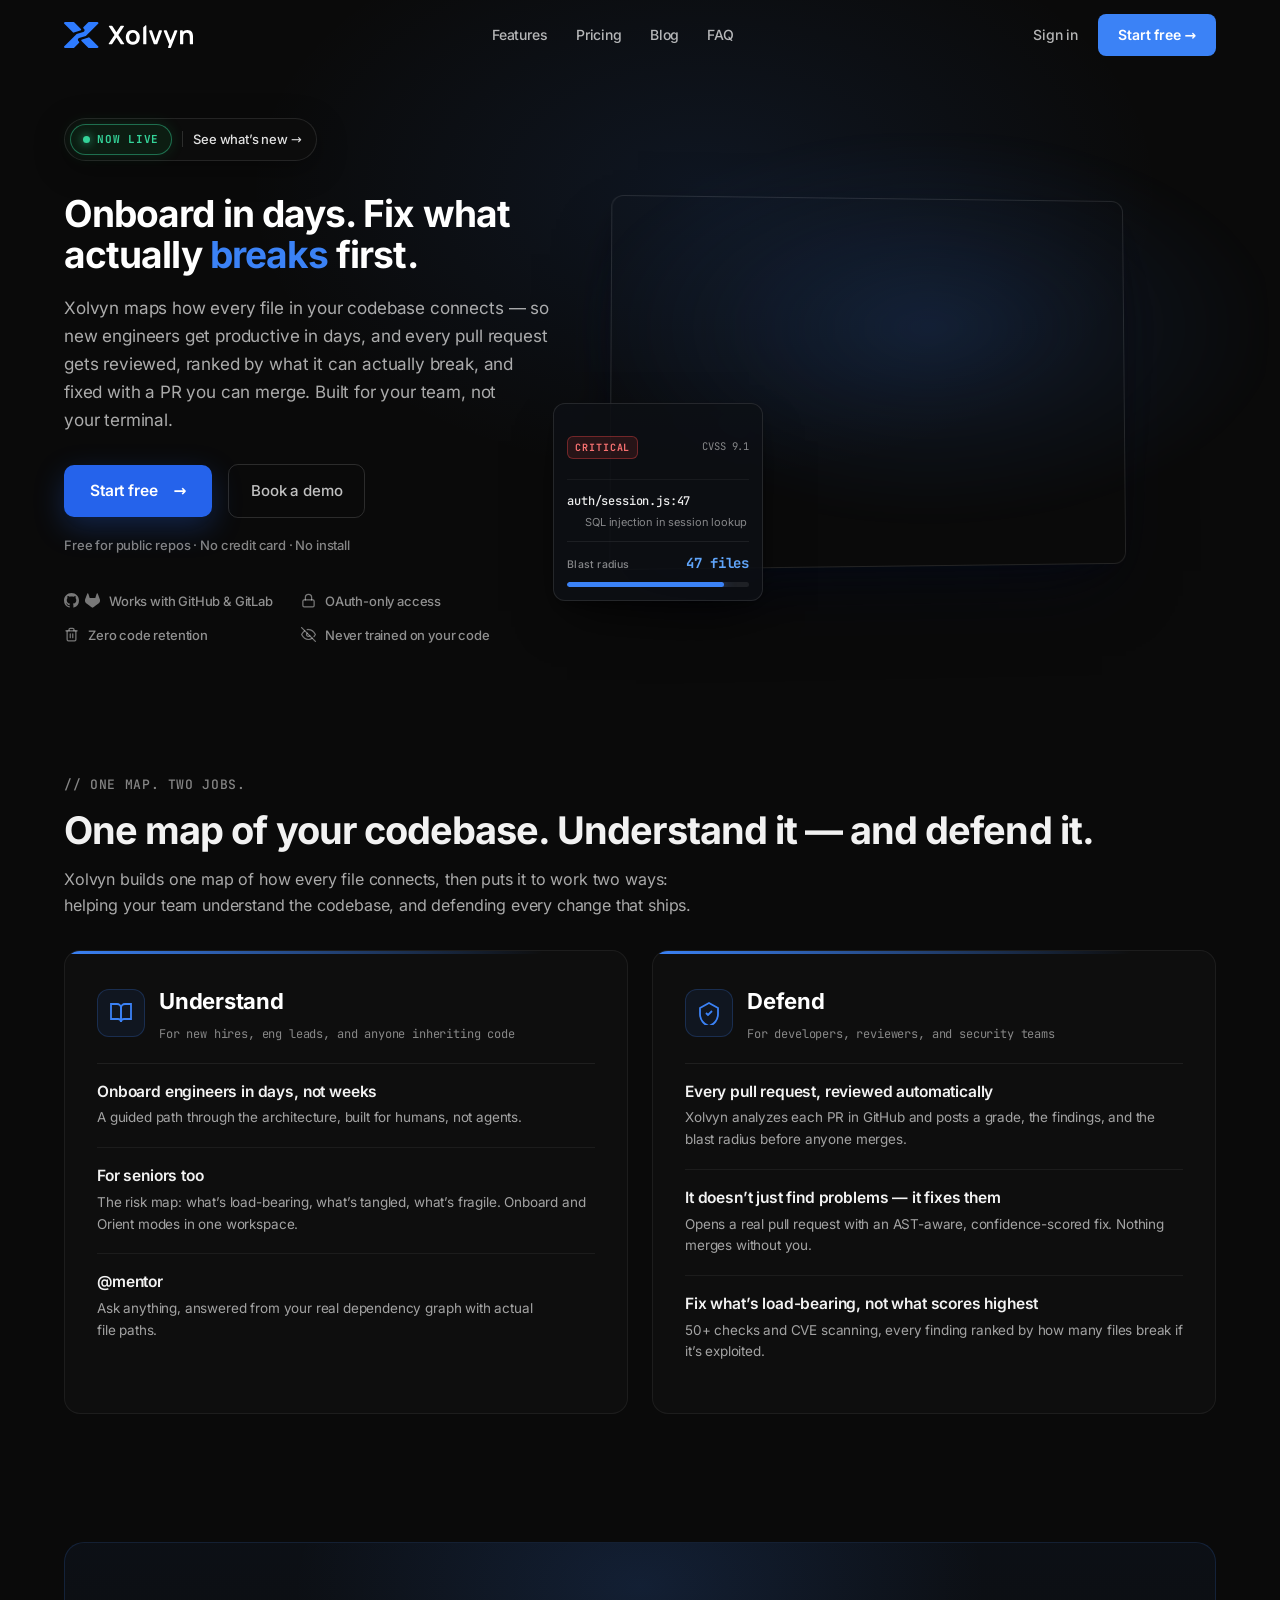
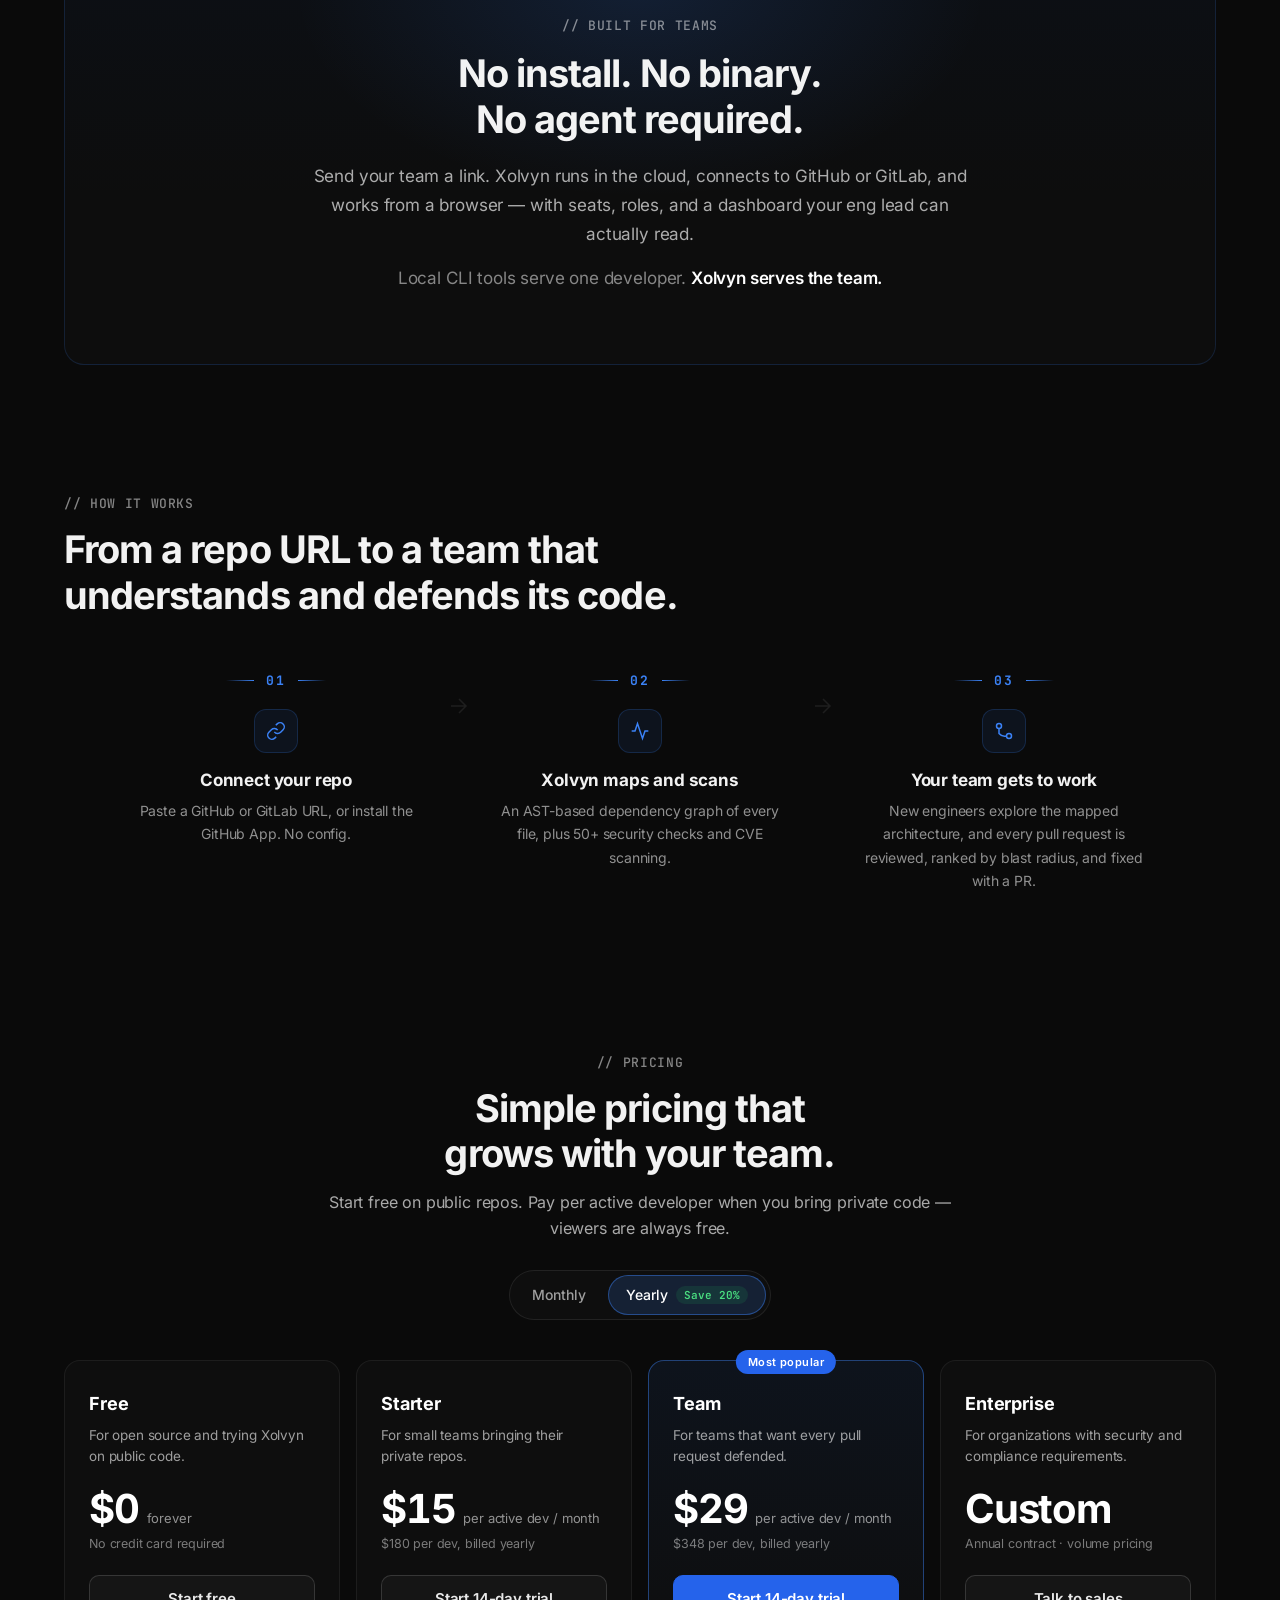
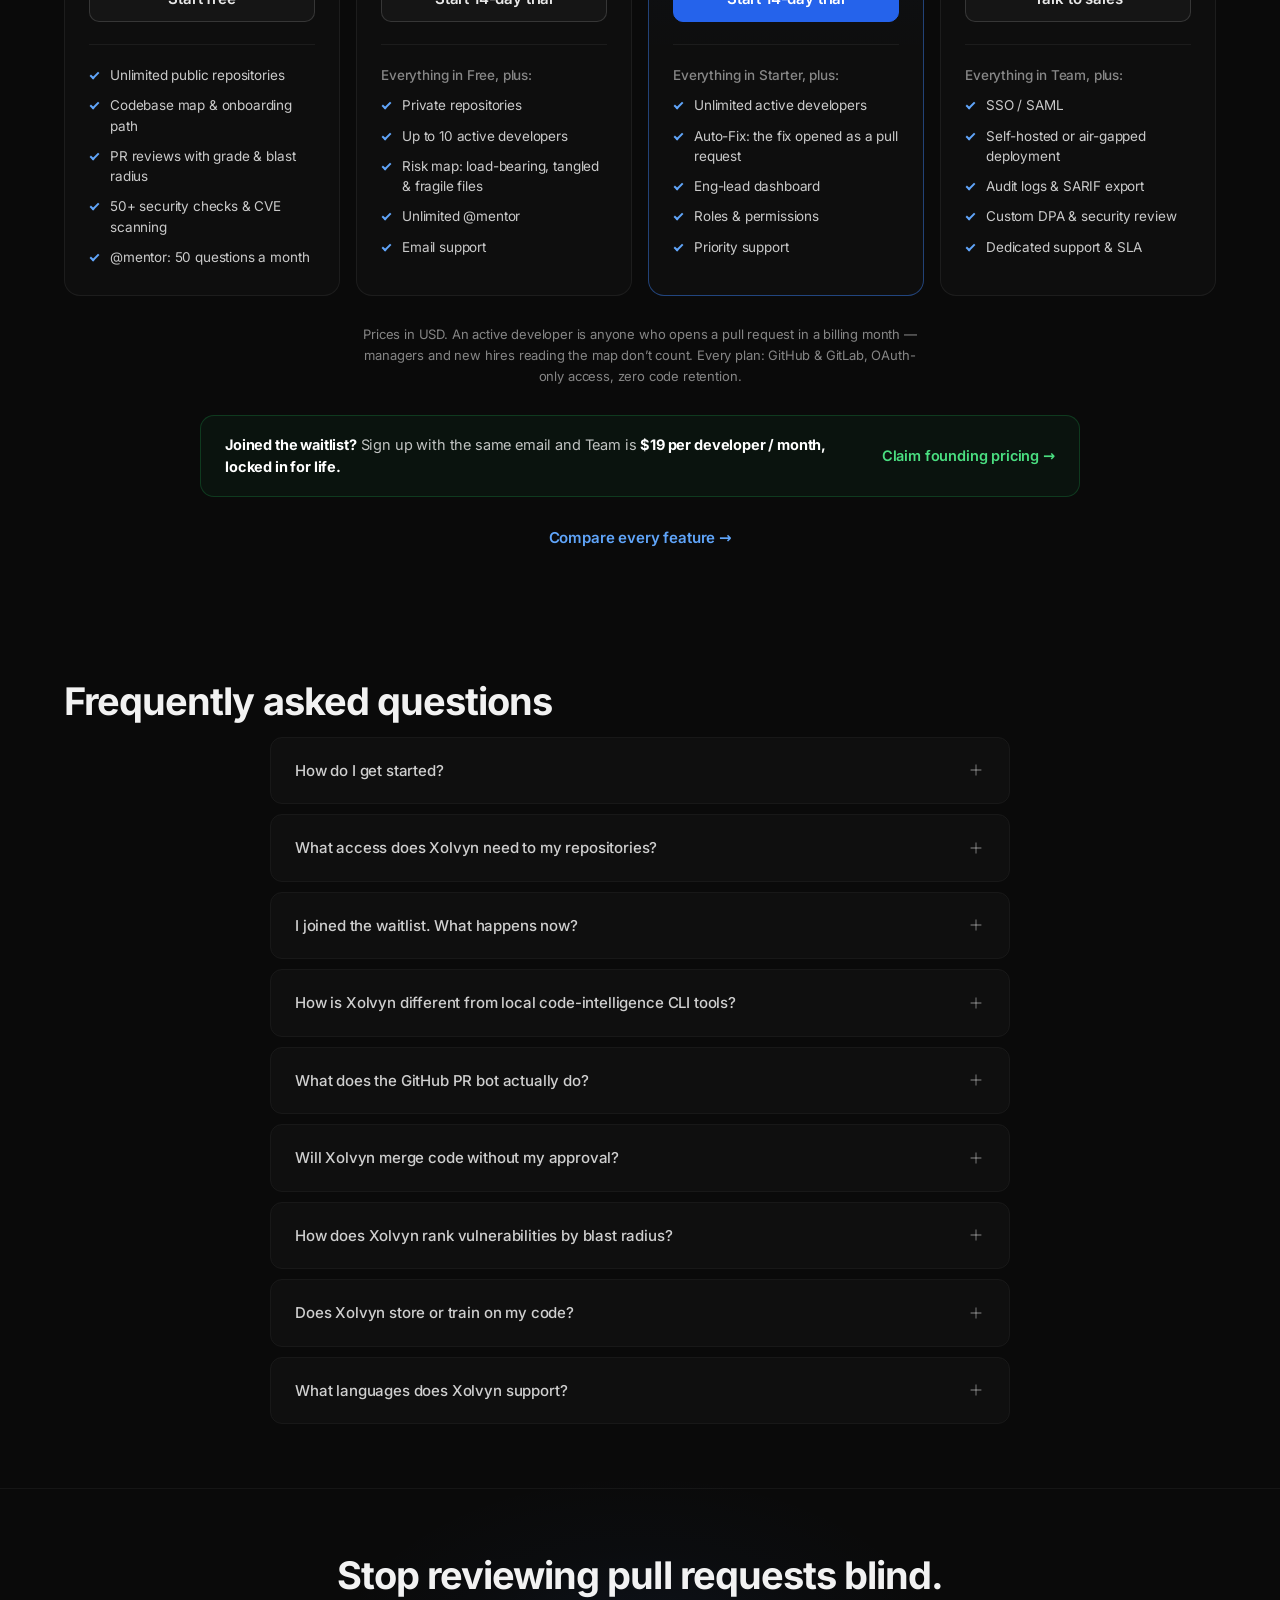
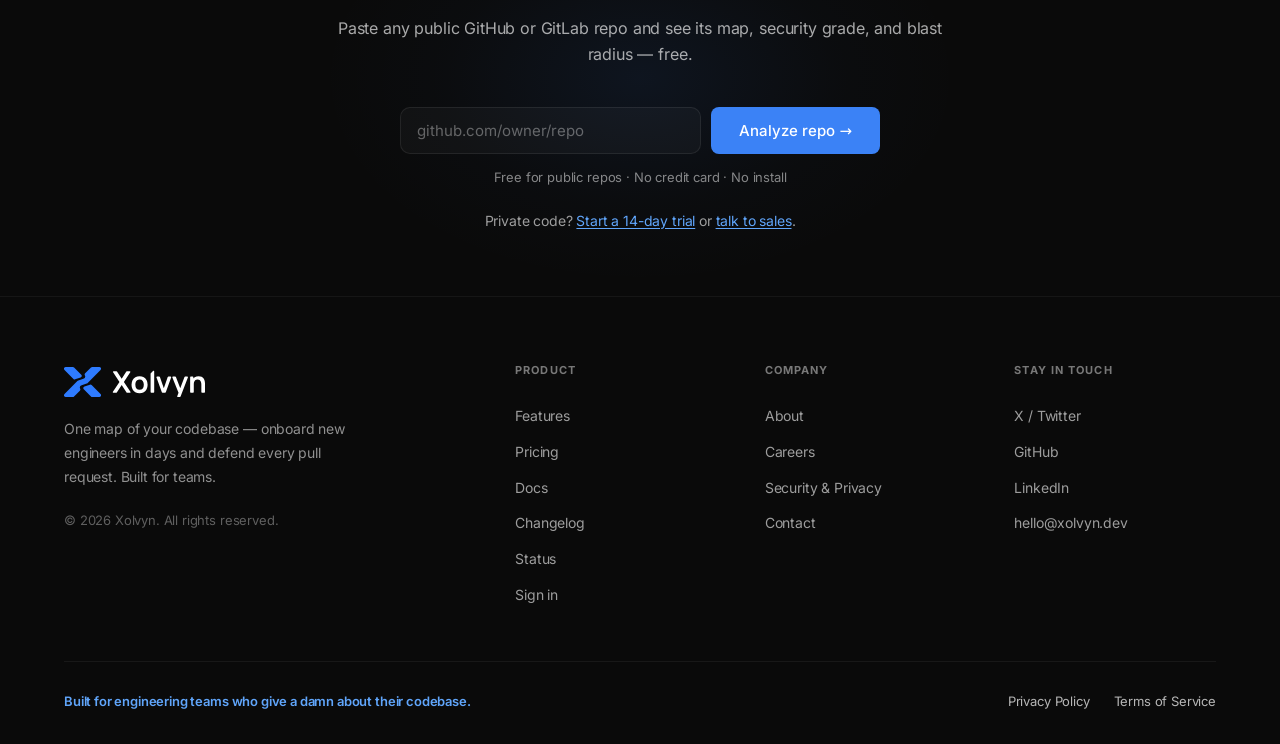
<file: index.html>
<!DOCTYPE html>
<html lang="en">
<head>
<meta charset="UTF-8">
<meta name="viewport" content="width=device-width,initial-scale=1.0,viewport-fit=cover">
<meta name="theme-color" content="#0A0A0A">
<meta name="apple-mobile-web-app-capable" content="yes">
<meta name="apple-mobile-web-app-status-bar-style" content="black-translucent">
<meta name="format-detection" content="telephone=no">
<meta name="robots" content="index,follow,max-image-preview:large">
<meta name="googlebot" content="index,follow">

<title>Xolvyn — Onboard in days. Fix what actually breaks first.</title>
<meta name="description" content="Xolvyn maps your codebase so engineers onboard in days, reviews every pull request, ranks findings by blast radius, and opens the fix as a PR. Built for teams.">
<meta name="author" content="Xolvyn">
<link rel="canonical" href="https://getxolvyn.com/">

<!-- Open Graph / Facebook -->
<meta property="og:type" content="website">
<meta property="og:url" content="https://getxolvyn.com/">
<meta property="og:title" content="Xolvyn — Onboard in days. Fix what actually breaks first.">
<meta property="og:description" content="Xolvyn maps your codebase so new engineers onboard in days — and reviews every pull request, ranking findings by blast radius and opening the fix as a PR. Built for teams.">
<meta property="og:image" content="https://getxolvyn.com/og-image.png">
<meta property="og:image:width" content="1200">
<meta property="og:image:height" content="630">
<meta property="og:image:type" content="image/png">
<meta property="og:image:alt" content="Xolvyn — onboard engineers in days and defend every pull request">
<meta property="og:locale" content="en_US">
<meta property="og:site_name" content="Xolvyn">

<!-- Twitter / X -->
<meta name="twitter:card" content="summary_large_image">
<meta name="twitter:site" content="@xolvyn">
<meta name="twitter:title" content="Xolvyn — Onboard in days. Fix what actually breaks first.">
<meta name="twitter:description" content="Xolvyn maps your codebase so new engineers onboard in days — and reviews every pull request, ranking findings by blast radius and opening the fix as a PR. Built for teams.">
<meta name="twitter:image" content="https://getxolvyn.com/og-image.png">
<meta name="twitter:image:alt" content="Xolvyn — onboard engineers in days and defend every pull request">

<!-- Favicons -->
<link rel="icon" href="/assets/brand/favicon-20261013.ico" sizes="any">
<link rel="icon" type="image/svg+xml" href="/assets/brand/xolvyn-icon-20261013.svg">
<link rel="apple-touch-icon" href="/assets/brand/apple-touch-icon-20261013.png">

<!-- Structured data — JSON-LD for Google rich results -->
<script type="application/ld+json">
{
  "@context": "https://schema.org",
  "@graph": [
    {
      "@type": "Organization",
      "@id": "https://getxolvyn.com/#organization",
      "name": "Xolvyn",
      "url": "https://getxolvyn.com/",
      "logo": {
        "@type": "ImageObject",
        "url": "https://getxolvyn.com/assets/brand/xolvyn-logo-dark-20261013.png",
        "width": 1024,
        "height": 217
      },
      "description": "Xolvyn is codebase intelligence built for engineering teams. From one map of your codebase it helps new engineers onboard in days, and reviews every pull request — ranking findings by blast radius and opening the fix as a pull request you merge. Built for your team, not your terminal.",
      "email": "hello@xolvyn.dev",
      "sameAs": [
        "https://x.com/xolvyn",
        "https://github.com/xolvyn",
        "https://www.linkedin.com/company/xolvyn"
      ]
    },
    {
      "@type": "WebSite",
      "@id": "https://getxolvyn.com/#website",
      "url": "https://getxolvyn.com/",
      "name": "Xolvyn",
      "publisher": { "@id": "https://getxolvyn.com/#organization" }
    },
    {
      "@type": "SoftwareApplication",
      "@id": "https://getxolvyn.com/#software",
      "name": "Xolvyn",
      "applicationCategory": "DeveloperApplication",
      "applicationSubCategory": "Security",
      "operatingSystem": "Web",
      "featureList": [
        "AST-based dependency graph mapping",
        "Guided onboarding workspace for new engineers",
        "@mentor codebase-grounded AI assistant",
        "Automated pull request review in GitHub",
        "Blast-radius vulnerability ranking",
        "Auto-fix pull requests for human review",
        "50+ vulnerability classes and CVE scanning",
        "Team dashboard with seats and roles",
        "GitHub and GitLab integration"
      ],
      "description": "Xolvyn is codebase intelligence built for engineering teams, powered by one AST-based map of your codebase. Understand: new engineers get a guided path through the architecture and @mentor answers grounded in your real dependency graph. Defend: every pull request is reviewed in GitHub, findings ranked by blast radius (how many files depend on the affected code), and the fix opened as a pull request for human review. Hosted, in the browser — no install or agent required.",
      "url": "https://getxolvyn.com/",
      "offers": {
        "@type": "AggregateOffer",
        "priceCurrency": "USD",
        "lowPrice": "0",
        "highPrice": "36",
        "offerCount": "4",
        "url": "https://getxolvyn.com/pricing"
      },
      "publisher": { "@id": "https://getxolvyn.com/#organization" }
    },
    {
      "@type": "FAQPage",
      "@id": "https://getxolvyn.com/#faq",
      "mainEntity": [
        {
          "@type": "Question",
          "name": "How do I get started?",
          "acceptedAnswer": {
            "@type": "Answer",
            "text": "Sign up at xolvyn.dev with GitHub or GitLab, pick a repository, and Xolvyn maps it and posts its first review in minutes. Public repositories are free forever; Starter and Team include a 14-day trial on private code."
          }
        },
        {
          "@type": "Question",
          "name": "What access does Xolvyn need to my repositories?",
          "acceptedAnswer": {
            "@type": "Answer",
            "text": "Xolvyn signs in with GitHub or GitLab OAuth and only works on the repositories you choose to connect. You can disconnect a repository, or your whole account, at any time."
          }
        },
        {
          "@type": "Question",
          "name": "I joined the waitlist. What happens now?",
          "acceptedAnswer": {
            "@type": "Answer",
            "text": "Sign up with the same email address you used for the waitlist. Founding pricing — Team at $19 per active developer per month, locked in for life — applies to your workspace."
          }
        },
        {
          "@type": "Question",
          "name": "How is Xolvyn different from local code-intelligence CLI tools?",
          "acceptedAnswer": {
            "@type": "Answer",
            "text": "Those tools make one developer’s AI agent smarter on their own machine. Xolvyn is built for the team: a workspace humans read, reviews posted right in your pull requests, seats, and a dashboard your eng lead can actually read. No install, no binary, no agent required."
          }
        },
        {
          "@type": "Question",
          "name": "What does the GitHub PR bot actually do?",
          "acceptedAnswer": {
            "@type": "Answer",
            "text": "On every pull request, Xolvyn analyzes the diff against your full dependency graph and posts a comment with a grade, the security findings, and the blast radius — what depends on what you changed, and what breaks if it ships."
          }
        },
        {
          "@type": "Question",
          "name": "Will Xolvyn merge code without my approval?",
          "acceptedAnswer": {
            "@type": "Answer",
            "text": "Never. Auto-fix opens a pull request for you to review — nothing merges without a human approving it."
          }
        },
        {
          "@type": "Question",
          "name": "How does Xolvyn rank vulnerabilities by blast radius?",
          "acceptedAnswer": {
            "@type": "Answer",
            "text": "Xolvyn builds an AST-based dependency graph, then scores each finding by how many files depend on the affected file. A medium-severity issue on a file 47 others rely on can outrank a critical issue on an isolated file — so you fix what can actually break your system first."
          }
        },
        {
          "@type": "Question",
          "name": "Does Xolvyn store or train on my code?",
          "acceptedAnswer": {
            "@type": "Answer",
            "text": "No. Xolvyn shallow-clones your repository, analyzes it in memory, and deletes it immediately. Access is OAuth-only, and your code is never used to train any model."
          }
        },
        {
          "@type": "Question",
          "name": "What languages does Xolvyn support?",
          "acceptedAnswer": {
            "@type": "Answer",
            "text": "AST-based dependency mapping covers TypeScript, JavaScript, Python, Go, and Java. Security scanning runs across your whole repository, including config and infrastructure files."
          }
        }
      ]
    }
  ]
}
</script>
<!-- Self-hosted fonts (same-origin), preloaded -->
<link rel="preload" href="/fonts/inter-variable.woff2" as="font" type="font/woff2" crossorigin>
<link rel="preload" href="/fonts/jetbrains-mono-variable.woff2" as="font" type="font/woff2" crossorigin>
<link rel="stylesheet" href="/styles.css">
<script>document.documentElement.classList.add('js')</script>
</head>
<body>
<a class="skip-link" href="#main-content">Skip to content</a>

<!-- NAV -->
<nav class="navbar" id="navbar">
  <div class="container nav-inner">
    <a href="/" onclick="if(location.pathname==='/'){event.preventDefault();window.scrollTo({top:0,behavior:'smooth'})}" class="nav-logo" aria-label="Xolvyn — home">
      <img src="/assets/brand/xolvyn-logo-dark-small-20261013.svg" alt="" aria-hidden="true" class="nav-logo-img" width="356" height="72">
    </a>
    <div class="nav-links">
      <a href="#features">Features</a>
      <a href="#pricing">Pricing</a>
      <a href="/blog">Blog</a>
      <a href="#faq">FAQ</a>
    </div>
    <!-- PLACEHOLDER URLS: xolvyn.dev/login and xolvyn.dev/signup — confirm before launch -->
    <div class="nav-cta">
      <a href="https://xolvyn.dev/login" class="nav-signin">Sign in</a>
      <a href="https://xolvyn.dev/signup?ref=nav" class="btn btn-primary btn-nav">Start free &rarr;</a>
    </div>
    <button class="hamburger" aria-label="Menu" id="hamburger-btn">
      <span></span><span></span><span></span>
    </button>
  </div>
</nav>

<div class="mobile-menu" id="mobile-menu">
  <a href="#features">Features</a>
  <a href="#pricing">Pricing</a>
  <a href="/blog">Blog</a>
  <a href="#faq">FAQ</a>
  <a href="https://xolvyn.dev/login">Sign in</a>
  <a href="https://xolvyn.dev/signup?ref=nav" class="mobile-cta">Start free &rarr;</a>
</div>

<main id="main-content" tabindex="-1">

<!-- HERO - split layout: copy left, framed product shot right (single visible H1) -->
<section class="lp-hero" aria-labelledby="hero-title">
  <div class="lp-hero-glow" aria-hidden="true"></div>
  <div class="container lp-hero-inner">

    <div class="lp-hero-copy">

      <div class="hero-pill">
        <span class="hero-pill-beta">
          <span class="hero-pill-dot"></span>
          Now live
        </span>
        <span class="hero-pill-sep" aria-hidden="true"></span>
        <a href="https://xolvyn.dev/changelog" class="hero-pill-launch">See what&rsquo;s new &rarr;</a>
      </div>

      <h1 class="lp-hero-title" id="hero-title">Onboard in days. Fix what actually <span class="lp-hero-em">breaks</span> first.</h1>

      <p class="lp-hero-sub">Xolvyn maps how every file in your codebase connects &mdash; so new engineers get productive in days, and every pull request gets reviewed, ranked by what it can actually break, and fixed with a PR you can merge. Built for your team, not your terminal.</p>

      <div class="lp-hero-cta">
        <a href="https://xolvyn.dev/signup?ref=hero" class="btn btn-primary lp-hero-cta-primary">Start free<span class="lp-hero-arrow" aria-hidden="true">&rarr;</span></a>
        <a href="mailto:hello@xolvyn.dev?subject=Xolvyn%20demo" class="btn btn-ghost lp-hero-cta-ghost">Book a demo</a>
      </div>

      <p class="lp-hero-micro">Free for public repos &middot; No credit card &middot; No install</p>

    </div>

    <figure class="lp-hero-shot">
      <div class="lp-hero-shot-glow" aria-hidden="true"></div>
      <div class="lp-hero-frame">
        <picture>
          <source media="(max-width: 767px)" srcset="/assets/hero-product-mobile.webp" width="668" height="478">
          <img class="lp-hero-shot-img" src="/assets/hero-product.webp" width="1026" height="806" loading="eager" fetchpriority="high" decoding="async" alt="Xolvyn onboarding view &mdash; a 'Where do I start?' panel listing the files to read first, with the demo-app repository and its A 96/100 security grade.">
        </picture>
      </div>
      <div class="lp-hero-finding" aria-hidden="true">
        <div class="finding-row">
          <span class="finding-sev">Critical</span>
          <span class="finding-cvss">CVSS 9.1</span>
        </div>
        <p class="finding-file">auth/session.js:47</p>
        <p class="finding-desc">SQL injection in session lookup</p>
        <div class="finding-blast">
          <div class="finding-blast-top">
            <span class="finding-blast-label">Blast radius</span>
            <span class="finding-blast-count">47 files</span>
          </div>
          <div class="finding-blast-track"><span class="finding-blast-fill"></span></div>
        </div>
      </div>
    </figure>

    <ul class="lp-hero-trust" aria-label="Security, privacy, and compatibility">
      <li>
        <span class="lp-hero-trust-icon lp-hero-trust-logos">
          <svg viewBox="0 0 16 16" fill="currentColor" aria-hidden="true"><path d="M8 0c4.42 0 8 3.58 8 8a8.013 8.013 0 0 1-5.45 7.59c-.4.08-.55-.17-.55-.38 0-.27.01-1.13.01-2.2 0-.75-.25-1.23-.54-1.48 1.78-.2 3.65-.88 3.65-3.95 0-.88-.31-1.59-.82-2.15.08-.2.36-1.02-.08-2.12 0 0-.67-.22-2.2.82-.64-.18-1.32-.27-2-.27-.68 0-1.36.09-2 .27-1.53-1.03-2.2-.82-2.2-.82-.44 1.1-.16 1.92-.08 2.12-.51.56-.82 1.28-.82 2.15 0 3.06 1.86 3.75 3.64 3.95-.23.2-.44.55-.51 1.07-.46.21-1.61.55-2.33-.66-.15-.24-.6-.83-1.23-.82-.67.01-.27.38.01.53.34.19.73.9.82 1.13.16.45.68 1.31 2.69.94 0 .67.01 1.3.01 1.49 0 .21-.15.45-.55.38A7.995 7.995 0 0 1 0 8c0-4.42 3.58-8 8-8Z"/></svg>
          <svg viewBox="0 0 24 24" fill="currentColor" aria-hidden="true"><path d="m23.6 9.59-.03-.08-3.27-8.54a.85.85 0 0 0-.84-.55.88.88 0 0 0-.5.18.87.87 0 0 0-.29.45l-2.2 6.75H7.54l-2.2-6.75a.86.86 0 0 0-.29-.45.87.87 0 0 0-.5-.18.85.85 0 0 0-.83.55L.44 9.51l-.03.08a6.07 6.07 0 0 0 2.01 7.02l.01.01.03.02 4.98 3.73 2.46 1.86 1.5 1.13a1.01 1.01 0 0 0 1.22 0l1.5-1.13 2.46-1.86 5.01-3.75.01-.01a6.07 6.07 0 0 0 2-7.01Z"/></svg>
        </span>
        <span>Works with GitHub &amp; GitLab</span>
      </li>
      <li>
        <span class="lp-hero-trust-icon"><svg viewBox="0 0 24 24" fill="none" stroke="currentColor" stroke-width="2" stroke-linecap="round" stroke-linejoin="round" aria-hidden="true"><rect x="3" y="11" width="18" height="11" rx="2"/><path d="M7 11V7a5 5 0 0 1 10 0v4"/></svg></span>
        <span>OAuth-only access</span>
      </li>
      <li>
        <span class="lp-hero-trust-icon"><svg viewBox="0 0 24 24" fill="none" stroke="currentColor" stroke-width="2" stroke-linecap="round" stroke-linejoin="round" aria-hidden="true"><polyline points="3 6 5 6 21 6"/><path d="M19 6v14a2 2 0 0 1-2 2H7a2 2 0 0 1-2-2V6m3 0V4a2 2 0 0 1 2-2h4a2 2 0 0 1 2 2v2"/><line x1="10" y1="11" x2="10" y2="17"/><line x1="14" y1="11" x2="14" y2="17"/></svg></span>
        <span>Zero code retention</span>
      </li>
      <li>
        <span class="lp-hero-trust-icon"><svg viewBox="0 0 24 24" fill="none" stroke="currentColor" stroke-width="2" stroke-linecap="round" stroke-linejoin="round" aria-hidden="true"><path d="M17.94 17.94A10.07 10.07 0 0 1 12 20c-7 0-11-8-11-8a18.45 18.45 0 0 1 5.06-5.94M9.9 4.24A9.12 9.12 0 0 1 12 4c7 0 11 8 11 8a18.5 18.5 0 0 1-2.16 3.19m-6.72-1.07a3 3 0 1 1-4.24-4.24"/><line x1="1" y1="1" x2="23" y2="23"/></svg></span>
        <span>Never trained on your code</span>
      </li>
    </ul>

  </div>
</section>

<!-- ===== SECTION 4 — WHAT XOLVYN DOES ===== -->
<section class="section section--lg" id="features" aria-labelledby="cap-heading">
  <div class="container">
    <div class="section-label fade-up">// ONE MAP. TWO JOBS.</div>
    <h2 class="section-title fade-up" id="cap-heading">One map of your codebase. Understand it &mdash; and defend it.</h2>
    <p class="section-sub fade-up">Xolvyn builds one map of how every file connects, then puts it to work two ways: helping your team understand the codebase, and defending every change that ships.</p>

    <div class="pillars fade-up">

      <!-- PILLAR 1 — UNDERSTAND -->
      <article class="pillar" style="--pillar:#3B82F6" aria-labelledby="pillar-understand">
        <header class="pillar-head">
          <span class="pillar-icon" style="background:rgba(59,130,246,0.08);border-color:rgba(59,130,246,0.22)" aria-hidden="true">
            <svg width="24" height="24" viewBox="0 0 24 24" fill="none" stroke="#3B82F6" stroke-width="1.8"><path d="M2 3h6a4 4 0 0 1 4 4v14a3 3 0 0 0-3-3H2z"/><path d="M22 3h-6a4 4 0 0 0-4 4v14a3 3 0 0 1 3-3h7z"/></svg>
          </span>
          <div>
            <h3 class="pillar-name" id="pillar-understand">Understand</h3>
            <p class="pillar-tag">For new hires, eng leads, and anyone inheriting code</p>
          </div>
        </header>
        <ul class="pillar-list">
          <li class="pillar-item">
            <h4>Onboard engineers in days, not weeks</h4>
            <p>A guided path through the architecture, built for humans, not agents.</p>
          </li>
          <li class="pillar-item">
            <h4>For seniors too</h4>
            <p>The risk map: what&rsquo;s load-bearing, what&rsquo;s tangled, what&rsquo;s fragile. Onboard and Orient modes in one workspace.</p>
          </li>
          <li class="pillar-item">
            <h4>@mentor</h4>
            <p>Ask anything, answered from your real dependency graph with actual file paths.</p>
          </li>
        </ul>
      </article>

      <!-- PILLAR 2 — DEFEND -->
      <article class="pillar" style="--pillar:#3B82F6" aria-labelledby="pillar-defend">
        <header class="pillar-head">
          <span class="pillar-icon" style="background:rgba(59,130,246,0.08);border-color:rgba(59,130,246,0.22)" aria-hidden="true">
            <svg width="24" height="24" viewBox="0 0 24 24" fill="none" stroke="#3B82F6" stroke-width="1.8"><path d="M12 2L3 7v6c0 5.55 3.84 10.74 9 12 5.16-1.26 9-6.45 9-12V7l-9-5z"/><path d="M9 12l2 2 4-4"/></svg>
          </span>
          <div>
            <h3 class="pillar-name" id="pillar-defend">Defend</h3>
            <p class="pillar-tag">For developers, reviewers, and security teams</p>
          </div>
        </header>
        <ul class="pillar-list">
          <li class="pillar-item">
            <h4>Every pull request, reviewed automatically</h4>
            <p>Xolvyn analyzes each PR in GitHub and posts a grade, the findings, and the blast radius before anyone merges.</p>
          </li>
          <li class="pillar-item">
            <h4>It doesn&rsquo;t just find problems &mdash; it fixes them</h4>
            <p>Opens a real pull request with an AST-aware, confidence-scored fix. Nothing merges without you.</p>
          </li>
          <li class="pillar-item">
            <h4>Fix what&rsquo;s load-bearing, not what scores highest</h4>
            <p>50+ checks and CVE scanning, every finding ranked by how many files break if it&rsquo;s exploited.</p>
          </li>
        </ul>
      </article>

    </div>
  </div>
</section>

<!-- ===== BUILT FOR TEAMS — the competitive line in the sand ===== -->
<section class="section section--lg" aria-labelledby="teams-heading">
  <div class="container">
    <div class="teams-band fade-up">
      <div class="teams-glow" aria-hidden="true"></div>
      <div class="section-label">// BUILT FOR TEAMS</div>
      <h2 class="section-title teams-title" id="teams-heading">No install. No binary.<br>No agent required.</h2>
      <p class="teams-body">Send your team a link. Xolvyn runs in the cloud, connects to GitHub or GitLab, and works from a browser &mdash; with seats, roles, and a dashboard your eng lead can actually read.</p>
      <p class="teams-kicker">Local CLI tools serve one developer. <strong>Xolvyn serves the team.</strong></p>
    </div>
  </div>
</section>

<!-- ===== HOW IT WORKS ===== -->
<section class="section section--lg" id="how-it-works" aria-labelledby="hiw-heading">
  <div class="container">
    <div class="section-label fade-up">// HOW IT WORKS</div>
    <h2 class="section-title fade-up" id="hiw-heading">From a repo URL to a team that understands and defends its code.</h2>

    <div class="hiw-steps fade-up">

      <div class="hiw-step" style="--accent:#3B82F6">
        <span class="hiw-num">01</span>
        <div class="hiw-icon" style="background:rgba(59,130,246,0.08);border-color:rgba(59,130,246,0.2)" aria-hidden="true">
          <svg width="20" height="20" viewBox="0 0 24 24" fill="none" stroke="#3B82F6" stroke-width="1.8"><path d="M10 13a5 5 0 0 0 7.54.54l3-3a5 5 0 0 0-7.07-7.07l-1.72 1.71"/><path d="M14 11a5 5 0 0 0-7.54-.54l-3 3a5 5 0 0 0 7.07 7.07l1.71-1.71"/></svg>
        </div>
        <h3>Connect your repo</h3>
        <p>Paste a GitHub or GitLab URL, or install the GitHub App. No config.</p>
      </div>

      <div class="hiw-connector" aria-hidden="true">
        <svg width="24" height="24" viewBox="0 0 24 24" fill="none" stroke="rgba(255,255,255,0.12)" stroke-width="1.5"><path d="M5 12h14M13 5l7 7-7 7"/></svg>
      </div>

      <div class="hiw-step" style="--accent:#3B82F6">
        <span class="hiw-num">02</span>
        <div class="hiw-icon" style="background:rgba(59,130,246,0.08);border-color:rgba(59,130,246,0.2)" aria-hidden="true">
          <svg width="20" height="20" viewBox="0 0 24 24" fill="none" stroke="#3B82F6" stroke-width="1.8"><polyline points="22 12 18 12 15 21 9 3 6 12 2 12"/></svg>
        </div>
        <h3>Xolvyn maps and scans</h3>
        <p>An AST-based dependency graph of every file, plus 50+ security checks and CVE scanning.</p>
      </div>

      <div class="hiw-connector" aria-hidden="true">
        <svg width="24" height="24" viewBox="0 0 24 24" fill="none" stroke="rgba(255,255,255,0.12)" stroke-width="1.5"><path d="M5 12h14M13 5l7 7-7 7"/></svg>
      </div>

      <div class="hiw-step" style="--accent:#3B82F6">
        <span class="hiw-num">03</span>
        <div class="hiw-icon" style="background:rgba(59,130,246,0.08);border-color:rgba(59,130,246,0.2)" aria-hidden="true">
          <svg width="20" height="20" viewBox="0 0 24 24" fill="none" stroke="#3B82F6" stroke-width="1.8"><circle cx="18" cy="18" r="3"/><circle cx="6" cy="6" r="3"/><path d="M6 9v6a9 9 0 0 0 9 3"/></svg>
        </div>
        <h3>Your team gets to work</h3>
        <p>New engineers explore the mapped architecture, and every pull request is reviewed, ranked by blast radius, and fixed with a PR.</p>
      </div>

    </div>
  </div>
</section>

<!-- ===== PRICING ===== -->
<!-- PLACEHOLDER URLS: the app on xolvyn.dev isn't live yet. Every
     "https://xolvyn.dev/signup?plan=…" link here and on /pricing is a
     placeholder — confirm the real signup URLs before launch. Plan cards are
     duplicated in pricing.html; keep the two in sync. -->
<section class="section section--lg" id="pricing" aria-labelledby="pricing-heading">
  <div class="container">
    <div class="pricing-head fade-up">
      <div class="section-label">// PRICING</div>
      <h2 class="section-title" id="pricing-heading">Simple pricing that grows with your team.</h2>
      <p class="section-sub">Start free on public repos. Pay per active developer when you bring private code &mdash; viewers are always free.</p>
    </div>

    <div class="billing-toggle-wrap fade-up">
      <div class="billing-toggle" role="group" aria-label="Billing period">
        <button type="button" data-billing="monthly" aria-pressed="false">Monthly</button>
        <button type="button" data-billing="yearly" aria-pressed="true">Yearly <span class="billing-save">Save 20%</span></button>
      </div>
    </div>

    <div class="plans fade-up">
      <article class="plan" aria-labelledby="plan-free-name">
        <h3 class="plan-name" id="plan-free-name">Free</h3>
        <p class="plan-for">For open source and trying Xolvyn on public code.</p>
        <p class="plan-price"><span class="plan-amount">$0</span><span class="plan-unit">forever</span></p>
        <p class="plan-billing">No credit card required</p>
        <a href="https://xolvyn.dev/signup?plan=free" class="btn plan-cta">Start free</a>
        <ul class="plan-features">
          <li>Unlimited public repositories</li>
          <li>Codebase map &amp; onboarding path</li>
          <li>PR reviews with grade &amp; blast radius</li>
          <li>50+ security checks &amp; CVE scanning</li>
          <li>@mentor: 50 questions a month</li>
        </ul>
      </article>

      <article class="plan" aria-labelledby="plan-starter-name">
        <h3 class="plan-name" id="plan-starter-name">Starter</h3>
        <p class="plan-for">For small teams bringing their private repos.</p>
        <p class="plan-price"><span class="plan-amount" data-monthly="$19" data-yearly="$15">$15</span><span class="plan-unit">per active dev / month</span></p>
        <p class="plan-billing" data-monthly="Billed monthly" data-yearly="$180 per dev, billed yearly">$180 per dev, billed yearly</p>
        <a href="https://xolvyn.dev/signup?plan=starter" class="btn plan-cta">Start 14-day trial</a>
        <ul class="plan-features">
          <li class="plan-inherit">Everything in Free, plus:</li>
          <li>Private repositories</li>
          <li>Up to 10 active developers</li>
          <li>Risk map: load-bearing, tangled &amp; fragile files</li>
          <li>Unlimited @mentor</li>
          <li>Email support</li>
        </ul>
      </article>

      <article class="plan plan--featured" aria-labelledby="plan-team-name">
        <span class="plan-badge">Most popular</span>
        <h3 class="plan-name" id="plan-team-name">Team</h3>
        <p class="plan-for">For teams that want every pull request defended.</p>
        <p class="plan-price"><span class="plan-amount" data-monthly="$36" data-yearly="$29">$29</span><span class="plan-unit">per active dev / month</span></p>
        <p class="plan-billing" data-monthly="Billed monthly" data-yearly="$348 per dev, billed yearly">$348 per dev, billed yearly</p>
        <a href="https://xolvyn.dev/signup?plan=team" class="btn btn-primary plan-cta">Start 14-day trial</a>
        <ul class="plan-features">
          <li class="plan-inherit">Everything in Starter, plus:</li>
          <li>Unlimited active developers</li>
          <li>Auto-Fix: the fix opened as a pull request</li>
          <li>Eng-lead dashboard</li>
          <li>Roles &amp; permissions</li>
          <li>Priority support</li>
        </ul>
      </article>

      <article class="plan" aria-labelledby="plan-enterprise-name">
        <h3 class="plan-name" id="plan-enterprise-name">Enterprise</h3>
        <p class="plan-for">For organizations with security and compliance requirements.</p>
        <p class="plan-price"><span class="plan-amount">Custom</span></p>
        <p class="plan-billing">Annual contract &middot; volume pricing</p>
        <a href="mailto:hello@xolvyn.dev?subject=Xolvyn%20Enterprise" class="btn plan-cta">Talk to sales</a>
        <ul class="plan-features">
          <li class="plan-inherit">Everything in Team, plus:</li>
          <li>SSO / SAML</li>
          <li>Self-hosted or air-gapped deployment</li>
          <li>Audit logs &amp; SARIF export</li>
          <li>Custom DPA &amp; security review</li>
          <li>Dedicated support &amp; SLA</li>
        </ul>
      </article>
    </div>

    <p class="plans-fineprint">Prices in USD. An active developer is anyone who opens a pull request in a billing month &mdash; managers and new hires reading the map don&rsquo;t count. Every plan: GitHub &amp; GitLab, OAuth-only access, zero code retention.</p>

    <div class="founding-strip fade-up">
      <p><strong>Joined the waitlist?</strong> Sign up with the same email and Team is <strong>$19 per developer / month, locked in for life.</strong></p>
      <a href="https://xolvyn.dev/signup?plan=team&amp;founding=1" class="founding-strip-link">Claim founding pricing &rarr;</a>
    </div>

    <a href="/pricing" class="plans-compare-link">Compare every feature &rarr;</a>
  </div>
</section>

<!-- ===== SECTION 7 — FAQ ===== -->
<section class="section section--lg" id="faq" aria-labelledby="faq-heading">
  <div class="container">
    <h2 class="section-title fade-up" id="faq-heading">Frequently asked questions</h2>

    <div class="faq-list fade-up">
      <div class="faq-item">
        <div class="faq-q" tabindex="0" role="button" aria-expanded="false">How do I get started?<svg width="18" height="18" viewBox="0 0 20 20" fill="none" stroke="currentColor" stroke-width="2"><line x1="10" y1="4" x2="10" y2="16"/><line x1="4" y1="10" x2="16" y2="10"/></svg></div>
        <div class="faq-a"><p>Sign up at xolvyn.dev with GitHub or GitLab, pick a repository, and Xolvyn maps it and posts its first review in minutes. Public repositories are free forever; Starter and Team include a 14-day trial on private code.</p></div>
      </div>
      <div class="faq-item">
        <div class="faq-q" tabindex="0" role="button" aria-expanded="false">What access does Xolvyn need to my repositories?<svg width="18" height="18" viewBox="0 0 20 20" fill="none" stroke="currentColor" stroke-width="2"><line x1="10" y1="4" x2="10" y2="16"/><line x1="4" y1="10" x2="16" y2="10"/></svg></div>
        <div class="faq-a"><p>Xolvyn signs in with GitHub or GitLab OAuth and only works on the repositories you choose to connect. You can disconnect a repository, or your whole account, at any time.</p></div>
      </div>
      <div class="faq-item">
        <div class="faq-q" tabindex="0" role="button" aria-expanded="false">I joined the waitlist. What happens now?<svg width="18" height="18" viewBox="0 0 20 20" fill="none" stroke="currentColor" stroke-width="2"><line x1="10" y1="4" x2="10" y2="16"/><line x1="4" y1="10" x2="16" y2="10"/></svg></div>
        <div class="faq-a"><p>Sign up with the same email address you used for the waitlist. Founding pricing &mdash; Team at $19 per active developer per month, locked in for life &mdash; applies to your workspace.</p></div>
      </div>
      <div class="faq-item">
        <div class="faq-q" tabindex="0" role="button" aria-expanded="false">How is Xolvyn different from local code-intelligence CLI tools?<svg width="18" height="18" viewBox="0 0 20 20" fill="none" stroke="currentColor" stroke-width="2"><line x1="10" y1="4" x2="10" y2="16"/><line x1="4" y1="10" x2="16" y2="10"/></svg></div>
        <div class="faq-a"><p>Those tools make one developer&rsquo;s AI agent smarter on their own machine. Xolvyn is built for the team: a workspace humans read, reviews posted right in your pull requests, seats, and a dashboard your eng lead can actually read. No install, no binary, no agent required.</p></div>
      </div>
      <div class="faq-item">
        <div class="faq-q" tabindex="0" role="button" aria-expanded="false">What does the GitHub PR bot actually do?<svg width="18" height="18" viewBox="0 0 20 20" fill="none" stroke="currentColor" stroke-width="2"><line x1="10" y1="4" x2="10" y2="16"/><line x1="4" y1="10" x2="16" y2="10"/></svg></div>
        <div class="faq-a"><p>On every pull request, Xolvyn analyzes the diff against your full dependency graph and posts a comment with a grade, the security findings, and the blast radius &mdash; what depends on what you changed, and what breaks if it ships.</p></div>
      </div>
      <div class="faq-item">
        <div class="faq-q" tabindex="0" role="button" aria-expanded="false">Will Xolvyn merge code without my approval?<svg width="18" height="18" viewBox="0 0 20 20" fill="none" stroke="currentColor" stroke-width="2"><line x1="10" y1="4" x2="10" y2="16"/><line x1="4" y1="10" x2="16" y2="10"/></svg></div>
        <div class="faq-a"><p>Never. Auto-fix opens a pull request for you to review &mdash; nothing merges without a human approving it.</p></div>
      </div>
      <div class="faq-item">
        <div class="faq-q" tabindex="0" role="button" aria-expanded="false">How does Xolvyn rank vulnerabilities by blast radius?<svg width="18" height="18" viewBox="0 0 20 20" fill="none" stroke="currentColor" stroke-width="2"><line x1="10" y1="4" x2="10" y2="16"/><line x1="4" y1="10" x2="16" y2="10"/></svg></div>
        <div class="faq-a"><p>Xolvyn builds an AST-based dependency graph, then scores each finding by how many files depend on the affected file. A medium-severity issue on a file 47 others rely on can outrank a critical issue on an isolated file &mdash; so you fix what can actually break your system first.</p></div>
      </div>
      <div class="faq-item">
        <div class="faq-q" tabindex="0" role="button" aria-expanded="false">Does Xolvyn store or train on my code?<svg width="18" height="18" viewBox="0 0 20 20" fill="none" stroke="currentColor" stroke-width="2"><line x1="10" y1="4" x2="10" y2="16"/><line x1="4" y1="10" x2="16" y2="10"/></svg></div>
        <div class="faq-a"><p>No. Xolvyn shallow-clones your repository, analyzes it in memory, and deletes it immediately. Access is OAuth-only, and your code is never used to train any model.</p></div>
      </div>
      <div class="faq-item">
        <div class="faq-q" tabindex="0" role="button" aria-expanded="false">What languages does Xolvyn support?<svg width="18" height="18" viewBox="0 0 20 20" fill="none" stroke="currentColor" stroke-width="2"><line x1="10" y1="4" x2="10" y2="16"/><line x1="4" y1="10" x2="16" y2="10"/></svg></div>
        <div class="faq-a"><p>AST-based dependency mapping covers TypeScript, JavaScript, Python, Go, and Java. Security scanning runs across your whole repository, including config and infrastructure files.</p></div>
      </div>
    </div>
  </div>
</section>

<!-- ===== SECTION 8 — FINAL CTA ===== -->
<!-- PLACEHOLDER URL: the form submits to xolvyn.dev/analyze?repo=… — confirm before launch -->
<section class="section section--lg cta-band" id="get-started" aria-labelledby="cta-heading">
  <div class="container">
    <div class="cta-band-inner">
      <div class="cta-band-glow" aria-hidden="true"></div>
      <h2 class="section-title fade-up" id="cta-heading" style="text-align:center;max-width:640px;margin:0 auto 16px">Stop reviewing pull requests blind.</h2>
      <p class="section-sub fade-up" style="text-align:center;margin:0 auto 40px">Paste any public GitHub or GitLab repo and see its map, security grade, and blast radius &mdash; free.</p>

      <form class="repo-form fade-up" id="repo-form" action="https://xolvyn.dev/analyze" method="get" novalidate>
        <label for="repo-url" class="sr-only">Public repository URL</label>
        <input type="text" inputmode="url" autocomplete="off" spellcheck="false" name="repo" id="repo-url" placeholder="github.com/owner/repo" aria-describedby="repo-error">
        <button type="submit" class="btn btn-primary">Analyze repo &rarr;</button>
      </form>
      <p class="repo-error" id="repo-error" role="alert" aria-live="assertive" hidden></p>
      <p class="repo-note fade-up">Free for public repos &middot; No credit card &middot; No install</p>
      <p class="repo-alt fade-up">Private code? <a href="https://xolvyn.dev/signup?plan=team&amp;ref=cta">Start a 14-day trial</a> or <a href="mailto:hello@xolvyn.dev?subject=Xolvyn%20Enterprise">talk to sales</a>.</p>
    </div>
  </div>
</section>

</main>

<!-- ===== SECTION 9 — FOOTER ===== -->
<footer class="footer" role="contentinfo">
  <div class="container">
    <div class="footer-grid">
      <div class="footer-brand">
        <a href="/" onclick="if(location.pathname==='/'){event.preventDefault();window.scrollTo({top:0,behavior:'smooth'})}" class="footer-logo-link" aria-label="Xolvyn &mdash; home">
          <picture><source media="(max-width: 768px)" srcset="/assets/brand/xolvyn-logo-dark-20261013.svg" width="339" height="72"><img src="/assets/brand/xolvyn-logo-dark-small-20261013.svg" alt="" aria-hidden="true" class="footer-logo-img" width="356" height="72" loading="lazy"></picture>
        </a>
        <p>One map of your codebase &mdash; onboard new engineers in days and defend every pull request. Built for teams.</p>
        <p class="footer-copy">&copy; 2026 Xolvyn. All rights reserved.</p>
      </div>
      <div>
        <h4>Product</h4>
        <a href="#features">Features</a>
        <a href="/pricing">Pricing</a>
        <a href="https://xolvyn.dev/docs">Docs</a>
        <a href="https://xolvyn.dev/changelog">Changelog</a>
        <a href="https://status.xolvyn.dev">Status</a>
        <a href="https://xolvyn.dev/login">Sign in</a>
      </div>
      <div>
        <h4>Company</h4>
        <button type="button" class="footer-modal-btn" onclick="openModal('about-modal')">About</button>
        <a href="/careers">Careers</a>
        <button type="button" class="footer-modal-btn" onclick="openModal('security-modal')">Security &amp; Privacy</button>
        <a href="mailto:hello@xolvyn.dev">Contact</a>
      </div>
      <div>
        <h4>Stay in Touch</h4>
        <a href="https://x.com/xolvyn" target="_blank" rel="noopener">X / Twitter</a>
        <a href="https://github.com/xolvyn" target="_blank" rel="noopener">GitHub</a>
        <a href="https://www.linkedin.com/company/xolvyn" target="_blank" rel="noopener">LinkedIn</a>
        <a href="mailto:hello@xolvyn.dev">hello@xolvyn.dev</a>
      </div>
    </div>
    <div class="footer-bottom">
      <span class="footer-tagline">Built for engineering teams who give a damn about their codebase.</span>
      <div class="footer-legal">
        <button type="button" class="footer-modal-btn" onclick="openModal('privacy-modal')">Privacy Policy</button>
        <button type="button" class="footer-modal-btn" onclick="openModal('terms-modal')">Terms of Service</button>
      </div>
    </div>
  </div>
</footer>

<!-- ===== MODALS ===== -->
<div class="modal-overlay" id="about-modal" onclick="closeModalIfOverlay(event, 'about-modal')">
  <div class="modal">
    <button class="modal-close" onclick="closeModal('about-modal')" aria-label="Close">&times;</button>
    <div class="modal-icon" style="background:rgba(59,130,246,0.1);border-color:rgba(59,130,246,0.25)">
      <svg width="20" height="20" viewBox="0 0 24 24" fill="none" stroke="#3B82F6" stroke-width="1.8"><circle cx="12" cy="12" r="10"/><line x1="12" y1="16" x2="12" y2="12"/><circle cx="12" cy="8" r="1" fill="#3B82F6"/></svg>
    </div>
    <h3>About Xolvyn</h3>
    <p>Xolvyn is building the intelligence layer for modern codebases — a platform that runs 50+ security checks, maps your architecture, and ranks every finding by blast radius so teams fix what can break things first.</p>
    <p>We're a small team of engineers who've felt the pain firsthand: 3-week onboarding, invisible dependencies, security issues discovered at 2am. Xolvyn is what we wished existed at every company we've worked at.</p>
    <p class="modal-meta">Live at <a href="https://xolvyn.dev" style="color:#60A5FA">xolvyn.dev</a> &middot; <a href="mailto:hello@xolvyn.dev" style="color:#60A5FA">hello@xolvyn.dev</a></p>
  </div>
</div>

<div class="modal-overlay" id="security-modal" onclick="closeModalIfOverlay(event, 'security-modal')">
  <div class="modal">
    <button class="modal-close" onclick="closeModal('security-modal')" aria-label="Close">&times;</button>
    <div class="modal-icon" style="background:rgba(59,130,246,0.1);border-color:rgba(59,130,246,0.25)">
      <svg width="20" height="20" viewBox="0 0 24 24" fill="none" stroke="#3B82F6" stroke-width="1.8"><path d="M12 2L3 7v6c0 5.55 3.84 10.74 9 12 5.16-1.26 9-6.45 9-12V7l-9-5z"/><polyline points="9 12 11 14 15 10"/></svg>
    </div>
    <h3>Security &amp; Privacy</h3>
    <ul class="modal-list">
      <li><strong>Zero code retention.</strong> Xolvyn performs a shallow git clone, runs analysis in memory, and immediately deletes your source. We store only computed metadata — never your actual code.</li>
      <li><strong>No AI training on your code.</strong> Your codebase is never used to train any AI model — ours or third-party.</li>
      <li><strong>OAuth-only authentication.</strong> We use GitHub and GitLab OAuth. Your tokens are encrypted at rest with AES-256 and transmitted over TLS 1.3.</li>
      <li><strong>SOC 2 Type II in progress.</strong> Enterprise self-hosted option available for air-gapped environments.</li>
      <li><strong>GDPR &amp; CCPA compliant.</strong> Right to data deletion honored within 30 days. Email <a href="mailto:hello@xolvyn.dev" style="color:#60A5FA">hello@xolvyn.dev</a> for requests.</li>
    </ul>
    <p class="modal-meta">Last updated: 2026 &middot; Need our security whitepaper? Email <a href="mailto:hello@xolvyn.dev?subject=Security%20whitepaper" style="color:#60A5FA">hello@xolvyn.dev</a>.</p>
  </div>
</div>

<div class="modal-overlay" id="privacy-modal" onclick="closeModalIfOverlay(event, 'privacy-modal')">
  <div class="modal">
    <button class="modal-close" onclick="closeModal('privacy-modal')" aria-label="Close">&times;</button>
    <div class="modal-icon" style="background:rgba(59,130,246,0.1);border-color:rgba(59,130,246,0.25)">
      <svg width="20" height="20" viewBox="0 0 24 24" fill="none" stroke="#3B82F6" stroke-width="1.8"><rect x="3" y="11" width="18" height="11" rx="2"/><path d="M7 11V7a5 5 0 0 1 10 0v4"/></svg>
    </div>
    <h3>Privacy Policy</h3>
    <p><strong>Data we collect:</strong> Your account email, GitHub or GitLab OAuth tokens (encrypted), and computed metadata from your analyses.</p>
    <p><strong>Data we never collect:</strong> Your source code, your conversations with @mentor, your IP address for tracking, or any data beyond what's needed for the product to function.</p>
    <p><strong>Third parties:</strong> Gemini AI (for @mentor — no code training, no retention).</p>
    <p><strong>Your rights:</strong> Email <a href="mailto:hello@xolvyn.dev" style="color:#60A5FA">hello@xolvyn.dev</a> to access, export, or delete your data. We honor requests within 30 days.</p>
    <p class="modal-meta"><a href="https://xolvyn.dev/privacy" style="color:#60A5FA">Read the full privacy policy &rarr;</a></p>
  </div>
</div>

<div class="modal-overlay" id="terms-modal" onclick="closeModalIfOverlay(event, 'terms-modal')">
  <div class="modal">
    <button class="modal-close" onclick="closeModal('terms-modal')" aria-label="Close">&times;</button>
    <div class="modal-icon" style="background:rgba(59,130,246,0.1);border-color:rgba(59,130,246,0.25)">
      <svg width="20" height="20" viewBox="0 0 24 24" fill="none" stroke="#3B82F6" stroke-width="1.8"><path d="M14 2H6a2 2 0 0 0-2 2v16a2 2 0 0 0 2 2h12a2 2 0 0 0 2-2V8z"/><polyline points="14 2 14 8 20 8"/><line x1="9" y1="13" x2="15" y2="13"/><line x1="9" y1="17" x2="13" y2="17"/></svg>
    </div>
    <h3>Terms of Service</h3>
    <p>The short version of what you agree to when you create a Xolvyn account:</p>
    <ul class="modal-list">
      <li>Xolvyn only works on the repositories you connect, and you can disconnect them at any time.</li>
      <li>Auto-Fix opens pull requests for your review &mdash; nothing merges without a human approving it.</li>
      <li>Founding member pricing &mdash; locked in for life &mdash; applies to teams who joined the waitlist before general availability.</li>
      <li>Product emails can be turned off at any time using the link in any email we send.</li>
    </ul>
    <p class="modal-meta"><a href="https://xolvyn.dev/terms" style="color:#60A5FA">Read the full terms of service &rarr;</a></p>
  </div>
</div>

<script defer src="script.js"></script>
</body>
</html>
</file>
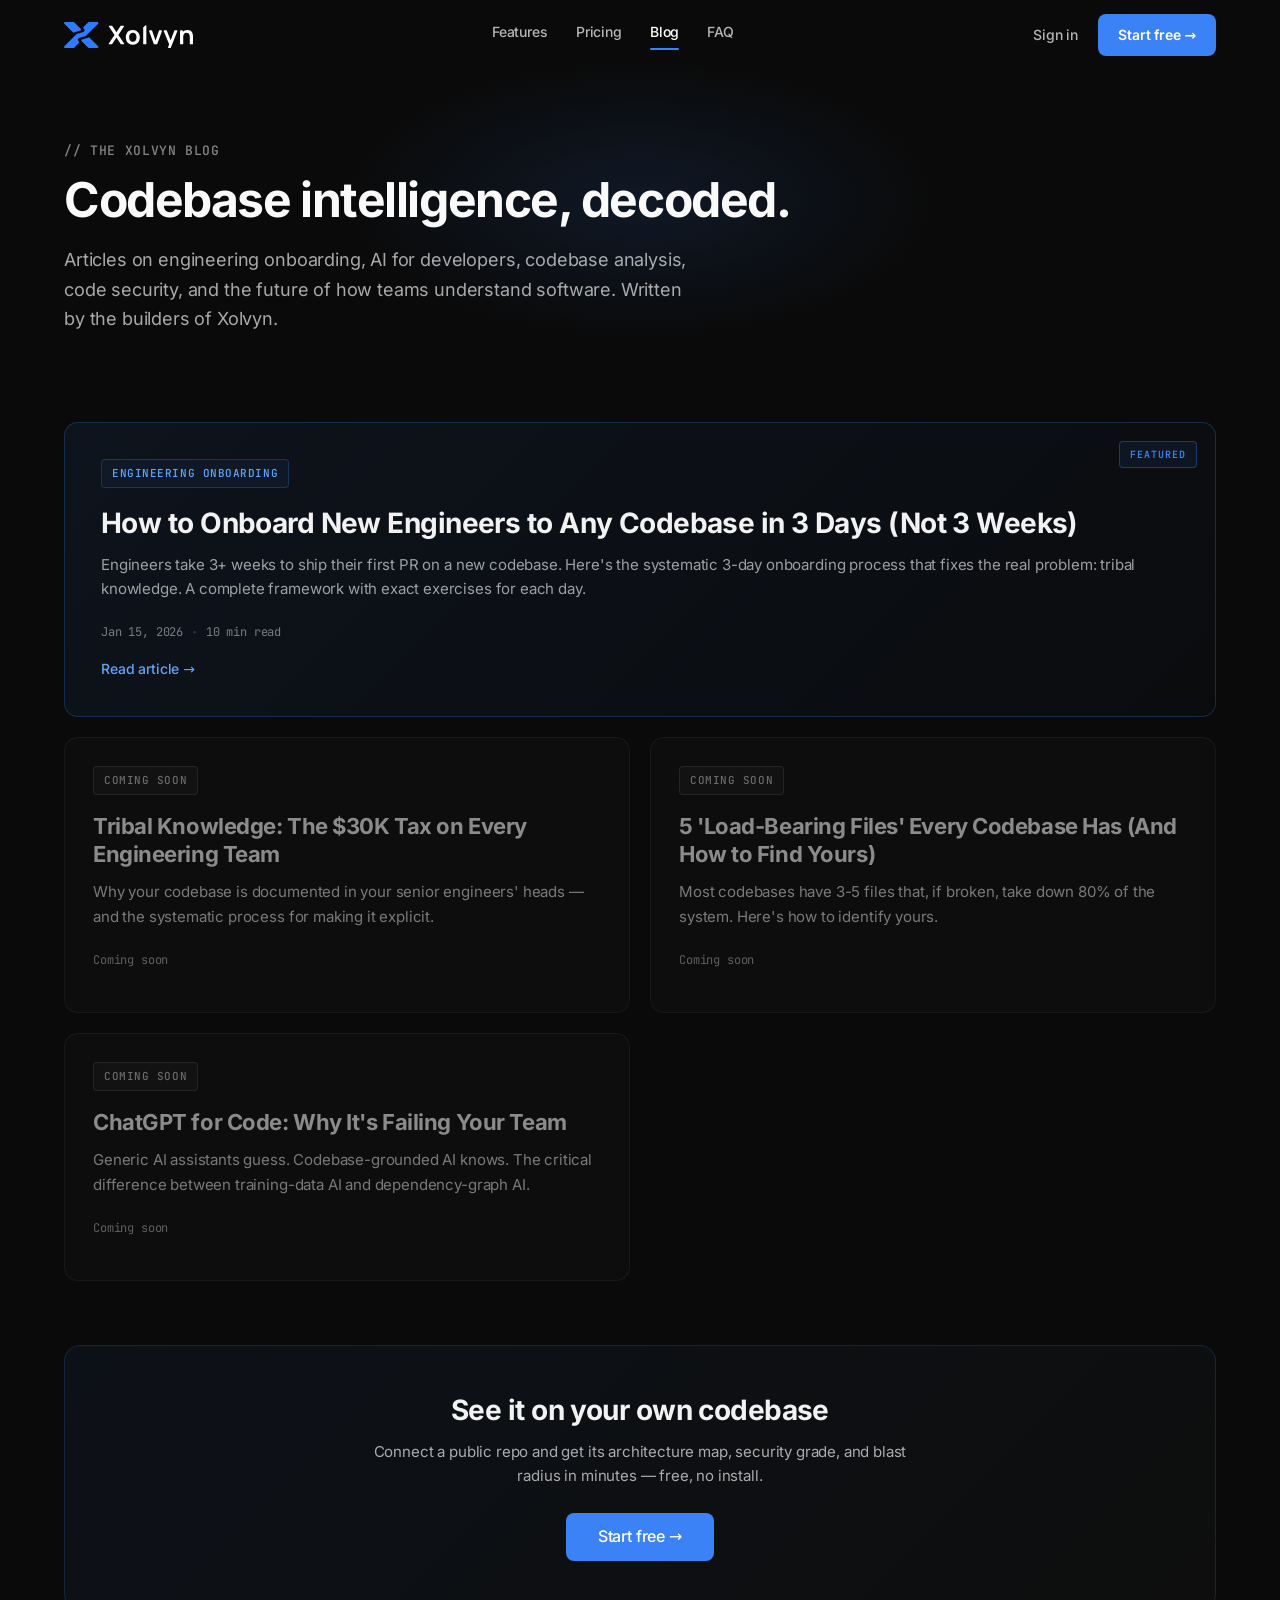
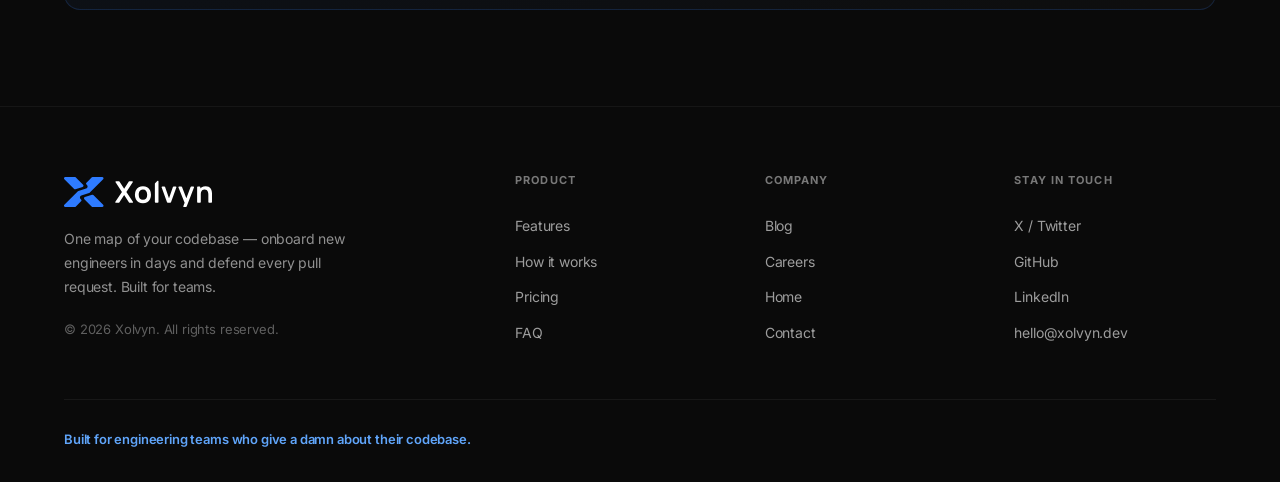
<file: blog.html>
<!DOCTYPE html>
<html lang="en">
<head>
<meta charset="UTF-8">
<meta name="viewport" content="width=device-width,initial-scale=1.0,viewport-fit=cover">
<meta name="theme-color" content="#0A0A0A">
<meta name="robots" content="index,follow,max-image-preview:large">
<meta name="googlebot" content="index,follow">

<title>Xolvyn Blog — Code Security & Architecture Insights</title>
<meta name="description" content="Deep dives on code security, dependency graphs, blast-radius analysis, and engineering onboarding. Practical guides for teams building secure software.">
<meta name="author" content="Xolvyn">
<link rel="canonical" href="https://getxolvyn.com/blog">

<!-- Open Graph -->
<meta property="og:type" content="website">
<meta property="og:url" content="https://getxolvyn.com/blog">
<meta property="og:title" content="Xolvyn Blog — Code Security & Architecture Insights">
<meta property="og:description" content="Practical deep dives on code security, dependency graphs, blast-radius analysis, and engineering onboarding.">
<meta property="og:image" content="https://getxolvyn.com/og-image.png">
<meta property="og:image:width" content="1200">
<meta property="og:image:height" content="630">
<meta property="og:image:type" content="image/png">
<meta property="og:locale" content="en_US">
<meta property="og:site_name" content="Xolvyn">

<!-- Twitter -->
<meta name="twitter:card" content="summary_large_image">
<meta name="twitter:title" content="Xolvyn Blog — Code Security & Architecture Insights">
<meta name="twitter:description" content="Practical deep dives on code security, dependency graphs, blast-radius analysis, and engineering onboarding.">
<meta name="twitter:image" content="https://getxolvyn.com/og-image.png">

<!-- Favicons -->
<link rel="icon" href="/assets/brand/favicon-20261013.ico" sizes="any">
<link rel="icon" type="image/svg+xml" href="/assets/brand/xolvyn-icon-20261013.svg">
<link rel="apple-touch-icon" href="/assets/brand/apple-touch-icon-20261013.png">

<!-- Structured data -->
<script type="application/ld+json">
{
  "@context": "https://schema.org",
  "@type": "Blog",
  "name": "Xolvyn Blog",
  "url": "https://getxolvyn.com/blog",
  "description": "Articles on code security, codebase architecture, dependency graphs, and engineering onboarding — from the team building Xolvyn.",
  "publisher": {
    "@type": "Organization",
    "name": "Xolvyn",
    "logo": {
      "@type": "ImageObject",
      "url": "https://getxolvyn.com/assets/brand/xolvyn-mark-dark-20261013.png"
    }
  },
  "inLanguage": "en-US",
  "blogPost": [
    {
      "@type": "BlogPosting",
      "headline": "How to Onboard New Engineers to Any Codebase in 3 Days (Not 3 Weeks)",
      "url": "https://getxolvyn.com/articles/onboard-engineers-codebase-3-days",
      "datePublished": "2026-01-15",
      "author": { "@type": "Organization", "name": "Xolvyn" }
    }
  ]
}
</script>

<!-- Breadcrumb schema -->
<script type="application/ld+json">
{
  "@context": "https://schema.org",
  "@type": "BreadcrumbList",
  "itemListElement": [
    { "@type": "ListItem", "position": 1, "name": "Home", "item": "https://getxolvyn.com/" },
    { "@type": "ListItem", "position": 2, "name": "Blog", "item": "https://getxolvyn.com/blog" }
  ]
}
</script>

<!-- Self-hosted fonts (same-origin), preloaded -->
<link rel="preload" href="/fonts/inter-variable.woff2" as="font" type="font/woff2" crossorigin>
<link rel="preload" href="/fonts/jetbrains-mono-variable.woff2" as="font" type="font/woff2" crossorigin>
<link rel="stylesheet" href="/styles.css">
<script>document.documentElement.classList.add('js')</script>
</head>
<body>
<a class="skip-link" href="#main-content">Skip to content</a>

<!-- NAV -->
<nav class="navbar" id="navbar">
  <div class="container nav-inner">
    <a href="/" class="nav-logo" aria-label="Xolvyn &mdash; home">
      <img src="/assets/brand/xolvyn-logo-dark-small-20261013.svg" alt="" aria-hidden="true" class="nav-logo-img" width="356" height="72">
    </a>
    <div class="nav-links">
      <a href="/#features">Features</a>
      <a href="/pricing">Pricing</a>
      <a href="/blog" class="active">Blog</a>
      <a href="/#faq">FAQ</a>
    </div>
    <div class="nav-cta">
      <a href="https://xolvyn.dev/login" class="nav-signin">Sign in</a>
      <a href="https://xolvyn.dev/signup?ref=nav" class="btn btn-primary btn-nav">Start free &rarr;</a>
    </div>
    <button class="hamburger" aria-label="Menu" id="hamburger-btn">
      <span></span><span></span><span></span>
    </button>
  </div>
</nav>

<div class="mobile-menu" id="mobile-menu">
  <a href="/#features">Features</a>
  <a href="/pricing">Pricing</a>
  <a href="/blog">Blog</a>
  <a href="/#faq">FAQ</a>
  <a href="https://xolvyn.dev/login">Sign in</a>
  <a href="https://xolvyn.dev/signup?ref=nav" class="mobile-cta">Start free &rarr;</a>
</div>

<main id="main-content" tabindex="-1">

<!-- BLOG HEADER -->
<section class="blog-header">
  <div class="container">
    <div class="blog-header-inner">
      <div class="section-label">// THE XOLVYN BLOG</div>
      <h1 class="blog-h1">Codebase intelligence, decoded.</h1>
      <p class="blog-intro">Articles on engineering onboarding, AI for developers, codebase analysis, code security, and the future of how teams understand software. Written by the builders of Xolvyn.</p>
    </div>
  </div>
</section>

<!-- BLOG GRID -->
<section class="blog-section">
  <div class="container">
    <div class="blog-grid">

      <!-- ARTICLE 1 — Featured -->
      <a href="articles/onboard-engineers-codebase-3-days" class="blog-card blog-card-featured">
        <div class="blog-card-tag">Engineering Onboarding</div>
        <h2 class="blog-card-title">How to Onboard New Engineers to Any Codebase in 3 Days (Not 3 Weeks)</h2>
        <p class="blog-card-excerpt">Engineers take 3+ weeks to ship their first PR on a new codebase. Here's the systematic 3-day onboarding process that fixes the real problem: tribal knowledge. A complete framework with exact exercises for each day.</p>
        <div class="blog-card-meta">
          <span class="blog-card-date">Jan 15, 2026</span>
          <span class="blog-card-dot">&middot;</span>
          <span class="blog-card-read">10 min read</span>
        </div>
        <span class="blog-card-link">Read article &rarr;</span>
      </a>

      <!-- Placeholder cards for upcoming articles -->
      <div class="blog-card blog-card-soon">
        <div class="blog-card-tag soon-tag">Coming Soon</div>
        <h3 class="blog-card-title">Tribal Knowledge: The $30K Tax on Every Engineering Team</h3>
        <p class="blog-card-excerpt">Why your codebase is documented in your senior engineers' heads &mdash; and the systematic process for making it explicit.</p>
        <div class="blog-card-meta">
          <span class="blog-card-date">Coming soon</span>
        </div>
      </div>

      <div class="blog-card blog-card-soon">
        <div class="blog-card-tag soon-tag">Coming Soon</div>
        <h3 class="blog-card-title">5 'Load-Bearing Files' Every Codebase Has (And How to Find Yours)</h3>
        <p class="blog-card-excerpt">Most codebases have 3-5 files that, if broken, take down 80% of the system. Here's how to identify yours.</p>
        <div class="blog-card-meta">
          <span class="blog-card-date">Coming soon</span>
        </div>
      </div>

      <div class="blog-card blog-card-soon">
        <div class="blog-card-tag soon-tag">Coming Soon</div>
        <h3 class="blog-card-title">ChatGPT for Code: Why It's Failing Your Team</h3>
        <p class="blog-card-excerpt">Generic AI assistants guess. Codebase-grounded AI knows. The critical difference between training-data AI and dependency-graph AI.</p>
        <div class="blog-card-meta">
          <span class="blog-card-date">Coming soon</span>
        </div>
      </div>

    </div>

    <!-- Newsletter CTA -->
    <div class="blog-newsletter">
      <div class="blog-newsletter-inner">
        <h2 class="blog-newsletter-title">See it on your own codebase</h2>
        <p class="blog-newsletter-sub">Connect a public repo and get its architecture map, security grade, and blast radius in minutes &mdash; free, no install.</p>
        <a href="https://xolvyn.dev/signup?ref=blog" class="btn btn-primary btn-lg">Start free &rarr;</a>
      </div>
    </div>

  </div>
</section>

</main>

<!-- FOOTER -->
<footer class="footer" role="contentinfo">
  <div class="container">
    <div class="footer-grid">
      <div class="footer-brand">
        <a href="/" class="footer-logo-link" aria-label="Xolvyn &mdash; home">
          <picture><source media="(max-width: 768px)" srcset="/assets/brand/xolvyn-logo-dark-20261013.svg" width="339" height="72"><img src="/assets/brand/xolvyn-logo-dark-small-20261013.svg" alt="" aria-hidden="true" class="footer-logo-img" width="356" height="72" loading="lazy"></picture>
        </a>
        <p>One map of your codebase &mdash; onboard new engineers in days and defend every pull request. Built for teams.</p>
        <p class="footer-copy">&copy; 2026 Xolvyn. All rights reserved.</p>
      </div>
      <div>
        <h4>Product</h4>
        <a href="/#features">Features</a>
        <a href="/#how">How it works</a>
        <a href="/pricing">Pricing</a>
        <a href="/#faq">FAQ</a>
      </div>
      <div>
        <h4>Company</h4>
        <a href="/blog">Blog</a>
        <a href="/careers">Careers</a>
        <a href="/">Home</a>
        <a href="mailto:hello@xolvyn.dev">Contact</a>
      </div>
      <div>
        <h4>Stay in Touch</h4>
        <a href="https://x.com/xolvyn" target="_blank" rel="noopener">X / Twitter</a>
        <a href="https://github.com/xolvyn" target="_blank" rel="noopener">GitHub</a>
        <a href="https://www.linkedin.com/company/xolvyn" target="_blank" rel="noopener">LinkedIn</a>
        <a href="mailto:hello@xolvyn.dev">hello@xolvyn.dev</a>
      </div>
    </div>
    <div class="footer-bottom">
      <span class="text-blue" style="font-weight:600">Built for engineering teams who give a damn about their codebase.</span>
    </div>
  </div>
</footer>

<script defer src="script.js"></script>
</body>
</html>
</file>
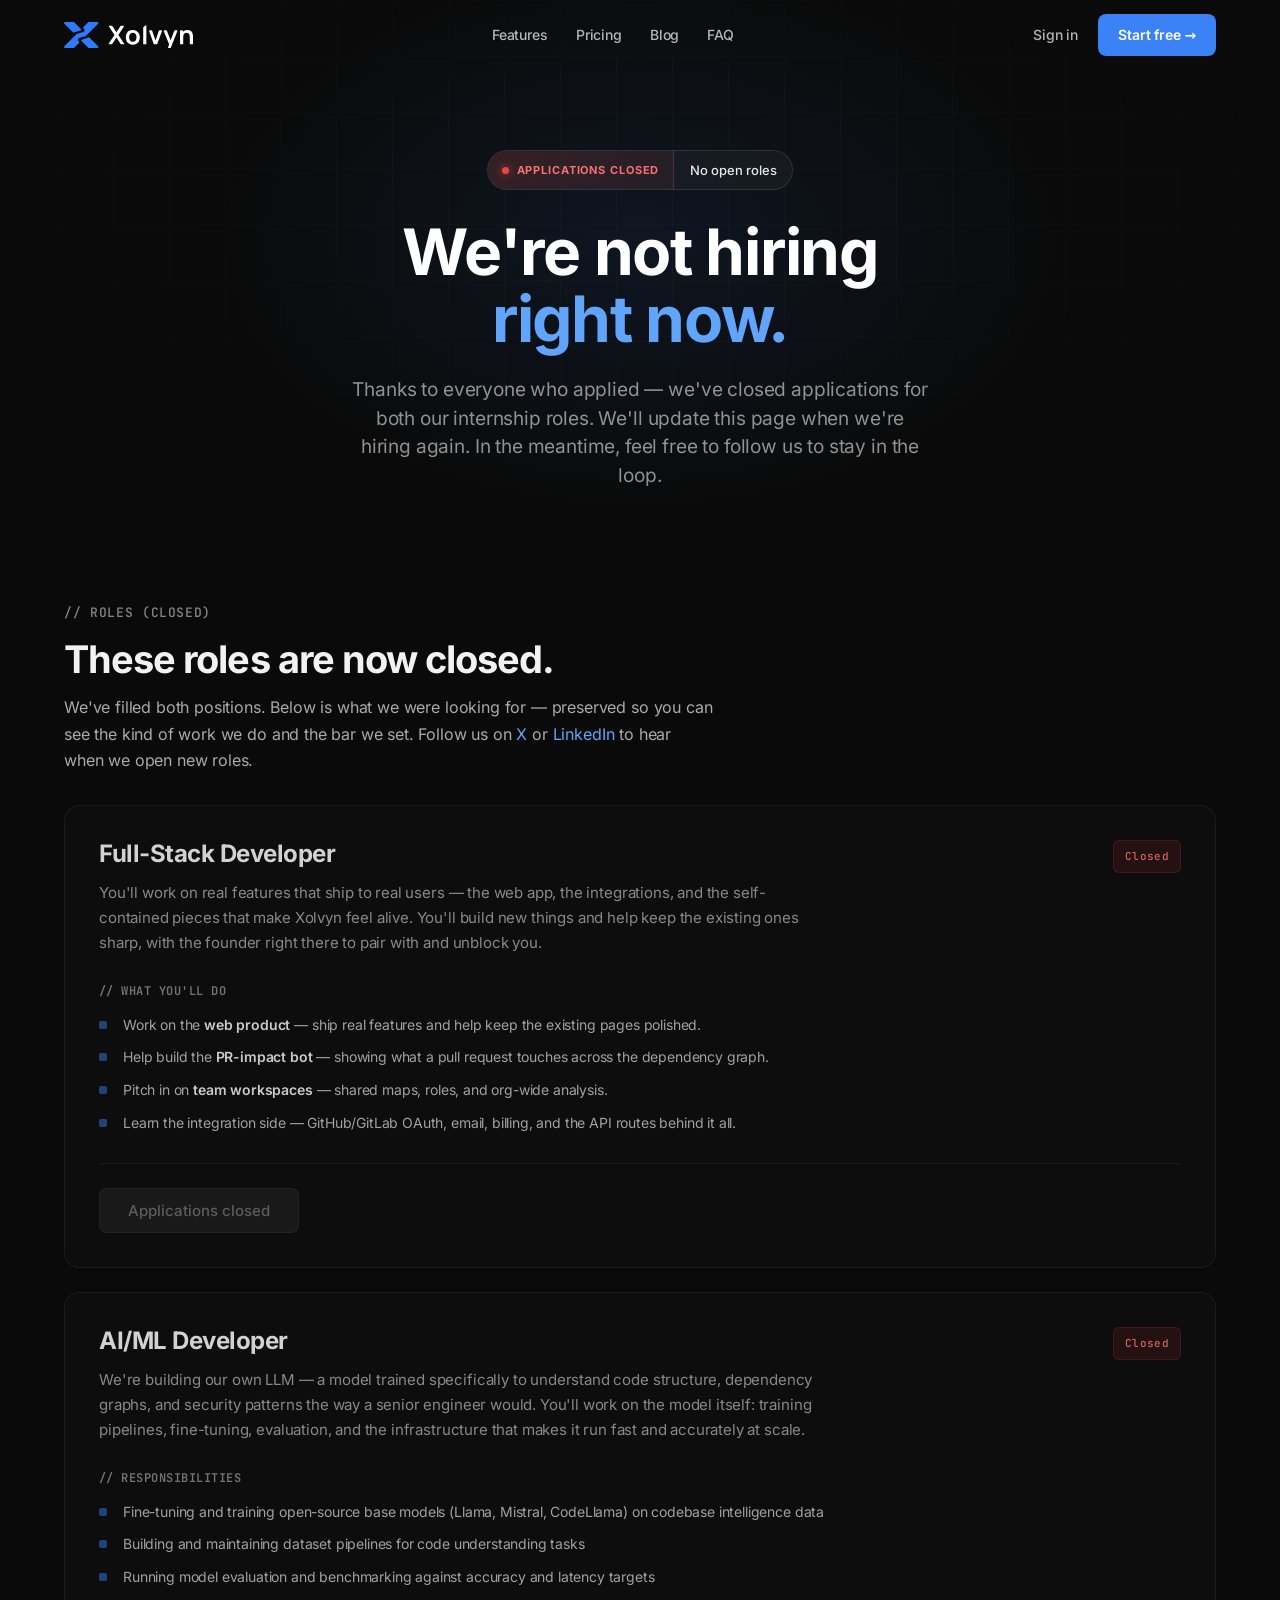
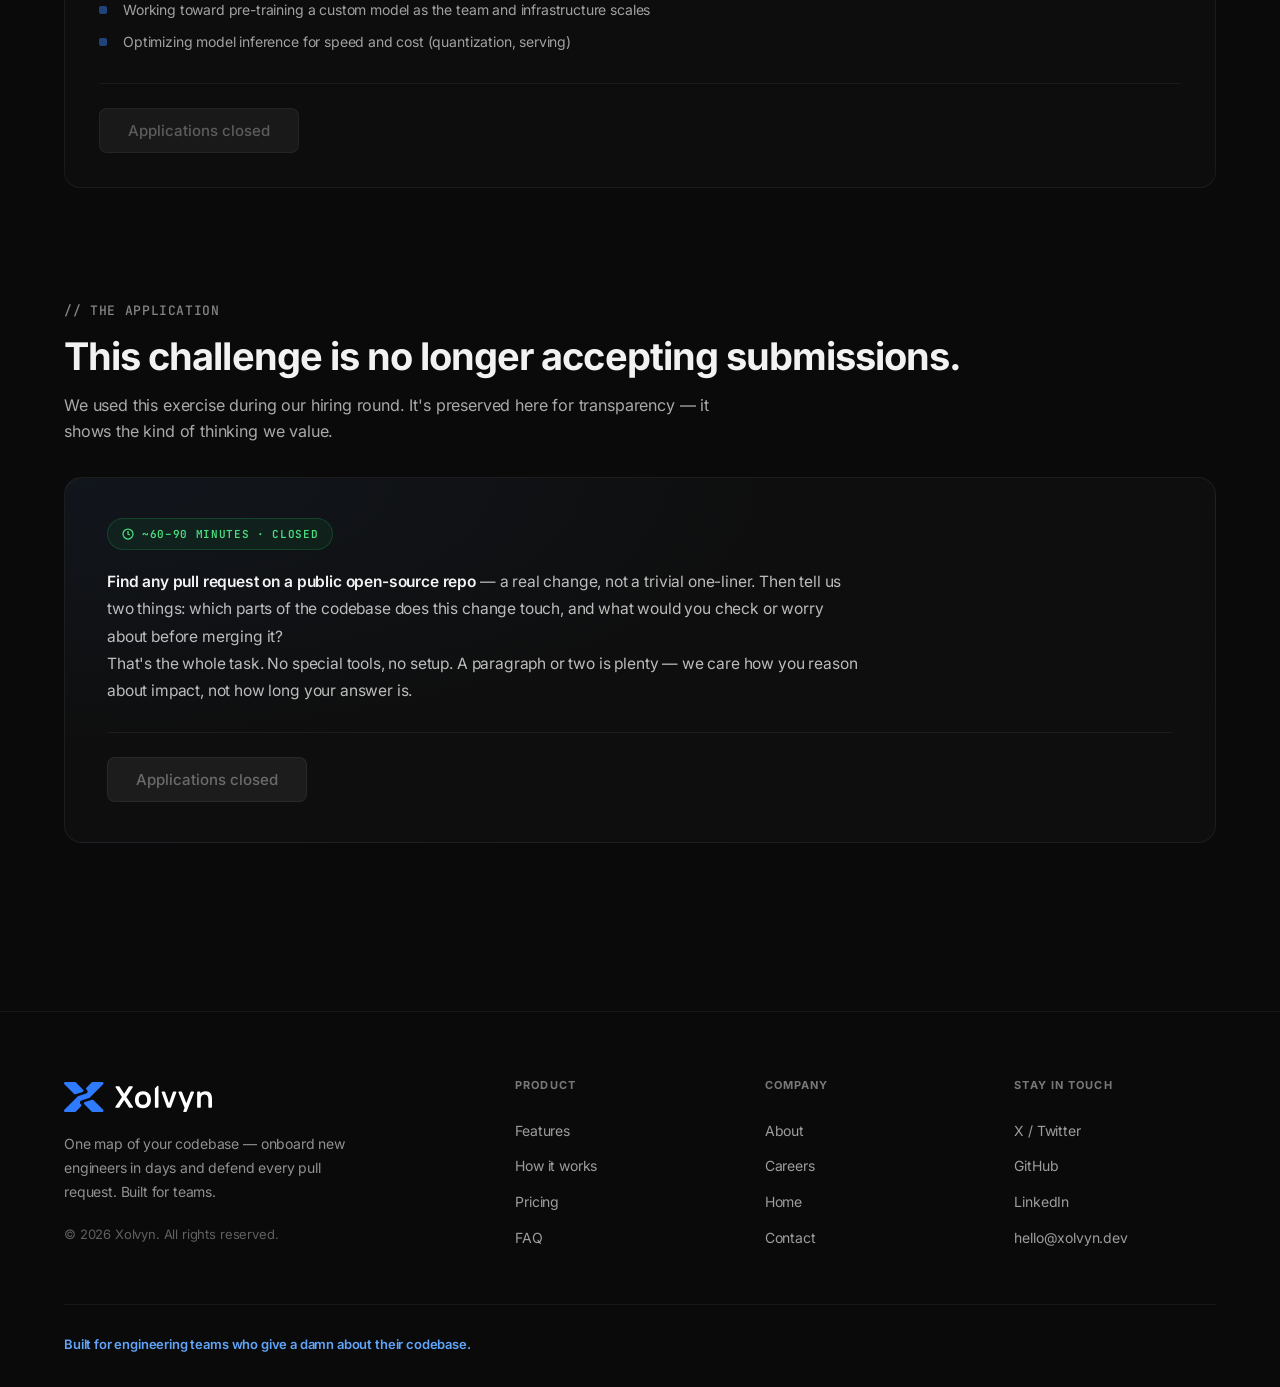
<file: careers.html>
<!DOCTYPE html>
<html lang="en">
<head>
<meta charset="UTF-8">
<meta name="viewport" content="width=device-width,initial-scale=1.0,viewport-fit=cover">
<meta name="theme-color" content="#0A0A0A">
<meta name="apple-mobile-web-app-capable" content="yes">
<meta name="apple-mobile-web-app-status-bar-style" content="black-translucent">
<meta name="format-detection" content="telephone=no">
<meta name="robots" content="index,follow,max-image-preview:large">
<meta name="googlebot" content="index,follow">

<title>Careers at Xolvyn — Applications Closed</title>
<meta name="description" content="Xolvyn is not currently hiring. Applications for our full-stack and AI/ML developer internships are now closed. Check back later for future openings.">
<meta name="author" content="Xolvyn">
<link rel="canonical" href="https://getxolvyn.com/careers">

<!-- Open Graph / Facebook -->
<meta property="og:type" content="website">
<meta property="og:url" content="https://getxolvyn.com/careers">
<meta property="og:title" content="Careers at Xolvyn — Applications Closed">
<meta property="og:description" content="Xolvyn is not currently hiring. Applications for our internship roles are now closed. Check back later for future openings.">
<meta property="og:image" content="https://getxolvyn.com/og-image.png">
<meta property="og:site_name" content="Xolvyn">

<!-- Twitter / X -->
<meta name="twitter:card" content="summary_large_image">
<meta name="twitter:site" content="@xolvyn">
<meta name="twitter:title" content="Careers at Xolvyn — Applications Closed">
<meta name="twitter:description" content="Xolvyn is not currently hiring. Applications for our internship roles are now closed. Check back later for future openings.">
<meta name="twitter:image" content="https://getxolvyn.com/og-image.png">

<!-- Favicons -->
<link rel="icon" href="/assets/brand/favicon-20261013.ico" sizes="any">
<link rel="icon" type="image/svg+xml" href="/assets/brand/xolvyn-icon-20261013.svg">
<link rel="apple-touch-icon" href="/assets/brand/apple-touch-icon-20261013.png">

<!-- Structured data — JobPosting REMOVED (applications closed) -->

<!-- Breadcrumb schema -->
<script type="application/ld+json">
{
  "@context": "https://schema.org",
  "@type": "BreadcrumbList",
  "itemListElement": [
    { "@type": "ListItem", "position": 1, "name": "Home", "item": "https://getxolvyn.com/" },
    { "@type": "ListItem", "position": 2, "name": "Careers", "item": "https://getxolvyn.com/careers" }
  ]
}
</script>

<!-- Self-hosted fonts (same-origin), preloaded -->
<link rel="preload" href="/fonts/inter-variable.woff2" as="font" type="font/woff2" crossorigin>
<link rel="preload" href="/fonts/jetbrains-mono-variable.woff2" as="font" type="font/woff2" crossorigin>
<link rel="stylesheet" href="/styles.css">
<script>document.documentElement.classList.add('js')</script>

<!-- Applications are currently closed. -->
</head>
<body>
<a class="skip-link" href="#main-content">Skip to content</a>

<!-- NAV — stays focused on the sign-up CTA (no Careers link in top nav) -->
<nav class="navbar" id="navbar">
  <div class="container nav-inner">
    <a href="/" class="nav-logo" aria-label="Xolvyn — home">
      <img src="/assets/brand/xolvyn-logo-dark-small-20261013.svg" alt="" aria-hidden="true" class="nav-logo-img" width="356" height="72">
    </a>
    <div class="nav-links">
      <a href="/#features">Features</a>
      <a href="/pricing">Pricing</a>
      <a href="/blog">Blog</a>
      <a href="/#faq">FAQ</a>
    </div>
    <div class="nav-cta">
      <a href="https://xolvyn.dev/login" class="nav-signin">Sign in</a>
      <a href="https://xolvyn.dev/signup?ref=nav" class="btn btn-primary btn-nav">Start free &rarr;</a>
    </div>
    <button class="hamburger" aria-label="Menu" id="hamburger-btn">
      <span></span><span></span><span></span>
    </button>
  </div>
</nav>

<div class="mobile-menu" id="mobile-menu">
  <a href="/#features">Features</a>
  <a href="/pricing">Pricing</a>
  <a href="/blog">Blog</a>
  <a href="/#faq">FAQ</a>
  <a href="https://xolvyn.dev/login">Sign in</a>
  <a href="https://xolvyn.dev/signup?ref=nav" class="mobile-cta">Start free &rarr;</a>
</div>

<main id="main-content" tabindex="-1">

<!-- HERO -->
<section class="hero careers-hero" aria-label="Careers at Xolvyn">
<div class="hero-glow-top"></div>
<div class="container hero-content">

  <div class="hero-badge fade-up">
    <span class="badge-status badge-closed">
      <span class="badge-dot badge-dot-closed"></span>
      <span>Applications Closed</span>
    </span>
    <span class="badge-info">No open roles</span>
  </div>

  <h1 class="fade-up">
    We're not hiring<br>
    <span class="text-blue">right now.</span>
  </h1>

  <h2 class="hero-sub fade-up">
    Thanks to everyone who applied &mdash; we've closed applications for both our internship roles. We'll update this page when we're hiring again. In the meantime, feel free to follow us to stay in the loop.
  </h2>

</div>
</section>

<!-- ===== OPEN ROLES ===== -->
<section class="section" id="roles" aria-labelledby="roles-heading">
  <div class="container">
    <div class="section-label fade-up">// ROLES (CLOSED)</div>
    <h2 class="section-title fade-up" id="roles-heading">These roles are now closed.</h2>
    <p class="section-sub fade-up">We've filled both positions. Below is what we were looking for &mdash; preserved so you can see the kind of work we do and the bar we set. Follow us on <a href="https://x.com/xolvyn" target="_blank" rel="noopener" style="color:#60A5FA">X</a> or <a href="https://www.linkedin.com/company/xolvyn" target="_blank" rel="noopener" style="color:#60A5FA">LinkedIn</a> to hear when we open new roles.</p>

    <div class="roles-list">
      <article class="role-card role-card-closed fade-up">
        <div class="role-card-head">
          <h3 class="role-title">Full-Stack Developer</h3>
          <div class="role-tags">
            <span class="role-tag role-tag-closed">Closed</span>
          </div>
        </div>
        <p class="role-tagline">You'll work on real features that ship to real users &mdash; the web app, the integrations, and the self-contained pieces that make Xolvyn feel alive. You'll build new things and help keep the existing ones sharp, with the founder right there to pair with and unblock you.</p>

        <div class="role-col role-do">
          <h4>// What you'll do</h4>
          <ul>
            <li>Work on the <strong>web product</strong> &mdash; ship real features and help keep the existing pages polished.</li>
            <li>Help build the <strong>PR-impact bot</strong> &mdash; showing what a pull request touches across the dependency graph.</li>
            <li>Pitch in on <strong>team workspaces</strong> &mdash; shared maps, roles, and org-wide analysis.</li>
            <li>Learn the integration side &mdash; GitHub/GitLab OAuth, email, billing, and the API routes behind it all.</li>
          </ul>
        </div>

        <div class="role-actions">
          <button class="btn btn-disabled" type="button" disabled>Applications closed</button>
        </div>
      </article>

      <article class="role-card role-card-closed fade-up">
        <div class="role-card-head">
          <h3 class="role-title">AI/ML Developer</h3>
          <div class="role-tags">
            <span class="role-tag role-tag-closed">Closed</span>
          </div>
        </div>
        <p class="role-tagline">We're building our own LLM &mdash; a model trained specifically to understand code structure, dependency graphs, and security patterns the way a senior engineer would. You'll work on the model itself: training pipelines, fine-tuning, evaluation, and the infrastructure that makes it run fast and accurately at scale.</p>

        <div class="role-col role-do">
          <h4>// Responsibilities</h4>
          <ul>
            <li>Fine-tuning and training open-source base models (Llama, Mistral, CodeLlama) on codebase intelligence data</li>
            <li>Building and maintaining dataset pipelines for code understanding tasks</li>
            <li>Running model evaluation and benchmarking against accuracy and latency targets</li>
            <li>Working toward pre-training a custom model as the team and infrastructure scales</li>
            <li>Optimizing model inference for speed and cost (quantization, serving)</li>
          </ul>
        </div>

        <div class="role-actions">
          <button class="btn btn-disabled" type="button" disabled>Applications closed</button>
        </div>
      </article>
    </div>
  </div>
</section>

<!-- ===== THE APPLICATION CHALLENGE (CLOSED) ===== -->
<section class="section" id="challenge" aria-labelledby="challenge-heading">
  <div class="container">
    <div class="section-label fade-up">// THE APPLICATION</div>
    <h2 class="section-title fade-up" id="challenge-heading">This challenge is no longer accepting submissions.</h2>
    <p class="section-sub fade-up">We used this exercise during our hiring round. It's preserved here for transparency &mdash; it shows the kind of thinking we value.</p>

    <div class="challenge-card challenge-card-closed fade-up">
      <div class="challenge-badge">
        <svg width="12" height="12" viewBox="0 0 24 24" fill="none" stroke="currentColor" stroke-width="2.5"><circle cx="12" cy="12" r="10"/><polyline points="12 6 12 12 16 14"/></svg>
        ~60&ndash;90 minutes &middot; closed
      </div>
      <p><strong>Find any pull request on a public open-source repo</strong> &mdash; a real change, not a trivial one-liner. Then tell us two things: which parts of the codebase does this change touch, and what would you check or worry about before merging it?</p>
      <p>That's the whole task. No special tools, no setup. A paragraph or two is plenty &mdash; we care how you reason about impact, not how long your answer is.</p>

      <div class="challenge-meta">
        <button class="btn btn-disabled" type="button" disabled>Applications closed</button>
      </div>
    </div>
  </div>
</section>

<!-- ===== VIEW-SOURCE EASTER EGG (disabled — applications closed) ===== -->
<section class="section">
  <div class="container">
    <div class="secret-reveal" id="secret">
      <div class="secret-card">
        <div class="secret-kicker">// you found it</div>
        <h2>You read the source. We noticed.</h2>
        <p>Curiosity about how things are built is most of this job. You found the easter egg &mdash; nice work. Unfortunately, we're not hiring right now. Follow us on <a href="https://x.com/xolvyn" target="_blank" rel="noopener" style="color:#60A5FA">X</a> to hear when we open new roles.</p>
        <button class="btn btn-disabled" type="button" disabled>Applications closed</button>
      </div>
    </div>
  </div>
</section>

</main>

<!-- ===== FOOTER ===== -->
<footer class="footer" role="contentinfo">
  <div class="container">
    <div class="footer-grid">
      <div class="footer-brand">
        <a href="/" class="footer-logo-link" aria-label="Xolvyn — home">
          <picture><source media="(max-width: 768px)" srcset="/assets/brand/xolvyn-logo-dark-20261013.svg" width="339" height="72"><img src="/assets/brand/xolvyn-logo-dark-small-20261013.svg" alt="" aria-hidden="true" class="footer-logo-img" width="356" height="72" loading="lazy"></picture>
        </a>
        <p>One map of your codebase &mdash; onboard new engineers in days and defend every pull request. Built for teams.</p>
        <p class="footer-copy">&copy; 2026 Xolvyn. All rights reserved.</p>
      </div>
      <div>
        <h4>Product</h4>
        <a href="/#features">Features</a>
        <a href="/#how-it-works">How it works</a>
        <a href="/pricing">Pricing</a>
        <a href="/#faq">FAQ</a>
      </div>
      <div>
        <h4>Company</h4>
        <button type="button" class="footer-modal-btn" onclick="openModal('about-modal')">About</button>
        <a href="/careers" class="active">Careers</a>
        <a href="/">Home</a>
        <a href="mailto:hello@xolvyn.dev">Contact</a>
      </div>
      <div>
        <h4>Stay in Touch</h4>
        <a href="https://x.com/xolvyn" target="_blank" rel="noopener">X / Twitter</a>
        <a href="https://github.com/xolvyn" target="_blank" rel="noopener">GitHub</a>
        <a href="https://www.linkedin.com/company/xolvyn" target="_blank" rel="noopener">LinkedIn</a>
        <a href="mailto:hello@xolvyn.dev">hello@xolvyn.dev</a>
      </div>
    </div>
    <div class="footer-bottom">
      <span class="text-blue" style="font-weight:600">Built for engineering teams who give a damn about their codebase.</span>
    </div>
  </div>
</footer>

<!-- ===== MODALS ===== -->

<!-- Apply modal — REMOVED (applications closed) -->

<!-- About modal — same content/pattern as index.html so the footer "About" link works here too -->
<div class="modal-overlay" id="about-modal" onclick="closeModalIfOverlay(event, 'about-modal')">
  <div class="modal">
    <button class="modal-close" onclick="closeModal('about-modal')" aria-label="Close">&times;</button>
    <div class="modal-icon" style="background:rgba(59,130,246,0.1);border-color:rgba(59,130,246,0.25)">
      <svg width="20" height="20" viewBox="0 0 24 24" fill="none" stroke="#3B82F6" stroke-width="1.8"><circle cx="12" cy="12" r="10"/><line x1="12" y1="16" x2="12" y2="12"/><circle cx="12" cy="8" r="1" fill="#3B82F6"/></svg>
    </div>
    <h3>About Xolvyn</h3>
    <p>Xolvyn is building the intelligence layer for modern codebases — an AI-powered platform that maps your architecture, audits your security, and ranks every finding by blast radius so teams fix what can actually break things first.</p>
    <p>We're a small team of engineers who've felt the pain firsthand: 3-week onboarding, invisible dependencies, security issues discovered at 2am. Xolvyn is what we wished existed at every company we've worked at.</p>
    <p class="modal-meta">Live at <a href="https://xolvyn.dev" style="color:#60A5FA">xolvyn.dev</a> &middot; <a href="mailto:hello@xolvyn.dev" style="color:#60A5FA">hello@xolvyn.dev</a></p>
  </div>
</div>

<script defer src="script.js"></script>
<script>
  /* Careers-only view-source easter egg — applications closed */
  (function () {
    var styleHead = 'color:#60A5FA;font-weight:700;font-size:13px';
    var styleBody = 'color:#A78BFA;font-size:12px';
    console.log('%cYou found the console. Nice. 👀', styleHead);
    console.log('%cWe\'re not hiring right now, but that curiosity is exactly what we look for. Follow us on X (@xolvyn) to hear when roles open.', styleBody);
  })();
</script>
</body>
</html>
</file>
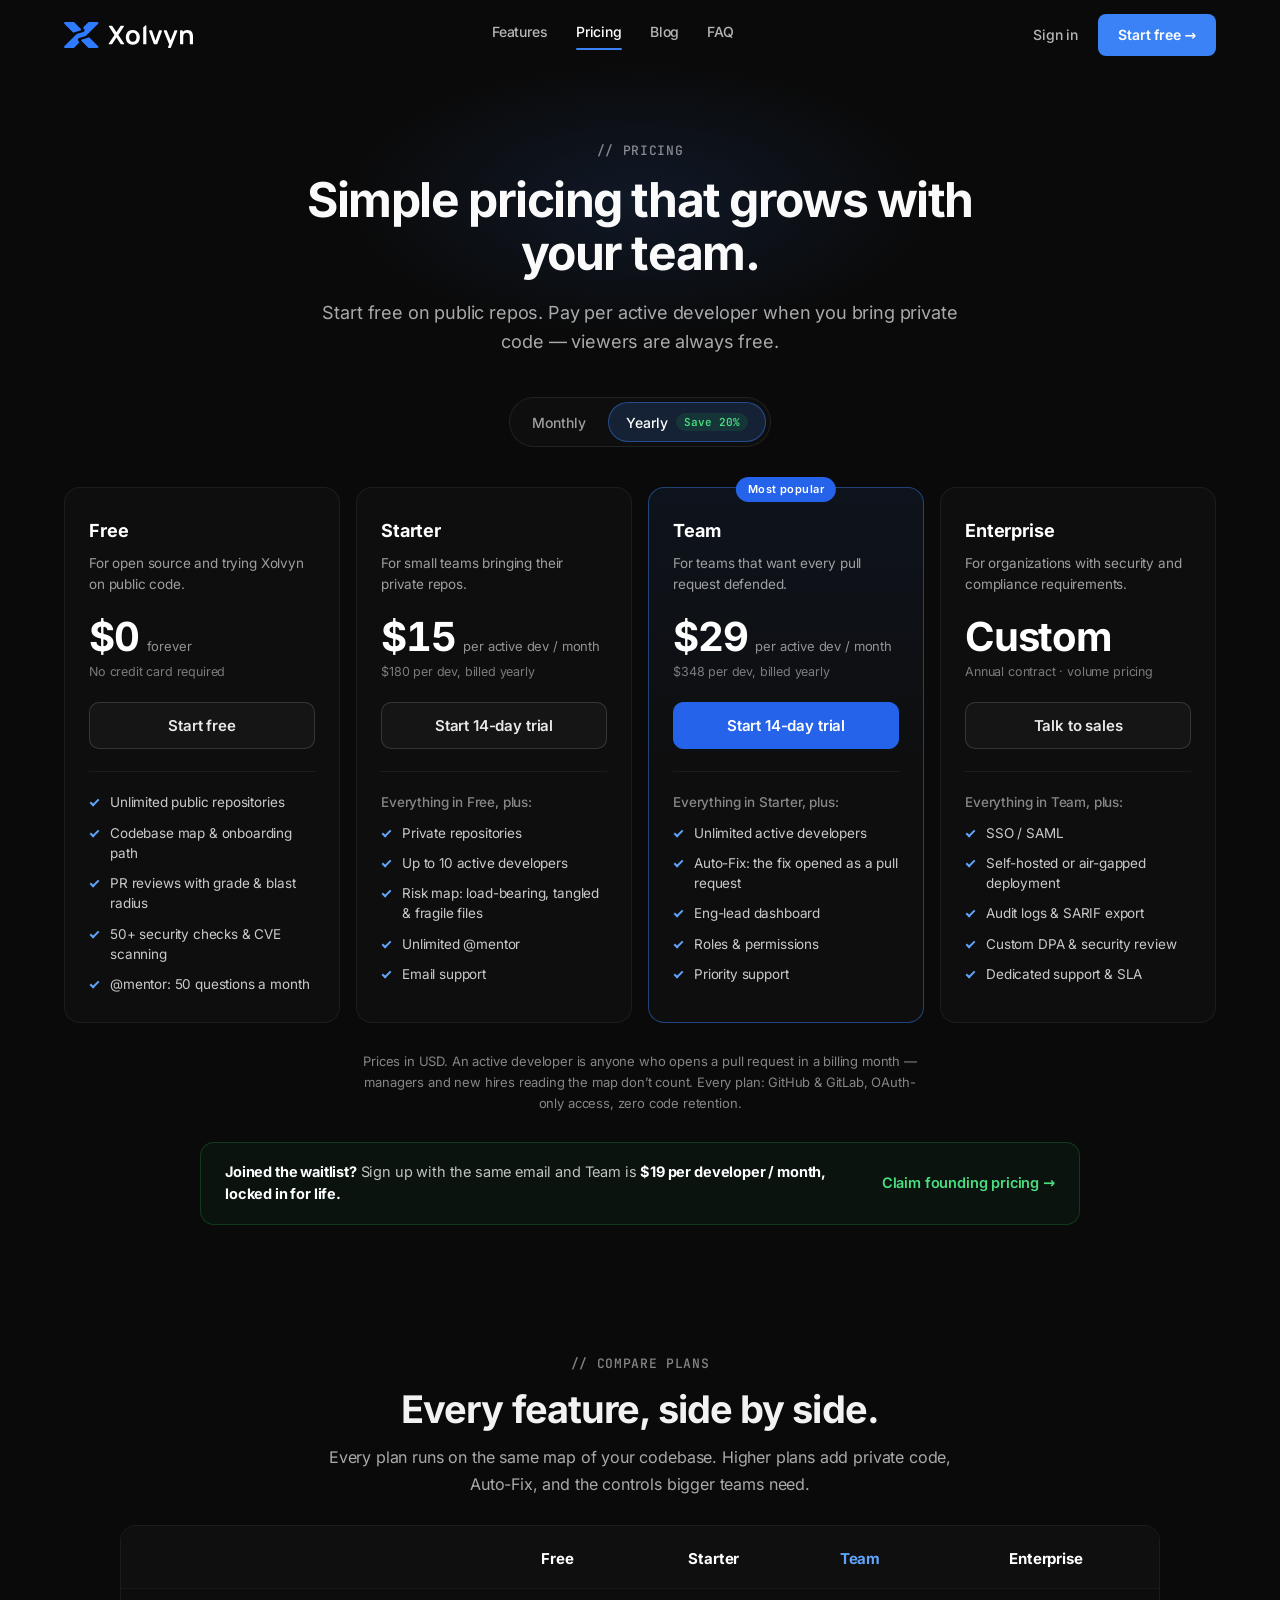
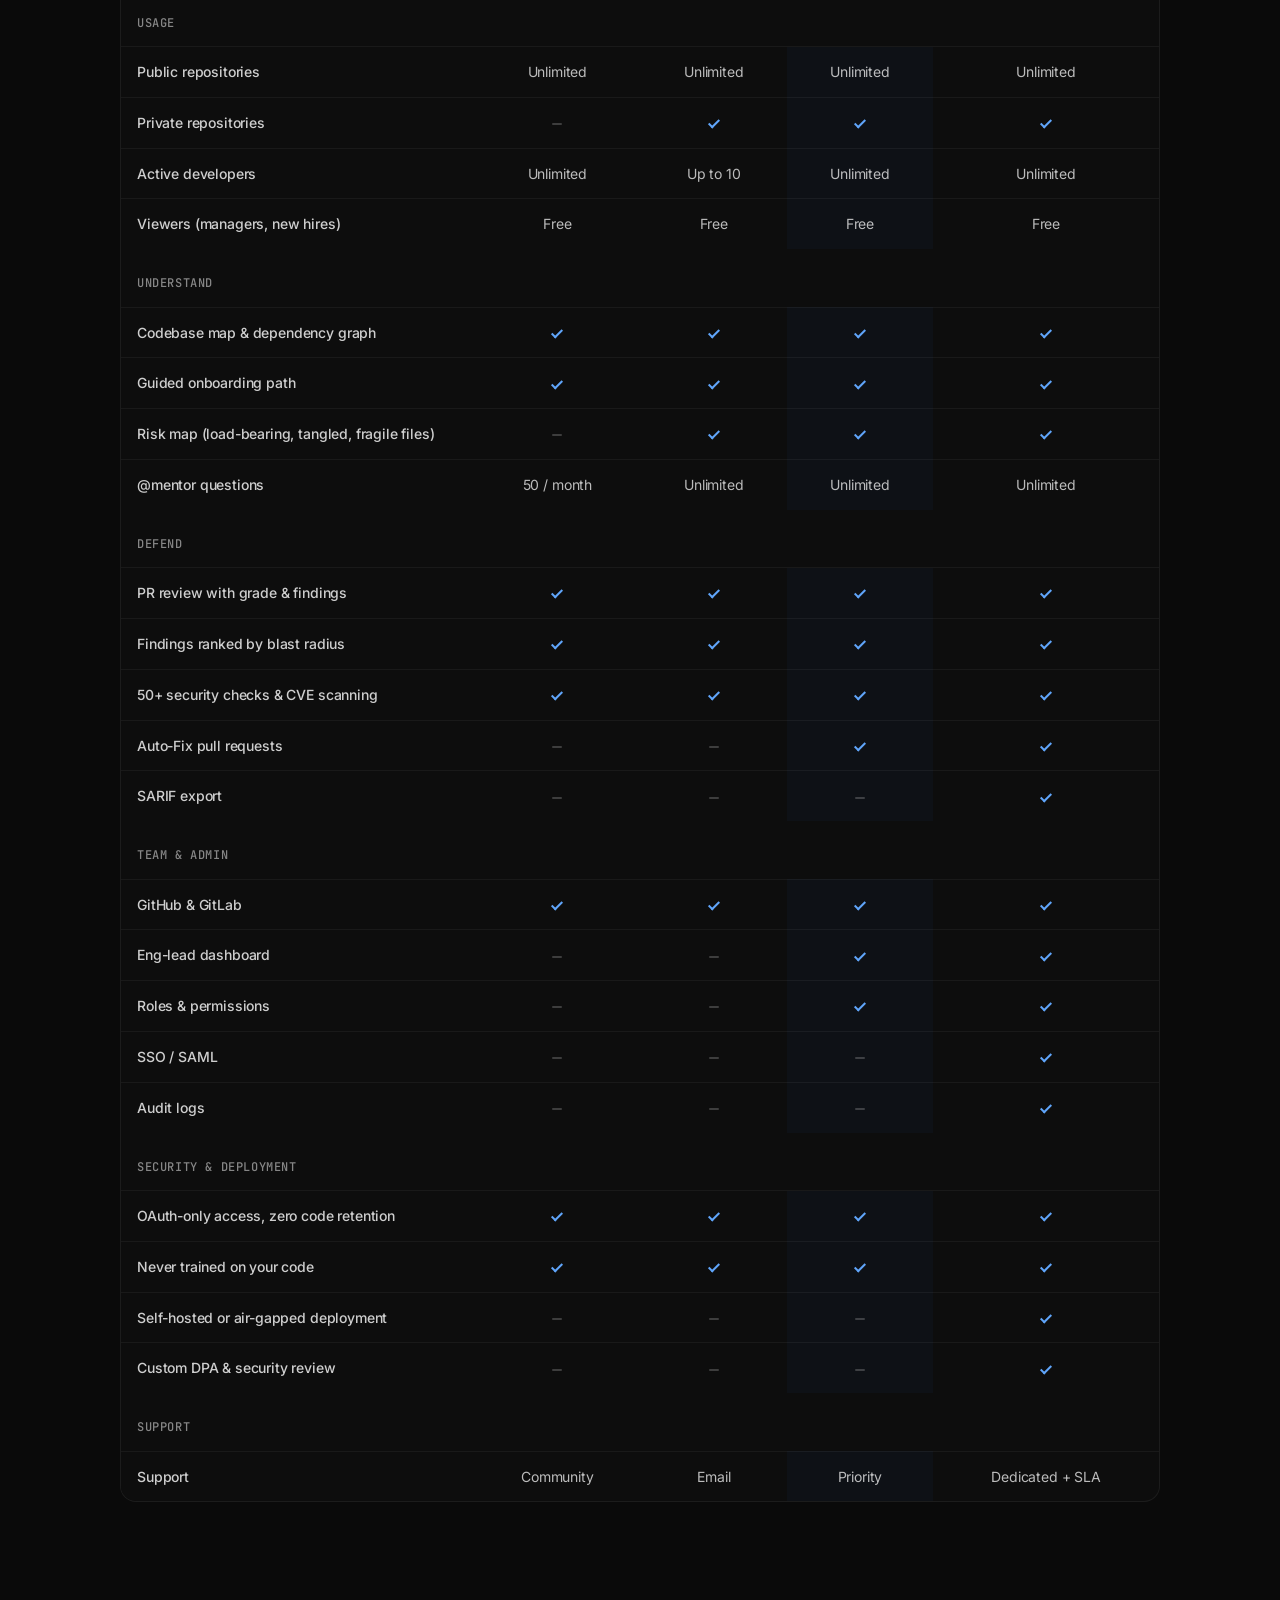
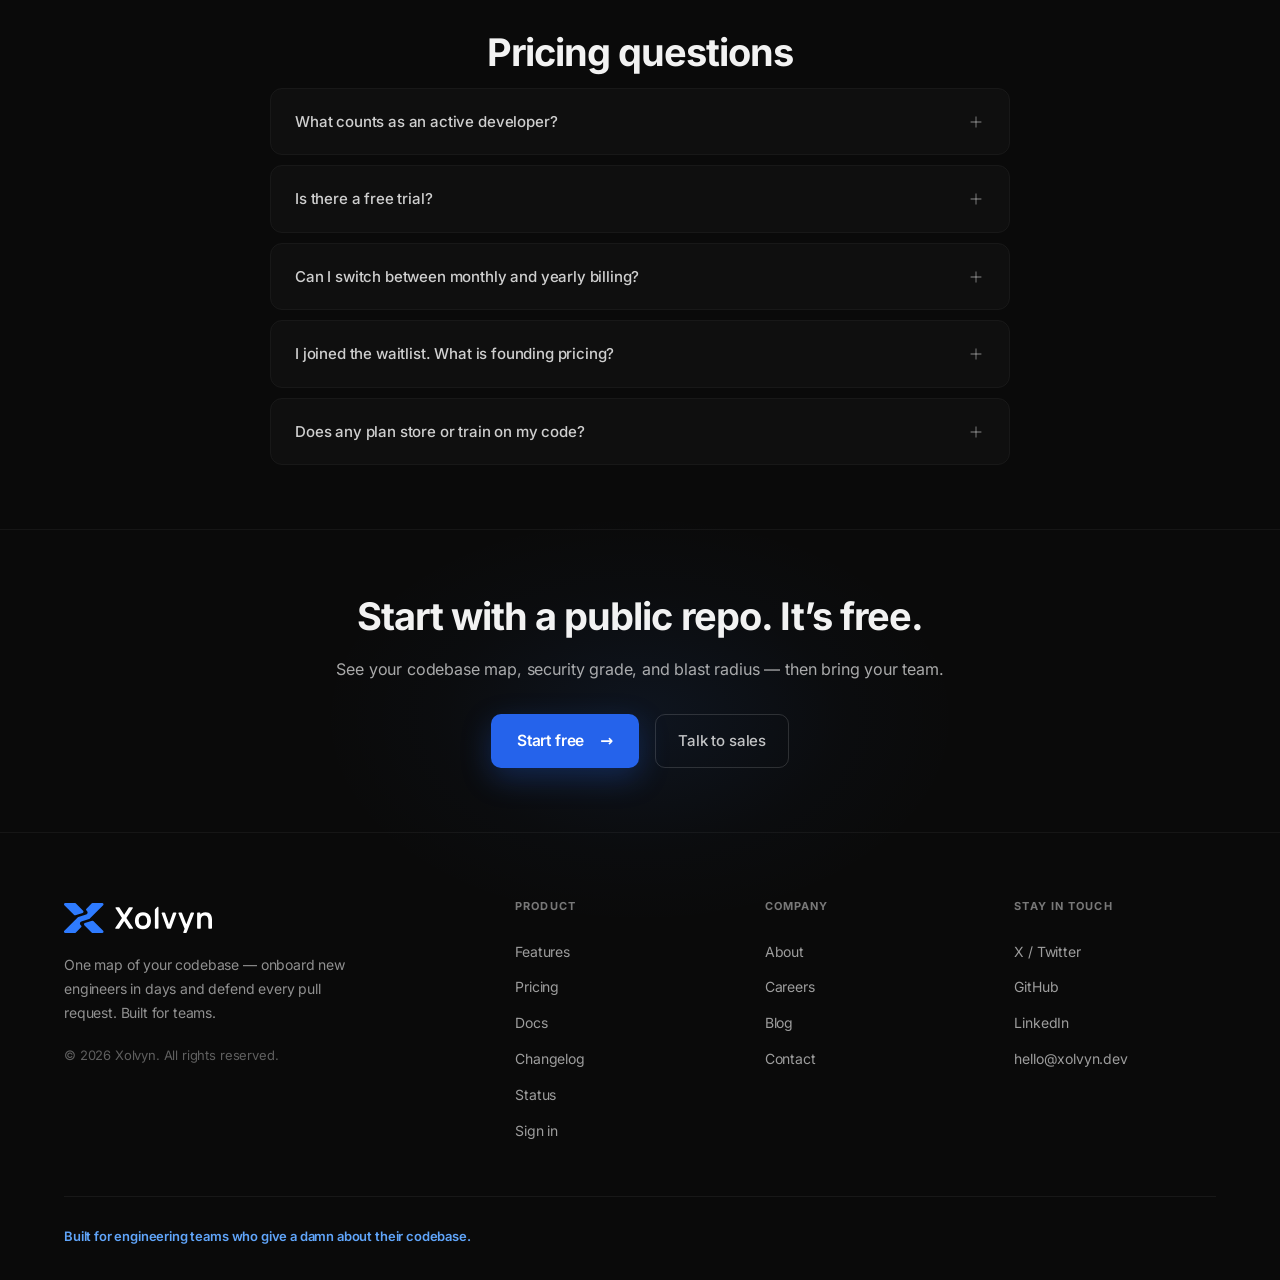
<file: pricing.html>
<!DOCTYPE html>
<html lang="en">
<head>
<meta charset="UTF-8">
<meta name="viewport" content="width=device-width,initial-scale=1.0,viewport-fit=cover">
<meta name="theme-color" content="#0A0A0A">
<meta name="apple-mobile-web-app-capable" content="yes">
<meta name="apple-mobile-web-app-status-bar-style" content="black-translucent">
<meta name="format-detection" content="telephone=no">
<meta name="robots" content="index,follow,max-image-preview:large">
<meta name="googlebot" content="index,follow">

<title>Pricing — Xolvyn</title>
<meta name="description" content="Xolvyn pricing: free for public repositories, with Starter, Team and Enterprise plans billed per active developer. Compare every plan and feature.">
<meta name="author" content="Xolvyn">
<link rel="canonical" href="https://getxolvyn.com/pricing">

<!-- Open Graph / Facebook -->
<meta property="og:type" content="website">
<meta property="og:url" content="https://getxolvyn.com/pricing">
<meta property="og:title" content="Pricing — Xolvyn">
<meta property="og:description" content="Free for public repositories. Starter, Team and Enterprise plans billed per active developer — viewers are always free.">
<meta property="og:image" content="https://getxolvyn.com/og-image.png">
<meta property="og:image:width" content="1200">
<meta property="og:image:height" content="630">
<meta property="og:image:type" content="image/png">
<meta property="og:site_name" content="Xolvyn">

<!-- Twitter / X -->
<meta name="twitter:card" content="summary_large_image">
<meta name="twitter:site" content="@xolvyn">
<meta name="twitter:title" content="Pricing — Xolvyn">
<meta name="twitter:description" content="Free for public repositories. Starter, Team and Enterprise plans billed per active developer — viewers are always free.">
<meta name="twitter:image" content="https://getxolvyn.com/og-image.png">

<!-- Favicons -->
<link rel="icon" href="/assets/brand/favicon-20261013.ico" sizes="any">
<link rel="icon" type="image/svg+xml" href="/assets/brand/xolvyn-icon-20261013.svg">
<link rel="apple-touch-icon" href="/assets/brand/apple-touch-icon-20261013.png">

<!-- Breadcrumb schema -->
<script type="application/ld+json">
{
  "@context": "https://schema.org",
  "@type": "BreadcrumbList",
  "itemListElement": [
    { "@type": "ListItem", "position": 1, "name": "Home", "item": "https://getxolvyn.com/" },
    { "@type": "ListItem", "position": 2, "name": "Pricing", "item": "https://getxolvyn.com/pricing" }
  ]
}
</script>

<!-- Self-hosted fonts (same-origin), preloaded -->
<link rel="preload" href="/fonts/inter-variable.woff2" as="font" type="font/woff2" crossorigin>
<link rel="preload" href="/fonts/jetbrains-mono-variable.woff2" as="font" type="font/woff2" crossorigin>
<link rel="stylesheet" href="/styles.css">
<script>document.documentElement.classList.add('js')</script>
</head>
<body>
<a class="skip-link" href="#main-content">Skip to content</a>

<!-- NAV -->
<nav class="navbar" id="navbar">
  <div class="container nav-inner">
    <a href="/" class="nav-logo" aria-label="Xolvyn &mdash; home">
      <img src="/assets/brand/xolvyn-logo-dark-small-20261013.svg" alt="" aria-hidden="true" class="nav-logo-img" width="356" height="72">
    </a>
    <div class="nav-links">
      <a href="/#features">Features</a>
      <a href="/pricing" class="active" aria-current="page">Pricing</a>
      <a href="/blog">Blog</a>
      <a href="/#faq">FAQ</a>
    </div>
    <div class="nav-cta">
      <a href="https://xolvyn.dev/login" class="nav-signin">Sign in</a>
      <a href="https://xolvyn.dev/signup?ref=nav" class="btn btn-primary btn-nav">Start free &rarr;</a>
    </div>
    <button class="hamburger" aria-label="Menu" id="hamburger-btn">
      <span></span><span></span><span></span>
    </button>
  </div>
</nav>

<div class="mobile-menu" id="mobile-menu">
  <a href="/#features">Features</a>
  <a href="/pricing" aria-current="page">Pricing</a>
  <a href="/blog">Blog</a>
  <a href="/#faq">FAQ</a>
  <a href="https://xolvyn.dev/login">Sign in</a>
  <a href="https://xolvyn.dev/signup?ref=nav" class="mobile-cta">Start free &rarr;</a>
</div>

<main id="main-content" tabindex="-1">

<!-- HEADER -->
<section class="blog-header pricing-hero">
  <div class="container">
    <div class="blog-header-inner">
      <div class="section-label">// PRICING</div>
      <h1 class="blog-h1">Simple pricing that grows with your team.</h1>
      <p class="blog-intro">Start free on public repos. Pay per active developer when you bring private code &mdash; viewers are always free.</p>
    </div>
  </div>
</section>

<!-- PLANS -->
<!-- PLACEHOLDER URLS: the app on xolvyn.dev isn't live yet. Every
     "https://xolvyn.dev/signup?plan=…" link on this page is a placeholder —
     confirm the real signup URLs before launch. Plan cards are duplicated in
     index.html (#pricing); keep the two in sync. -->
<section class="pricing-plans-section" aria-label="Plans">
  <div class="container">
    <div class="billing-toggle-wrap">
      <div class="billing-toggle" role="group" aria-label="Billing period">
        <button type="button" data-billing="monthly" aria-pressed="false">Monthly</button>
        <button type="button" data-billing="yearly" aria-pressed="true">Yearly <span class="billing-save">Save 20%</span></button>
      </div>
    </div>

    <div class="plans">
      <article class="plan" aria-labelledby="plan-free-name">
        <h2 class="plan-name" id="plan-free-name">Free</h2>
        <p class="plan-for">For open source and trying Xolvyn on public code.</p>
        <p class="plan-price"><span class="plan-amount">$0</span><span class="plan-unit">forever</span></p>
        <p class="plan-billing">No credit card required</p>
        <a href="https://xolvyn.dev/signup?plan=free" class="btn plan-cta">Start free</a>
        <ul class="plan-features">
          <li>Unlimited public repositories</li>
          <li>Codebase map &amp; onboarding path</li>
          <li>PR reviews with grade &amp; blast radius</li>
          <li>50+ security checks &amp; CVE scanning</li>
          <li>@mentor: 50 questions a month</li>
        </ul>
      </article>

      <article class="plan" aria-labelledby="plan-starter-name">
        <h2 class="plan-name" id="plan-starter-name">Starter</h2>
        <p class="plan-for">For small teams bringing their private repos.</p>
        <p class="plan-price"><span class="plan-amount" data-monthly="$19" data-yearly="$15">$15</span><span class="plan-unit">per active dev / month</span></p>
        <p class="plan-billing" data-monthly="Billed monthly" data-yearly="$180 per dev, billed yearly">$180 per dev, billed yearly</p>
        <a href="https://xolvyn.dev/signup?plan=starter" class="btn plan-cta">Start 14-day trial</a>
        <ul class="plan-features">
          <li class="plan-inherit">Everything in Free, plus:</li>
          <li>Private repositories</li>
          <li>Up to 10 active developers</li>
          <li>Risk map: load-bearing, tangled &amp; fragile files</li>
          <li>Unlimited @mentor</li>
          <li>Email support</li>
        </ul>
      </article>

      <article class="plan plan--featured" aria-labelledby="plan-team-name">
        <span class="plan-badge">Most popular</span>
        <h2 class="plan-name" id="plan-team-name">Team</h2>
        <p class="plan-for">For teams that want every pull request defended.</p>
        <p class="plan-price"><span class="plan-amount" data-monthly="$36" data-yearly="$29">$29</span><span class="plan-unit">per active dev / month</span></p>
        <p class="plan-billing" data-monthly="Billed monthly" data-yearly="$348 per dev, billed yearly">$348 per dev, billed yearly</p>
        <a href="https://xolvyn.dev/signup?plan=team" class="btn btn-primary plan-cta">Start 14-day trial</a>
        <ul class="plan-features">
          <li class="plan-inherit">Everything in Starter, plus:</li>
          <li>Unlimited active developers</li>
          <li>Auto-Fix: the fix opened as a pull request</li>
          <li>Eng-lead dashboard</li>
          <li>Roles &amp; permissions</li>
          <li>Priority support</li>
        </ul>
      </article>

      <article class="plan" aria-labelledby="plan-enterprise-name">
        <h2 class="plan-name" id="plan-enterprise-name">Enterprise</h2>
        <p class="plan-for">For organizations with security and compliance requirements.</p>
        <p class="plan-price"><span class="plan-amount">Custom</span></p>
        <p class="plan-billing">Annual contract &middot; volume pricing</p>
        <a href="mailto:hello@xolvyn.dev?subject=Xolvyn%20Enterprise" class="btn plan-cta">Talk to sales</a>
        <ul class="plan-features">
          <li class="plan-inherit">Everything in Team, plus:</li>
          <li>SSO / SAML</li>
          <li>Self-hosted or air-gapped deployment</li>
          <li>Audit logs &amp; SARIF export</li>
          <li>Custom DPA &amp; security review</li>
          <li>Dedicated support &amp; SLA</li>
        </ul>
      </article>
    </div>

    <p class="plans-fineprint">Prices in USD. An active developer is anyone who opens a pull request in a billing month &mdash; managers and new hires reading the map don&rsquo;t count. Every plan: GitHub &amp; GitLab, OAuth-only access, zero code retention.</p>

    <div class="founding-strip">
      <p><strong>Joined the waitlist?</strong> Sign up with the same email and Team is <strong>$19 per developer / month, locked in for life.</strong></p>
      <a href="https://xolvyn.dev/signup?plan=team&amp;founding=1" class="founding-strip-link">Claim founding pricing &rarr;</a>
    </div>
  </div>
</section>

<!-- COMPARE -->
<section class="section section--lg" aria-labelledby="compare-heading">
  <div class="container">
    <div class="pricing-head fade-up">
      <div class="section-label">// COMPARE PLANS</div>
      <h2 class="section-title" id="compare-heading">Every feature, side by side.</h2>
      <p class="section-sub">Every plan runs on the same map of your codebase. Higher plans add private code, Auto-Fix, and the controls bigger teams need.</p>
    </div>

    <div class="compare-wrap fade-up" role="region" aria-labelledby="compare-heading" tabindex="0">
      <table class="compare">
        <thead>
          <tr>
            <th scope="col"><span class="sr-only">Feature</span></th>
            <th scope="col">Free</th>
            <th scope="col">Starter</th>
            <th scope="col" class="is-featured">Team</th>
            <th scope="col">Enterprise</th>
          </tr>
        </thead>
        <tbody>
          <tr class="compare-group"><th scope="rowgroup" colspan="5"><span>Usage</span></th></tr>
          <tr><th scope="row">Public repositories</th><td>Unlimited</td><td>Unlimited</td><td class="is-featured">Unlimited</td><td>Unlimited</td></tr>
          <tr><th scope="row">Private repositories</th><td><span class="no"><span class="sr-only">Not included</span></span></td><td><span class="yes"><span class="sr-only">Included</span></span></td><td class="is-featured"><span class="yes"><span class="sr-only">Included</span></span></td><td><span class="yes"><span class="sr-only">Included</span></span></td></tr>
          <tr><th scope="row">Active developers</th><td>Unlimited</td><td>Up to 10</td><td class="is-featured">Unlimited</td><td>Unlimited</td></tr>
          <tr><th scope="row">Viewers (managers, new hires)</th><td>Free</td><td>Free</td><td class="is-featured">Free</td><td>Free</td></tr>
        </tbody>
        <tbody>
          <tr class="compare-group"><th scope="rowgroup" colspan="5"><span>Understand</span></th></tr>
          <tr><th scope="row">Codebase map &amp; dependency graph</th><td><span class="yes"><span class="sr-only">Included</span></span></td><td><span class="yes"><span class="sr-only">Included</span></span></td><td class="is-featured"><span class="yes"><span class="sr-only">Included</span></span></td><td><span class="yes"><span class="sr-only">Included</span></span></td></tr>
          <tr><th scope="row">Guided onboarding path</th><td><span class="yes"><span class="sr-only">Included</span></span></td><td><span class="yes"><span class="sr-only">Included</span></span></td><td class="is-featured"><span class="yes"><span class="sr-only">Included</span></span></td><td><span class="yes"><span class="sr-only">Included</span></span></td></tr>
          <tr><th scope="row">Risk map (load-bearing, tangled, fragile files)</th><td><span class="no"><span class="sr-only">Not included</span></span></td><td><span class="yes"><span class="sr-only">Included</span></span></td><td class="is-featured"><span class="yes"><span class="sr-only">Included</span></span></td><td><span class="yes"><span class="sr-only">Included</span></span></td></tr>
          <tr><th scope="row">@mentor questions</th><td>50 / month</td><td>Unlimited</td><td class="is-featured">Unlimited</td><td>Unlimited</td></tr>
        </tbody>
        <tbody>
          <tr class="compare-group"><th scope="rowgroup" colspan="5"><span>Defend</span></th></tr>
          <tr><th scope="row">PR review with grade &amp; findings</th><td><span class="yes"><span class="sr-only">Included</span></span></td><td><span class="yes"><span class="sr-only">Included</span></span></td><td class="is-featured"><span class="yes"><span class="sr-only">Included</span></span></td><td><span class="yes"><span class="sr-only">Included</span></span></td></tr>
          <tr><th scope="row">Findings ranked by blast radius</th><td><span class="yes"><span class="sr-only">Included</span></span></td><td><span class="yes"><span class="sr-only">Included</span></span></td><td class="is-featured"><span class="yes"><span class="sr-only">Included</span></span></td><td><span class="yes"><span class="sr-only">Included</span></span></td></tr>
          <tr><th scope="row">50+ security checks &amp; CVE scanning</th><td><span class="yes"><span class="sr-only">Included</span></span></td><td><span class="yes"><span class="sr-only">Included</span></span></td><td class="is-featured"><span class="yes"><span class="sr-only">Included</span></span></td><td><span class="yes"><span class="sr-only">Included</span></span></td></tr>
          <tr><th scope="row">Auto-Fix pull requests</th><td><span class="no"><span class="sr-only">Not included</span></span></td><td><span class="no"><span class="sr-only">Not included</span></span></td><td class="is-featured"><span class="yes"><span class="sr-only">Included</span></span></td><td><span class="yes"><span class="sr-only">Included</span></span></td></tr>
          <tr><th scope="row">SARIF export</th><td><span class="no"><span class="sr-only">Not included</span></span></td><td><span class="no"><span class="sr-only">Not included</span></span></td><td class="is-featured"><span class="no"><span class="sr-only">Not included</span></span></td><td><span class="yes"><span class="sr-only">Included</span></span></td></tr>
        </tbody>
        <tbody>
          <tr class="compare-group"><th scope="rowgroup" colspan="5"><span>Team &amp; admin</span></th></tr>
          <tr><th scope="row">GitHub &amp; GitLab</th><td><span class="yes"><span class="sr-only">Included</span></span></td><td><span class="yes"><span class="sr-only">Included</span></span></td><td class="is-featured"><span class="yes"><span class="sr-only">Included</span></span></td><td><span class="yes"><span class="sr-only">Included</span></span></td></tr>
          <tr><th scope="row">Eng-lead dashboard</th><td><span class="no"><span class="sr-only">Not included</span></span></td><td><span class="no"><span class="sr-only">Not included</span></span></td><td class="is-featured"><span class="yes"><span class="sr-only">Included</span></span></td><td><span class="yes"><span class="sr-only">Included</span></span></td></tr>
          <tr><th scope="row">Roles &amp; permissions</th><td><span class="no"><span class="sr-only">Not included</span></span></td><td><span class="no"><span class="sr-only">Not included</span></span></td><td class="is-featured"><span class="yes"><span class="sr-only">Included</span></span></td><td><span class="yes"><span class="sr-only">Included</span></span></td></tr>
          <tr><th scope="row">SSO / SAML</th><td><span class="no"><span class="sr-only">Not included</span></span></td><td><span class="no"><span class="sr-only">Not included</span></span></td><td class="is-featured"><span class="no"><span class="sr-only">Not included</span></span></td><td><span class="yes"><span class="sr-only">Included</span></span></td></tr>
          <tr><th scope="row">Audit logs</th><td><span class="no"><span class="sr-only">Not included</span></span></td><td><span class="no"><span class="sr-only">Not included</span></span></td><td class="is-featured"><span class="no"><span class="sr-only">Not included</span></span></td><td><span class="yes"><span class="sr-only">Included</span></span></td></tr>
        </tbody>
        <tbody>
          <tr class="compare-group"><th scope="rowgroup" colspan="5"><span>Security &amp; deployment</span></th></tr>
          <tr><th scope="row">OAuth-only access, zero code retention</th><td><span class="yes"><span class="sr-only">Included</span></span></td><td><span class="yes"><span class="sr-only">Included</span></span></td><td class="is-featured"><span class="yes"><span class="sr-only">Included</span></span></td><td><span class="yes"><span class="sr-only">Included</span></span></td></tr>
          <tr><th scope="row">Never trained on your code</th><td><span class="yes"><span class="sr-only">Included</span></span></td><td><span class="yes"><span class="sr-only">Included</span></span></td><td class="is-featured"><span class="yes"><span class="sr-only">Included</span></span></td><td><span class="yes"><span class="sr-only">Included</span></span></td></tr>
          <tr><th scope="row">Self-hosted or air-gapped deployment</th><td><span class="no"><span class="sr-only">Not included</span></span></td><td><span class="no"><span class="sr-only">Not included</span></span></td><td class="is-featured"><span class="no"><span class="sr-only">Not included</span></span></td><td><span class="yes"><span class="sr-only">Included</span></span></td></tr>
          <tr><th scope="row">Custom DPA &amp; security review</th><td><span class="no"><span class="sr-only">Not included</span></span></td><td><span class="no"><span class="sr-only">Not included</span></span></td><td class="is-featured"><span class="no"><span class="sr-only">Not included</span></span></td><td><span class="yes"><span class="sr-only">Included</span></span></td></tr>
        </tbody>
        <tbody>
          <tr class="compare-group"><th scope="rowgroup" colspan="5"><span>Support</span></th></tr>
          <tr><th scope="row">Support</th><td>Community</td><td>Email</td><td class="is-featured">Priority</td><td>Dedicated + SLA</td></tr>
        </tbody>
      </table>
    </div>
  </div>
</section>

<!-- PRICING FAQ -->
<section class="section section--lg" aria-labelledby="pricing-faq-heading">
  <div class="container">
    <h2 class="section-title fade-up" id="pricing-faq-heading" style="text-align:center">Pricing questions</h2>

    <div class="faq-list fade-up">
      <div class="faq-item">
        <div class="faq-q" tabindex="0" role="button" aria-expanded="false">What counts as an active developer?<svg width="18" height="18" viewBox="0 0 20 20" fill="none" stroke="currentColor" stroke-width="2"><line x1="10" y1="4" x2="10" y2="16"/><line x1="4" y1="10" x2="16" y2="10"/></svg></div>
        <div class="faq-a"><p>Anyone who opens a pull request on a connected private repository during a billing month. People who only read the map or view the dashboard &mdash; engineering managers, new hires still ramping up &mdash; don&rsquo;t count, so you never pay for them.</p></div>
      </div>
      <div class="faq-item">
        <div class="faq-q" tabindex="0" role="button" aria-expanded="false">Is there a free trial?<svg width="18" height="18" viewBox="0 0 20 20" fill="none" stroke="currentColor" stroke-width="2"><line x1="10" y1="4" x2="10" y2="16"/><line x1="4" y1="10" x2="16" y2="10"/></svg></div>
        <div class="faq-a"><p>Yes. Starter and Team include a 14-day free trial on your private repositories. Public repositories are free on every plan, forever.</p></div>
      </div>
      <div class="faq-item">
        <div class="faq-q" tabindex="0" role="button" aria-expanded="false">Can I switch between monthly and yearly billing?<svg width="18" height="18" viewBox="0 0 20 20" fill="none" stroke="currentColor" stroke-width="2"><line x1="10" y1="4" x2="10" y2="16"/><line x1="4" y1="10" x2="16" y2="10"/></svg></div>
        <div class="faq-a"><p>Yes. Yearly billing saves 20%. You can switch billing period or change plans at any time, and the change applies from your next billing cycle.</p></div>
      </div>
      <div class="faq-item">
        <div class="faq-q" tabindex="0" role="button" aria-expanded="false">I joined the waitlist. What is founding pricing?<svg width="18" height="18" viewBox="0 0 20 20" fill="none" stroke="currentColor" stroke-width="2"><line x1="10" y1="4" x2="10" y2="16"/><line x1="4" y1="10" x2="16" y2="10"/></svg></div>
        <div class="faq-a"><p>Teams who joined the waitlist before general availability get the Team plan at $19 per active developer per month, locked in for life. Sign up with the same email address you used for the waitlist and it applies automatically.</p></div>
      </div>
      <div class="faq-item">
        <div class="faq-q" tabindex="0" role="button" aria-expanded="false">Does any plan store or train on my code?<svg width="18" height="18" viewBox="0 0 20 20" fill="none" stroke="currentColor" stroke-width="2"><line x1="10" y1="4" x2="10" y2="16"/><line x1="4" y1="10" x2="16" y2="10"/></svg></div>
        <div class="faq-a"><p>No &mdash; on every plan, including Free. Xolvyn shallow-clones your repository, analyzes it in memory, and deletes it immediately. Access is OAuth-only, and your code is never used to train any model.</p></div>
      </div>
    </div>
  </div>
</section>

<!-- FINAL CTA -->
<section class="section section--lg cta-band" aria-labelledby="pricing-cta-heading">
  <div class="container">
    <div class="cta-band-inner">
      <div class="cta-band-glow" aria-hidden="true"></div>
      <h2 class="section-title fade-up" id="pricing-cta-heading" style="text-align:center;margin:0 auto 16px">Start with a public repo. It&rsquo;s free.</h2>
      <p class="section-sub fade-up" style="text-align:center;margin:0 auto 32px">See your codebase map, security grade, and blast radius &mdash; then bring your team.</p>
      <div class="pricing-cta-row fade-up">
        <a href="https://xolvyn.dev/signup?plan=free" class="btn lp-hero-cta-primary">Start free<span class="lp-hero-arrow" aria-hidden="true">&rarr;</span></a>
        <a href="mailto:hello@xolvyn.dev?subject=Xolvyn%20Enterprise" class="btn btn-ghost lp-hero-cta-ghost">Talk to sales</a>
      </div>
    </div>
  </div>
</section>

</main>

<!-- ===== FOOTER ===== -->
<footer class="footer" role="contentinfo">
  <div class="container">
    <div class="footer-grid">
      <div class="footer-brand">
        <a href="/" class="footer-logo-link" aria-label="Xolvyn — home">
          <picture><source media="(max-width: 768px)" srcset="/assets/brand/xolvyn-logo-dark-20261013.svg" width="339" height="72"><img src="/assets/brand/xolvyn-logo-dark-small-20261013.svg" alt="" aria-hidden="true" class="footer-logo-img" width="356" height="72" loading="lazy"></picture>
        </a>
        <p>One map of your codebase &mdash; onboard new engineers in days and defend every pull request. Built for teams.</p>
        <p class="footer-copy">&copy; 2026 Xolvyn. All rights reserved.</p>
      </div>
      <div>
        <h4>Product</h4>
        <a href="/#features">Features</a>
        <a href="/pricing" class="active">Pricing</a>
        <a href="https://xolvyn.dev/docs">Docs</a>
        <a href="https://xolvyn.dev/changelog">Changelog</a>
        <a href="https://status.xolvyn.dev">Status</a>
        <a href="https://xolvyn.dev/login">Sign in</a>
      </div>
      <div>
        <h4>Company</h4>
        <button type="button" class="footer-modal-btn" onclick="openModal('about-modal')">About</button>
        <a href="/careers">Careers</a>
        <a href="/blog">Blog</a>
        <a href="mailto:hello@xolvyn.dev">Contact</a>
      </div>
      <div>
        <h4>Stay in Touch</h4>
        <a href="https://x.com/xolvyn" target="_blank" rel="noopener">X / Twitter</a>
        <a href="https://github.com/xolvyn" target="_blank" rel="noopener">GitHub</a>
        <a href="https://www.linkedin.com/company/xolvyn" target="_blank" rel="noopener">LinkedIn</a>
        <a href="mailto:hello@xolvyn.dev">hello@xolvyn.dev</a>
      </div>
    </div>
    <div class="footer-bottom">
      <span class="footer-tagline">Built for engineering teams who give a damn about their codebase.</span>
    </div>
  </div>
</footer>

<!-- ===== MODALS ===== -->
<!-- About modal — same content/pattern as index.html so the footer "About" link works here too -->
<div class="modal-overlay" id="about-modal" onclick="closeModalIfOverlay(event, 'about-modal')">
  <div class="modal">
    <button class="modal-close" onclick="closeModal('about-modal')" aria-label="Close">&times;</button>
    <div class="modal-icon" style="background:rgba(59,130,246,0.1);border-color:rgba(59,130,246,0.25)">
      <svg width="20" height="20" viewBox="0 0 24 24" fill="none" stroke="#3B82F6" stroke-width="1.8"><circle cx="12" cy="12" r="10"/><line x1="12" y1="16" x2="12" y2="12"/><circle cx="12" cy="8" r="1" fill="#3B82F6"/></svg>
    </div>
    <h3>About Xolvyn</h3>
    <p>Xolvyn is building the intelligence layer for modern codebases — an AI-powered platform that maps your architecture, audits your security, and ranks every finding by blast radius so teams fix what can actually break things first.</p>
    <p>We're a small team of engineers who've felt the pain firsthand: 3-week onboarding, invisible dependencies, security issues discovered at 2am. Xolvyn is what we wished existed at every company we've worked at.</p>
    <p class="modal-meta">Live at <a href="https://xolvyn.dev" style="color:#60A5FA">xolvyn.dev</a> &middot; <a href="mailto:hello@xolvyn.dev" style="color:#60A5FA">hello@xolvyn.dev</a></p>
  </div>
</div>

<script defer src="script.js"></script>
</body>
</html>
</file>
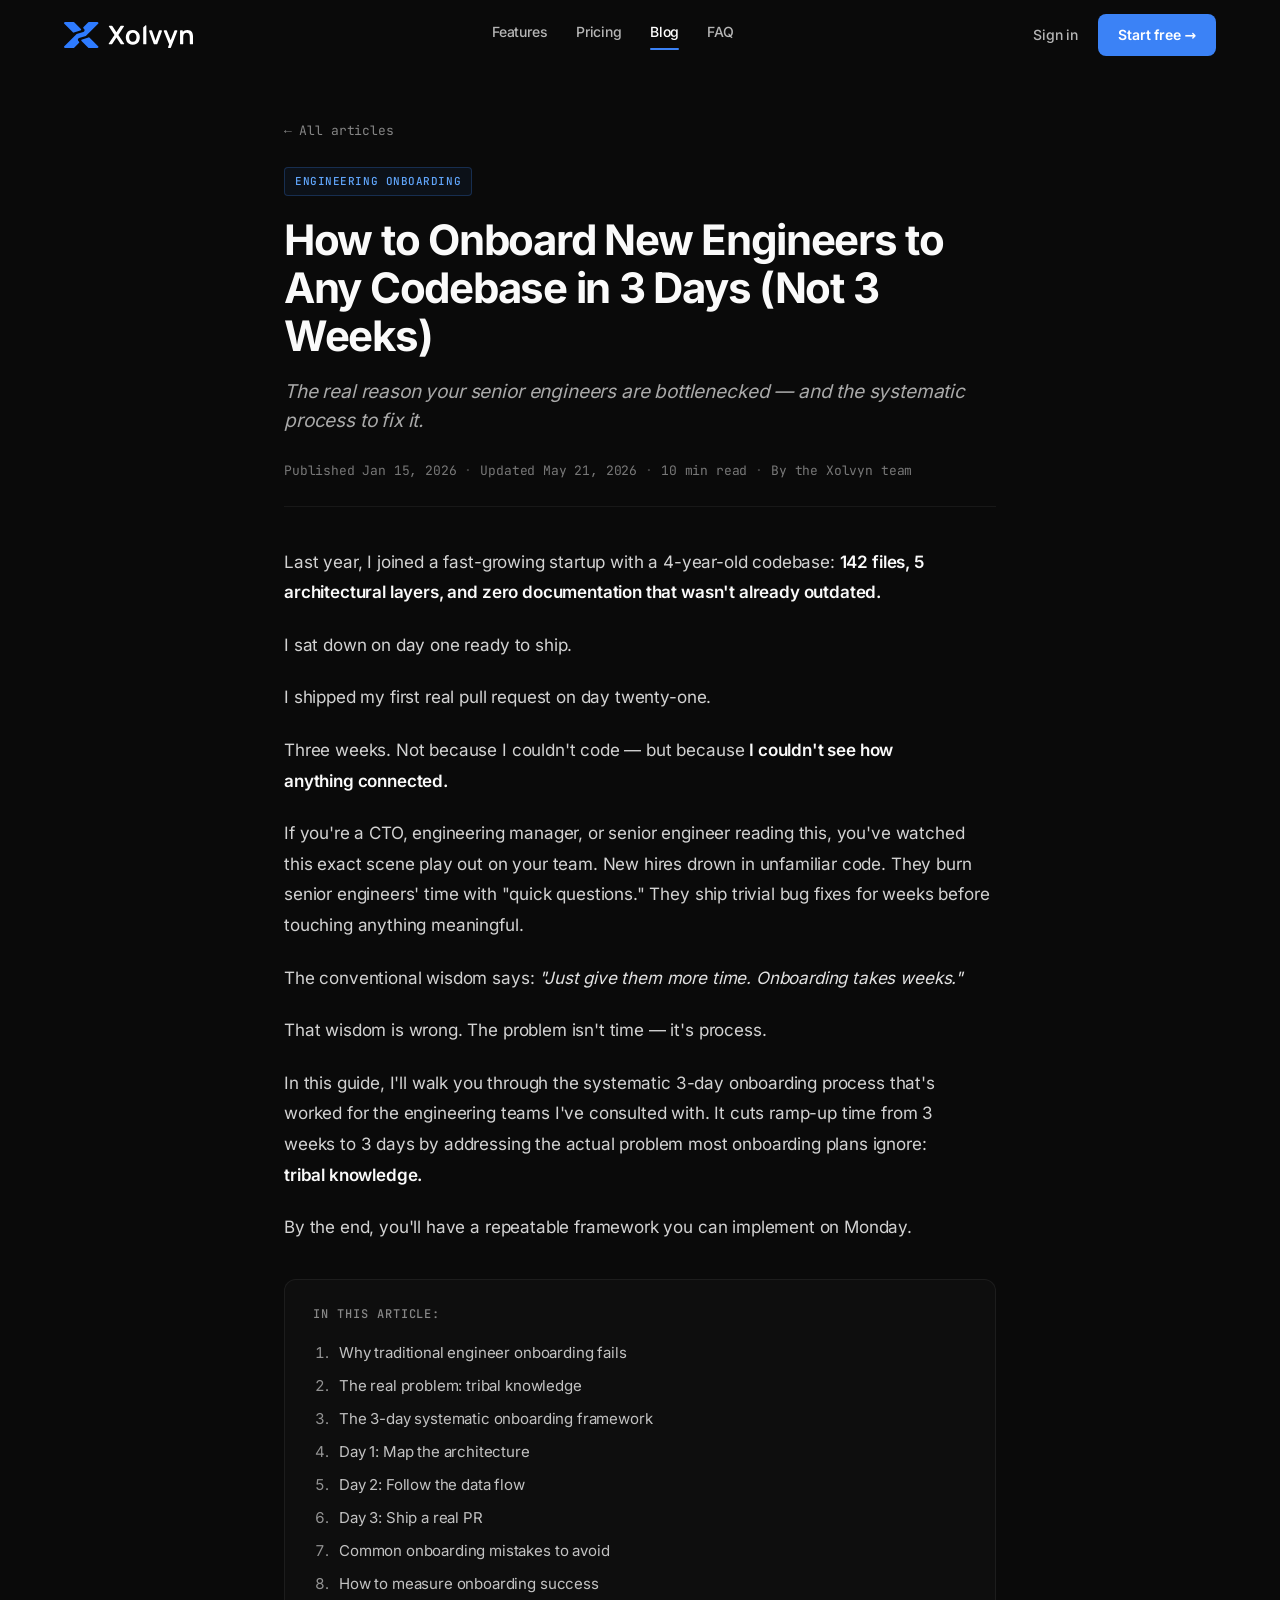
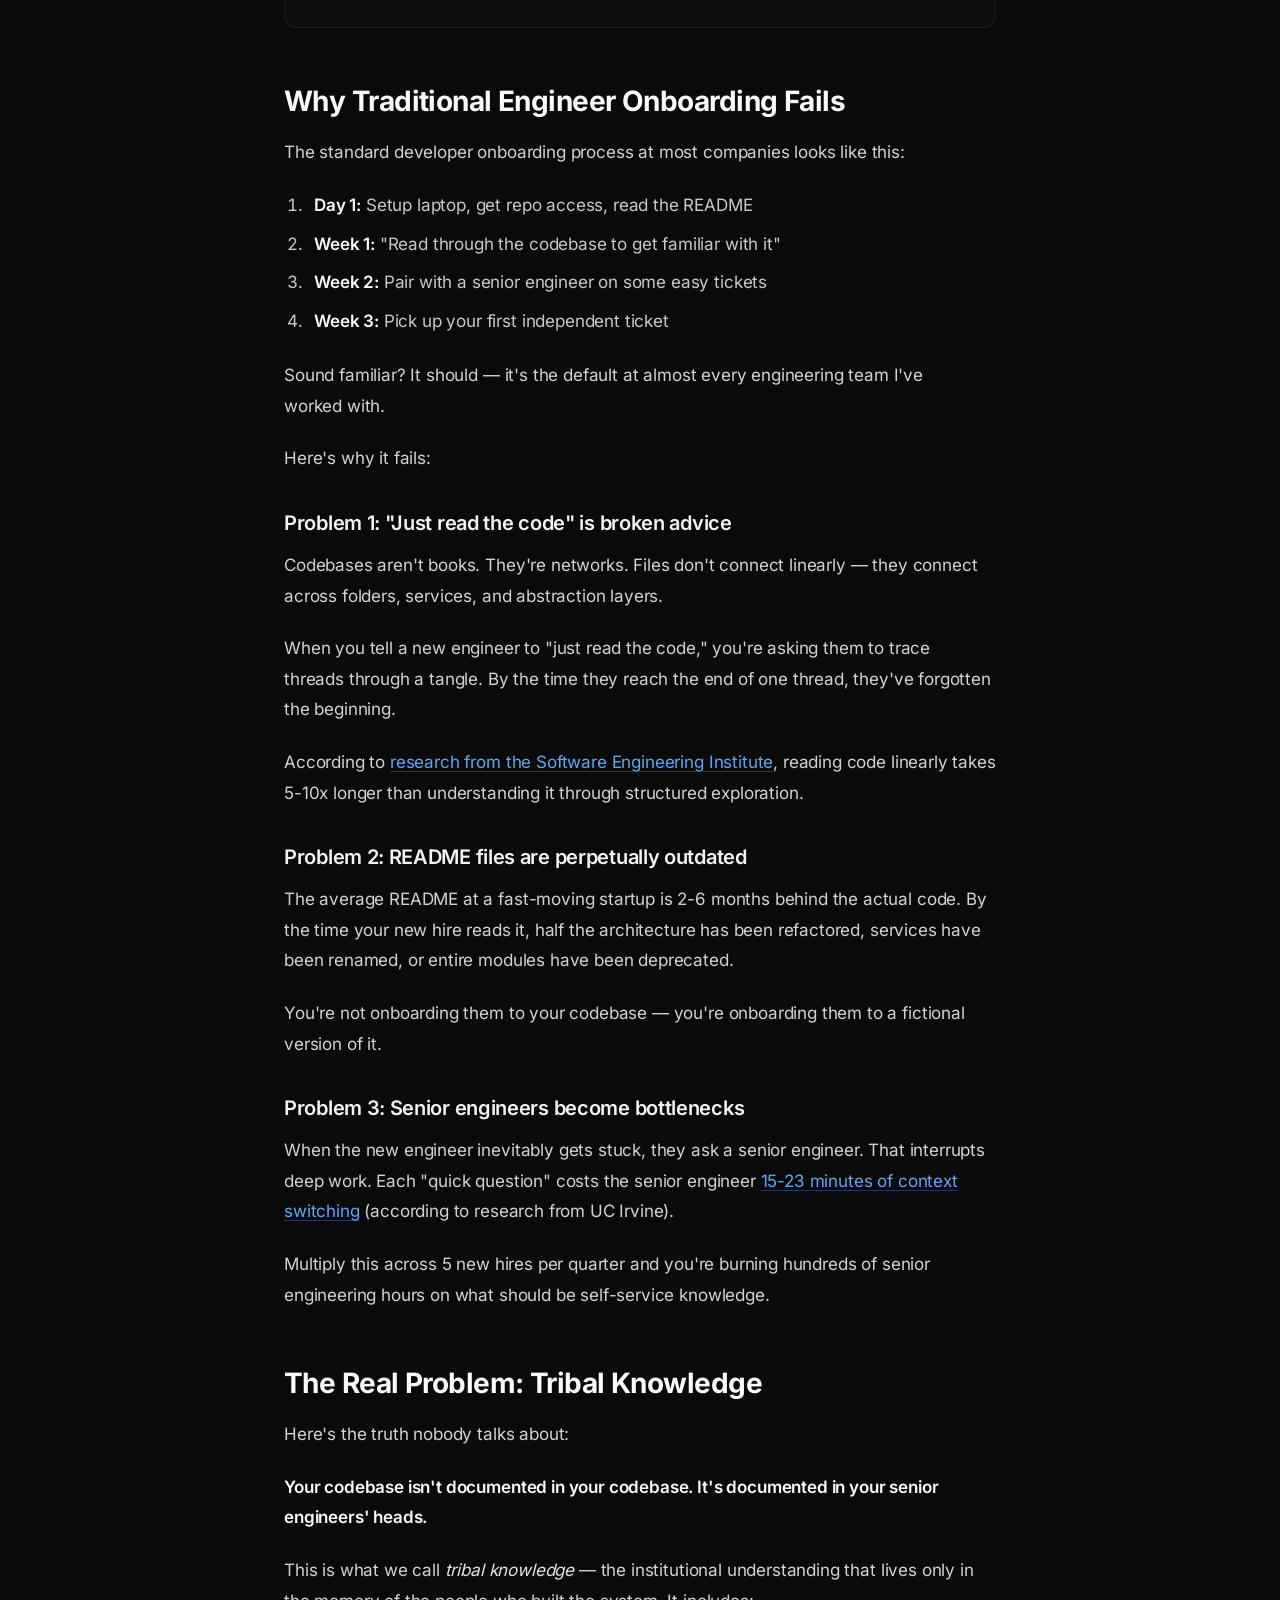
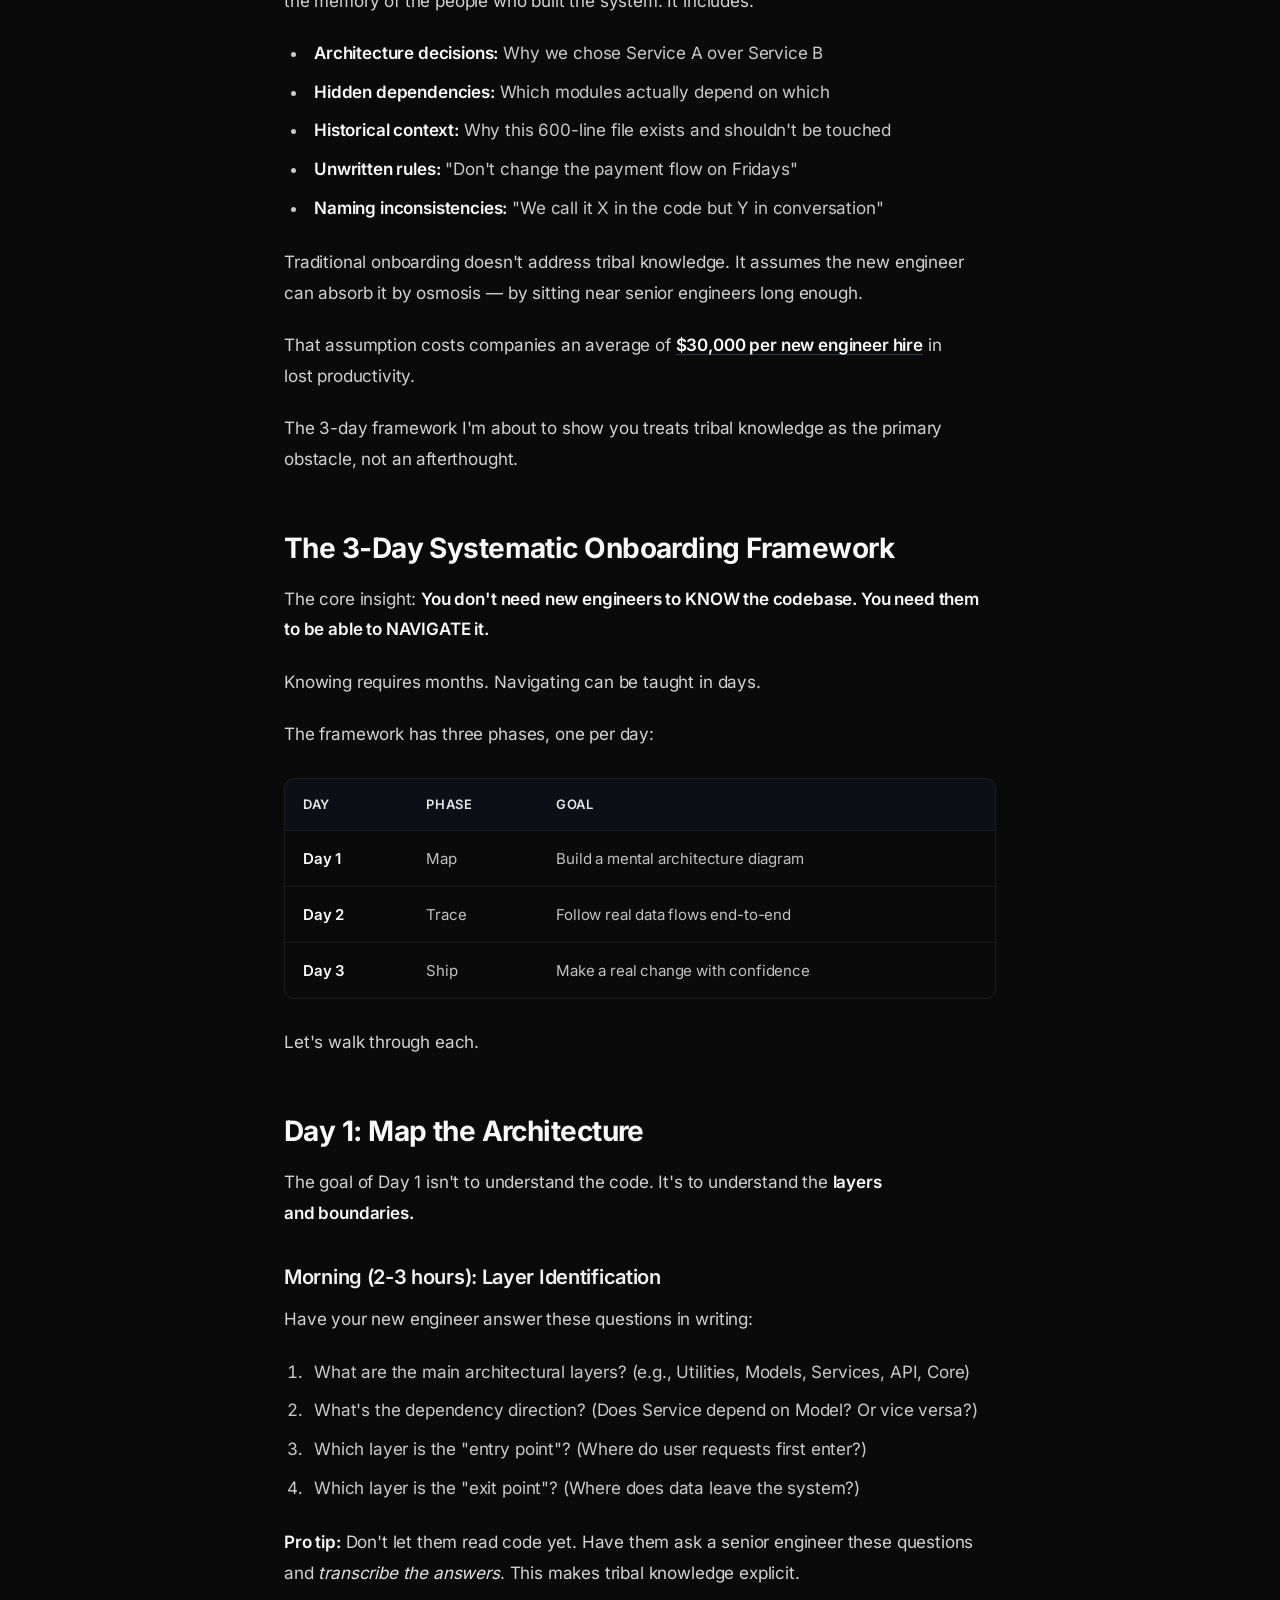
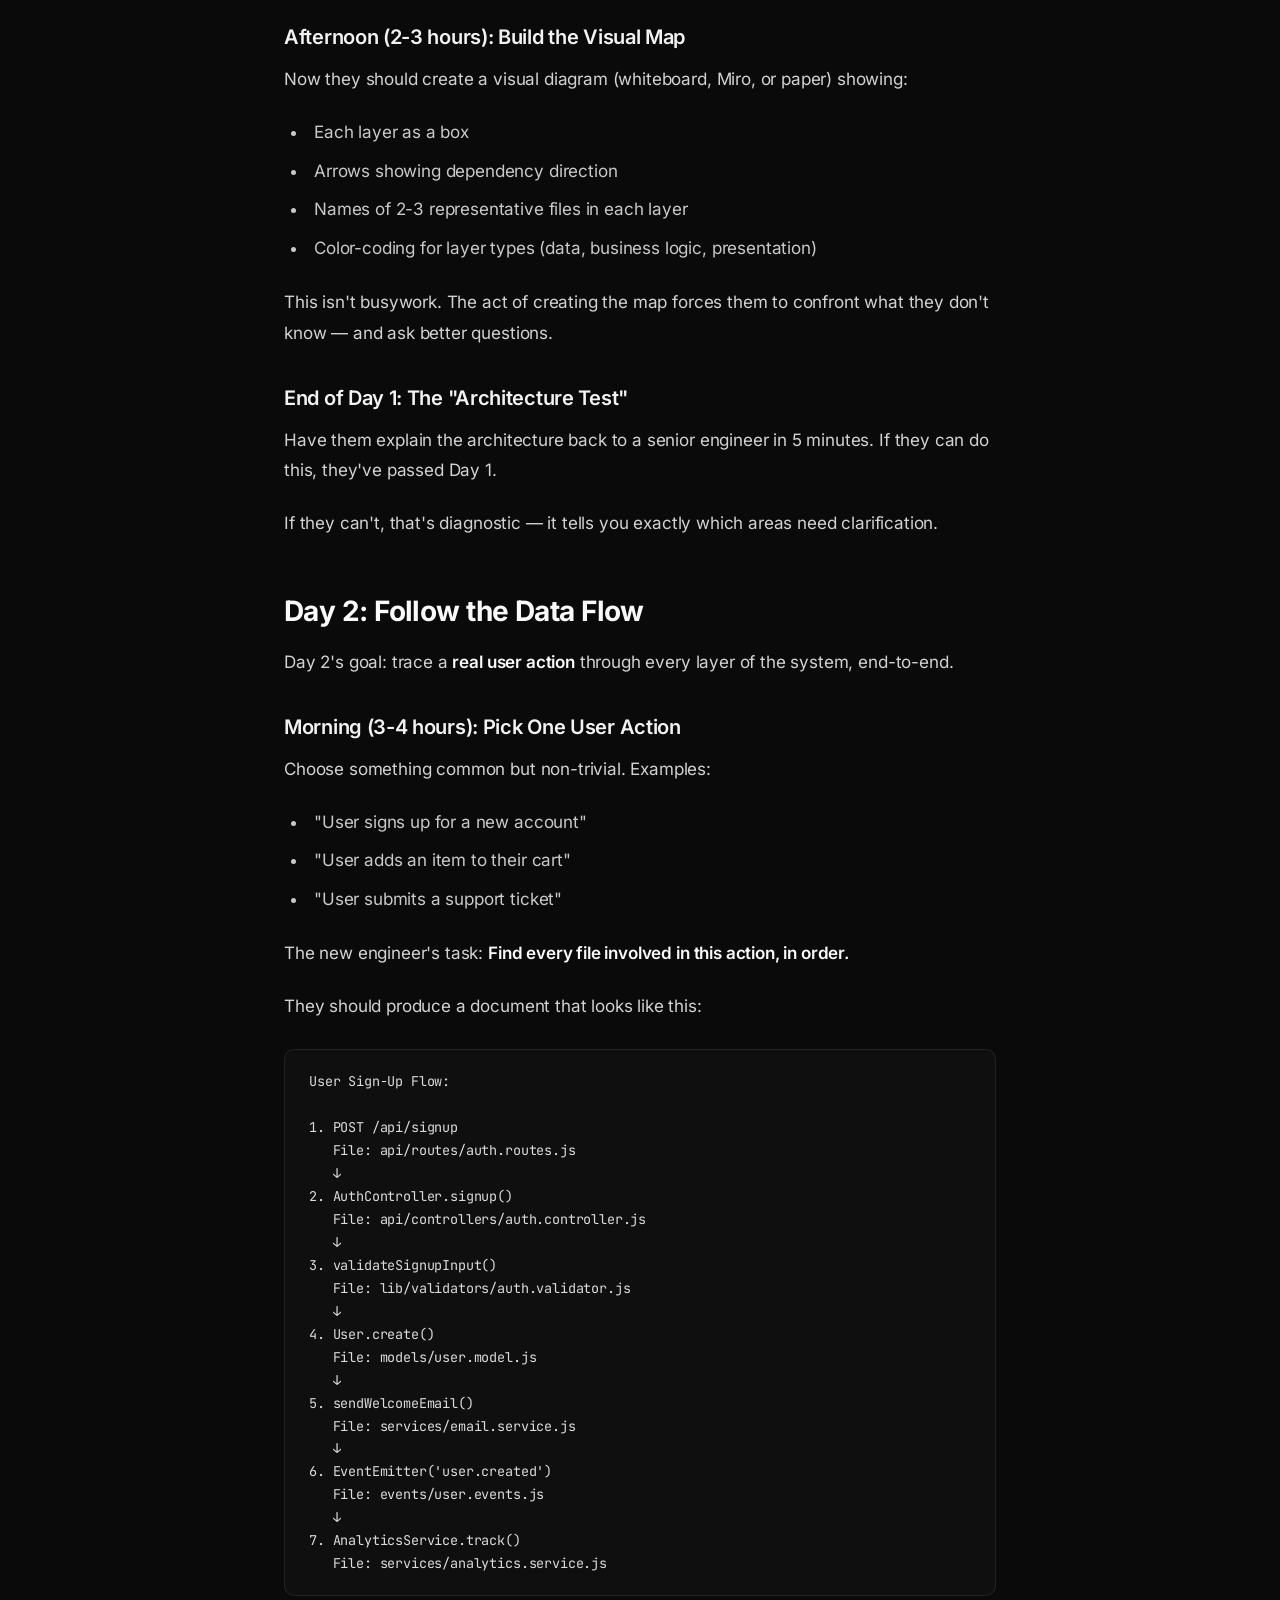
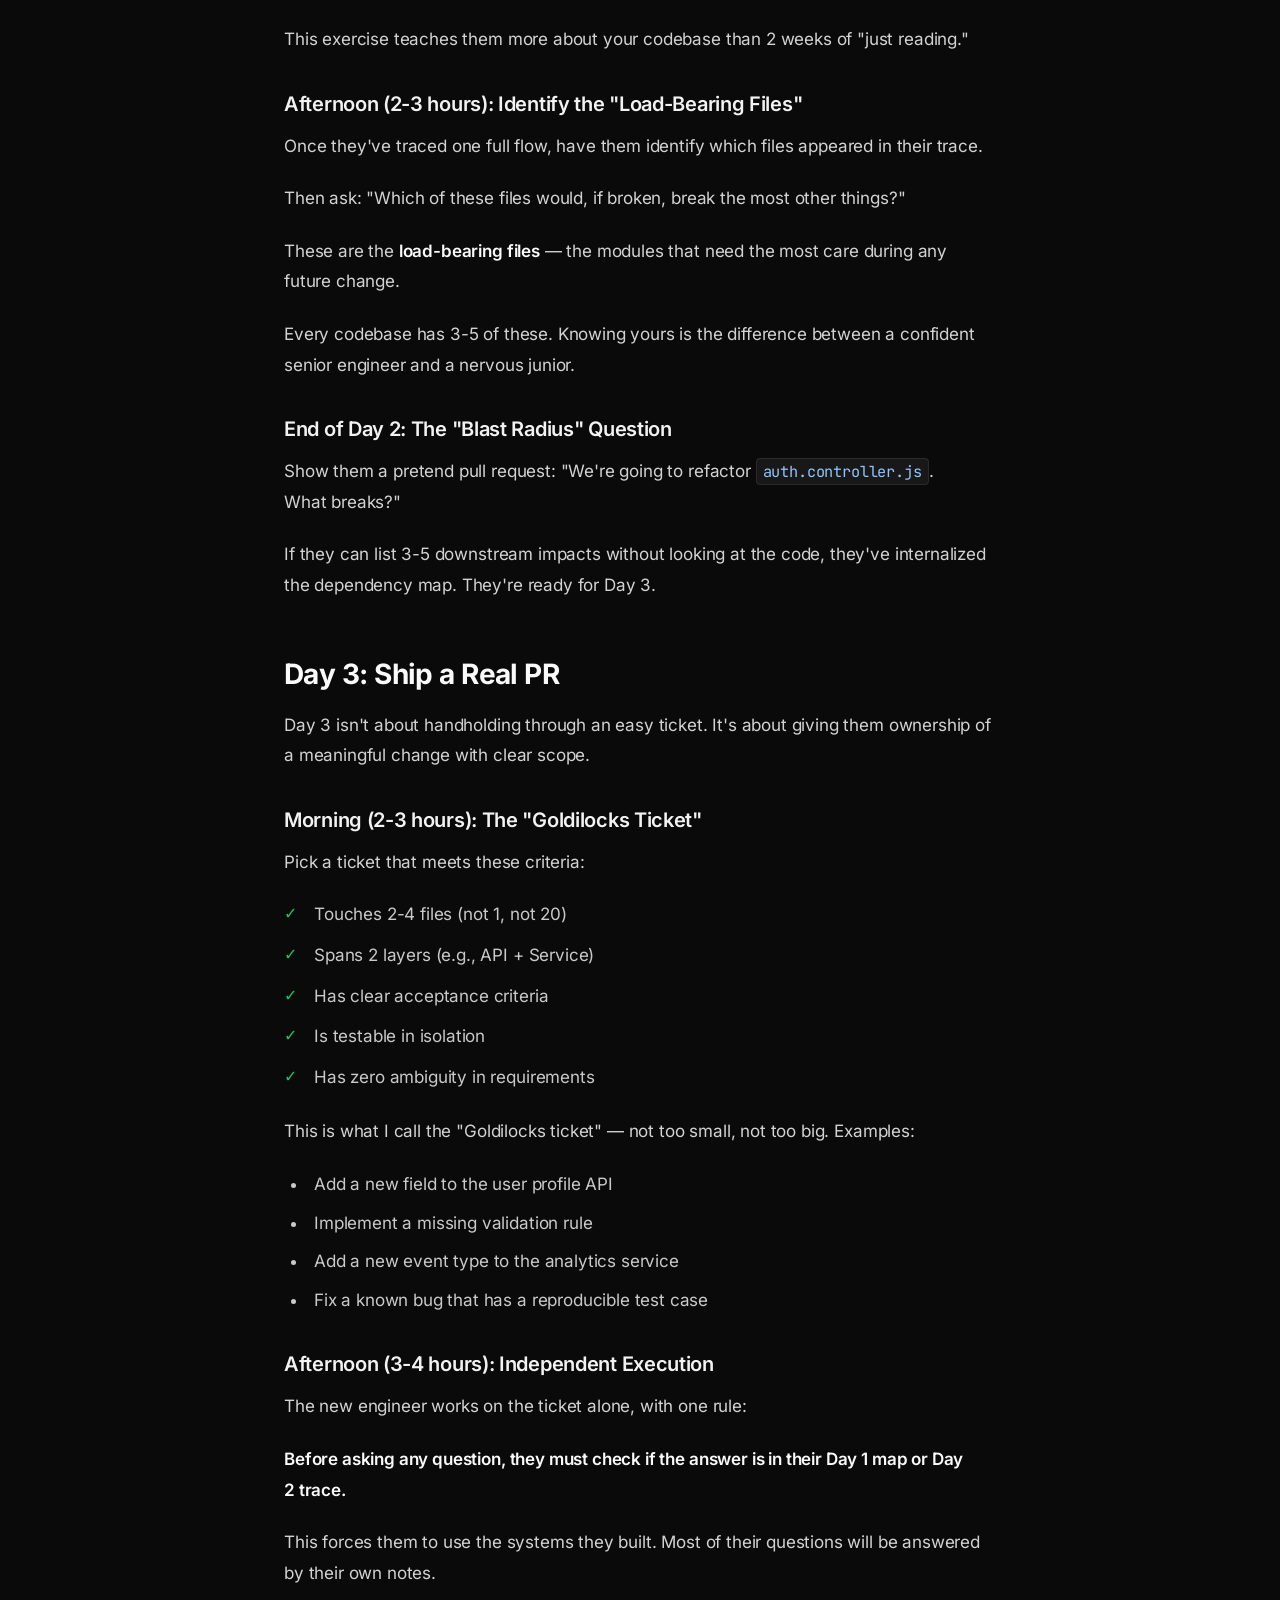
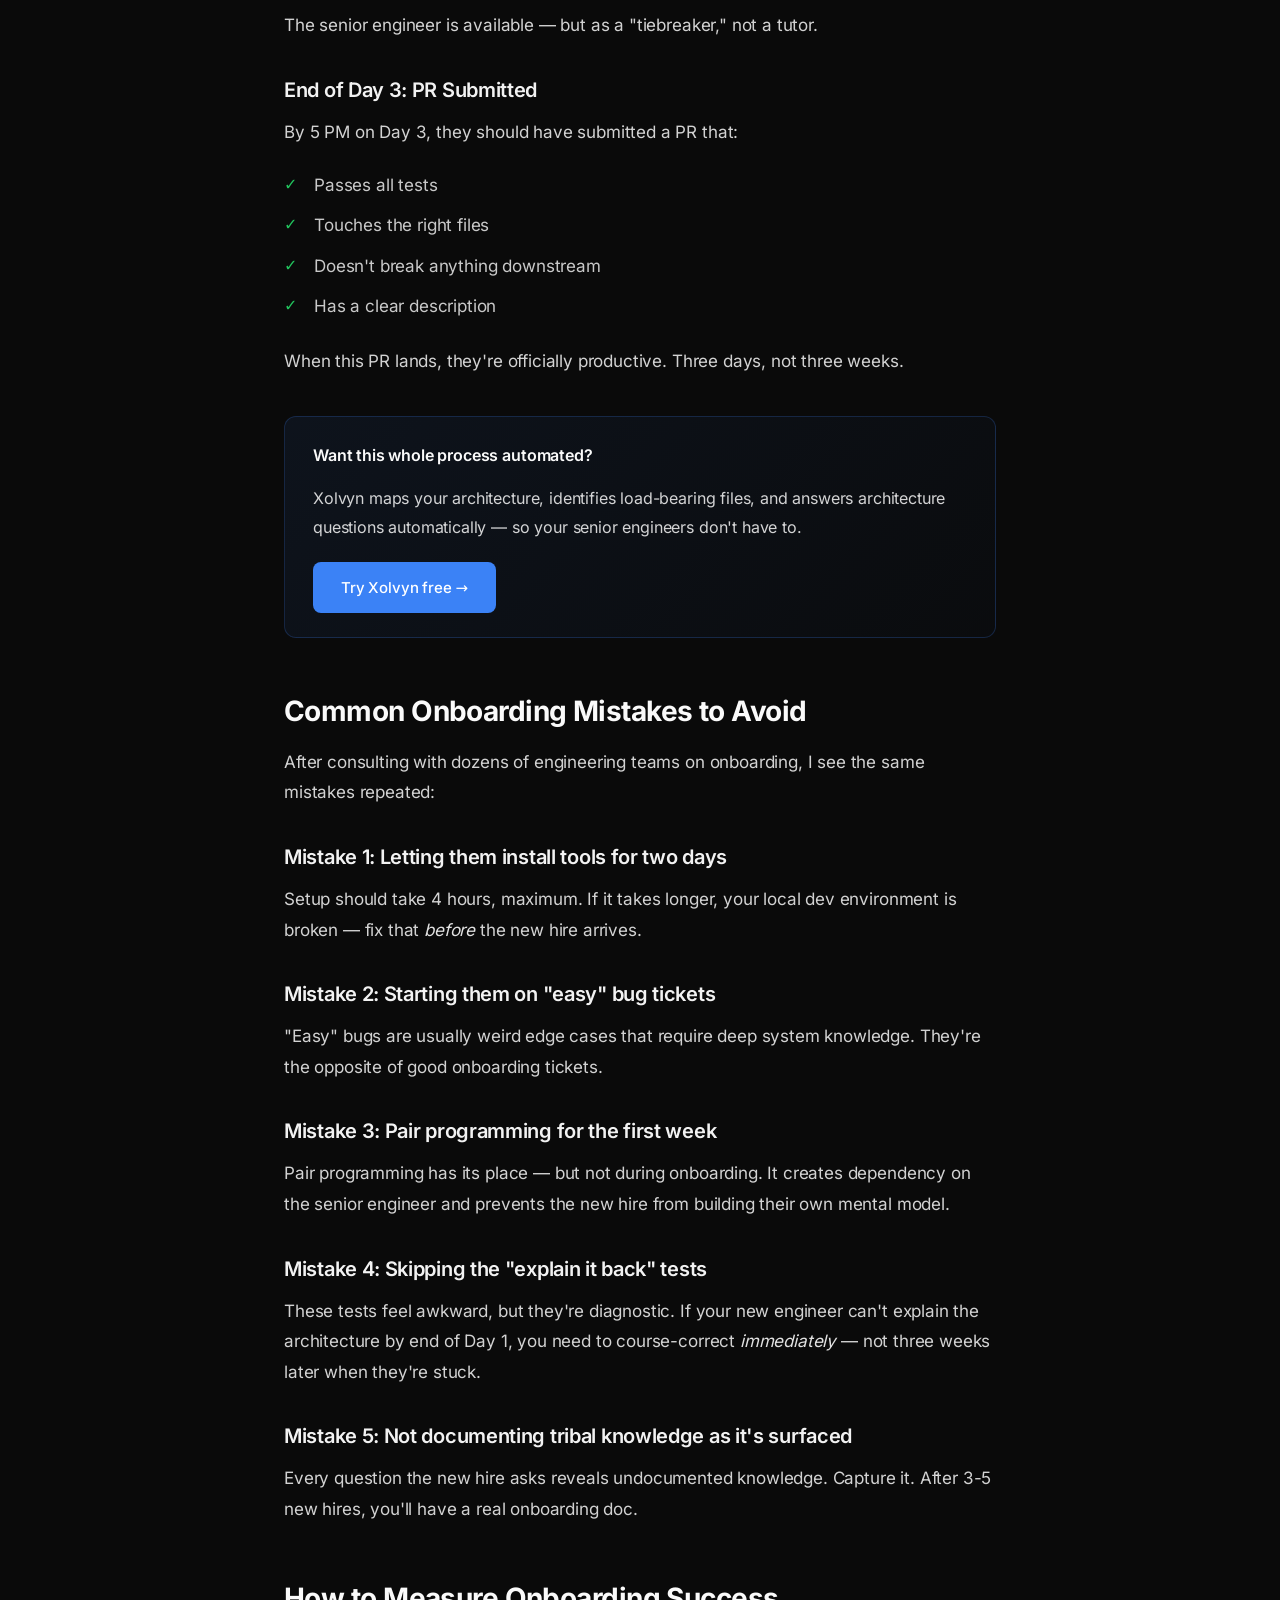
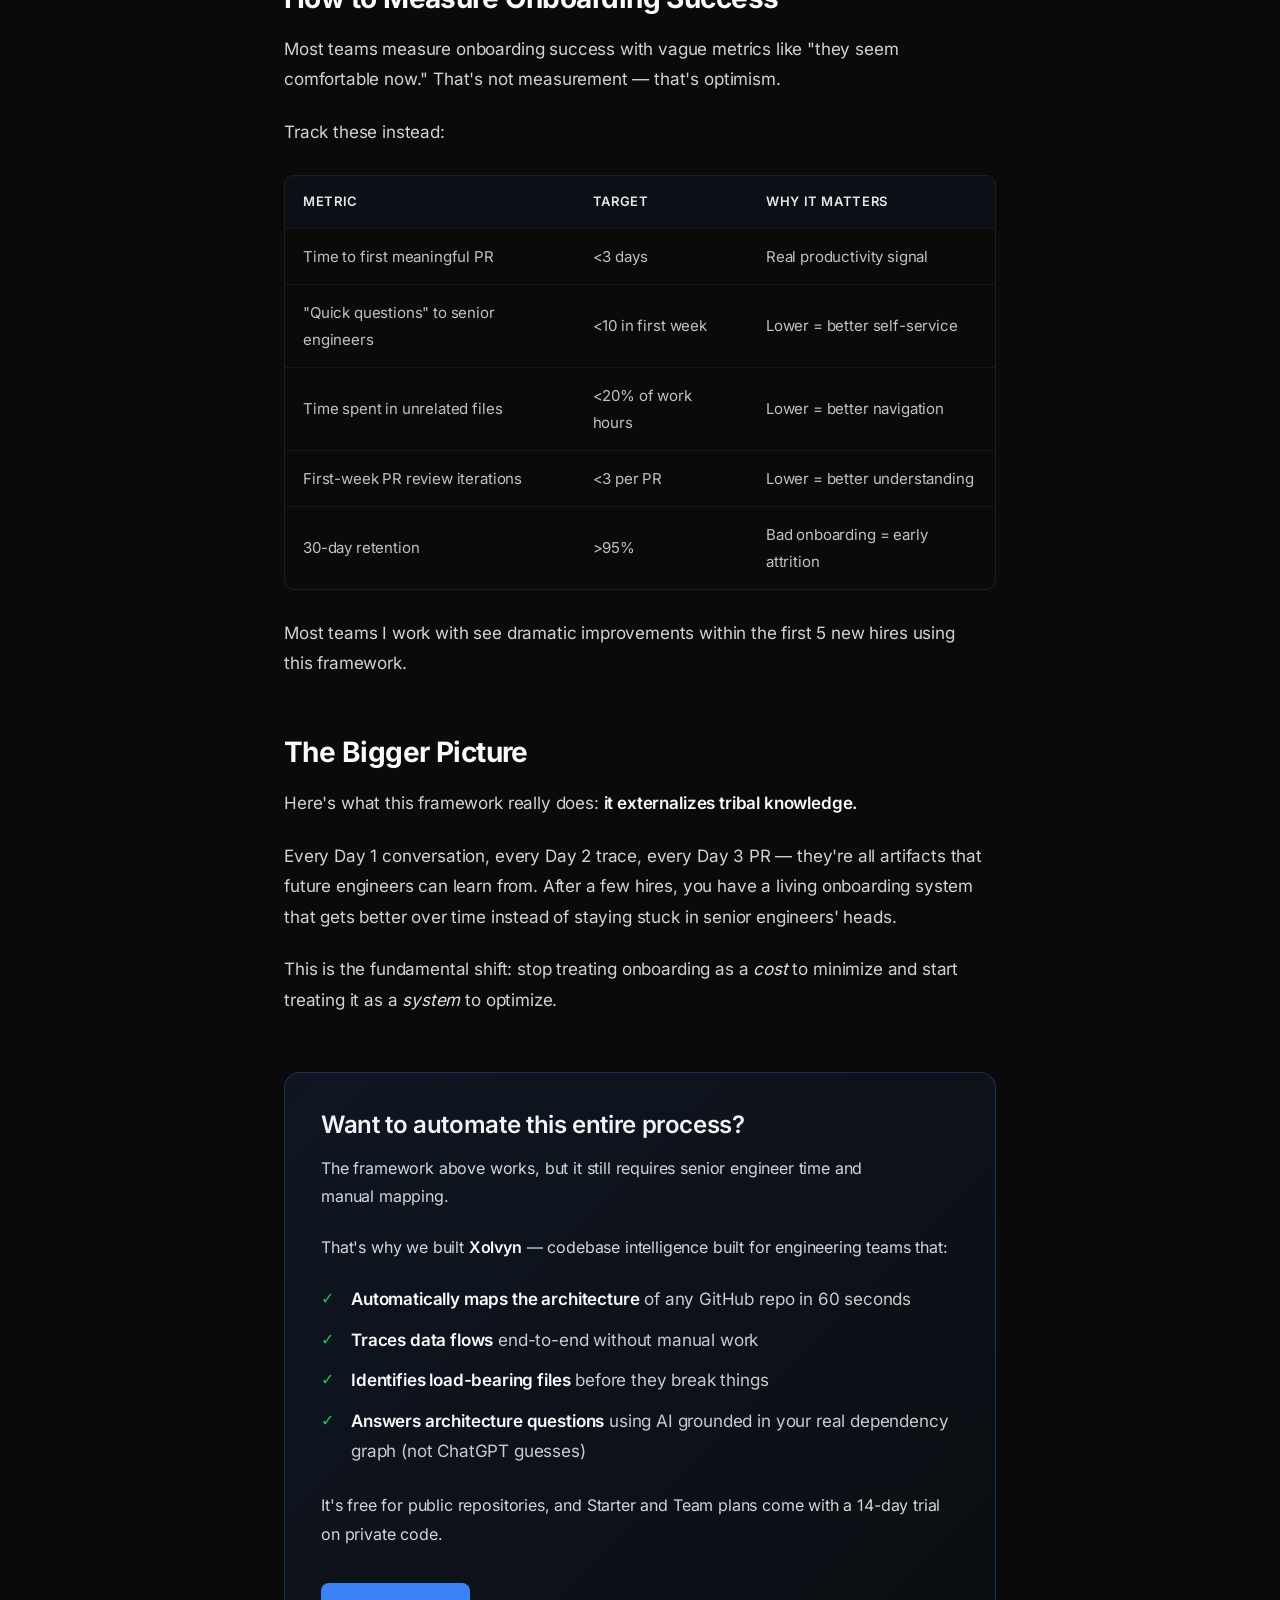
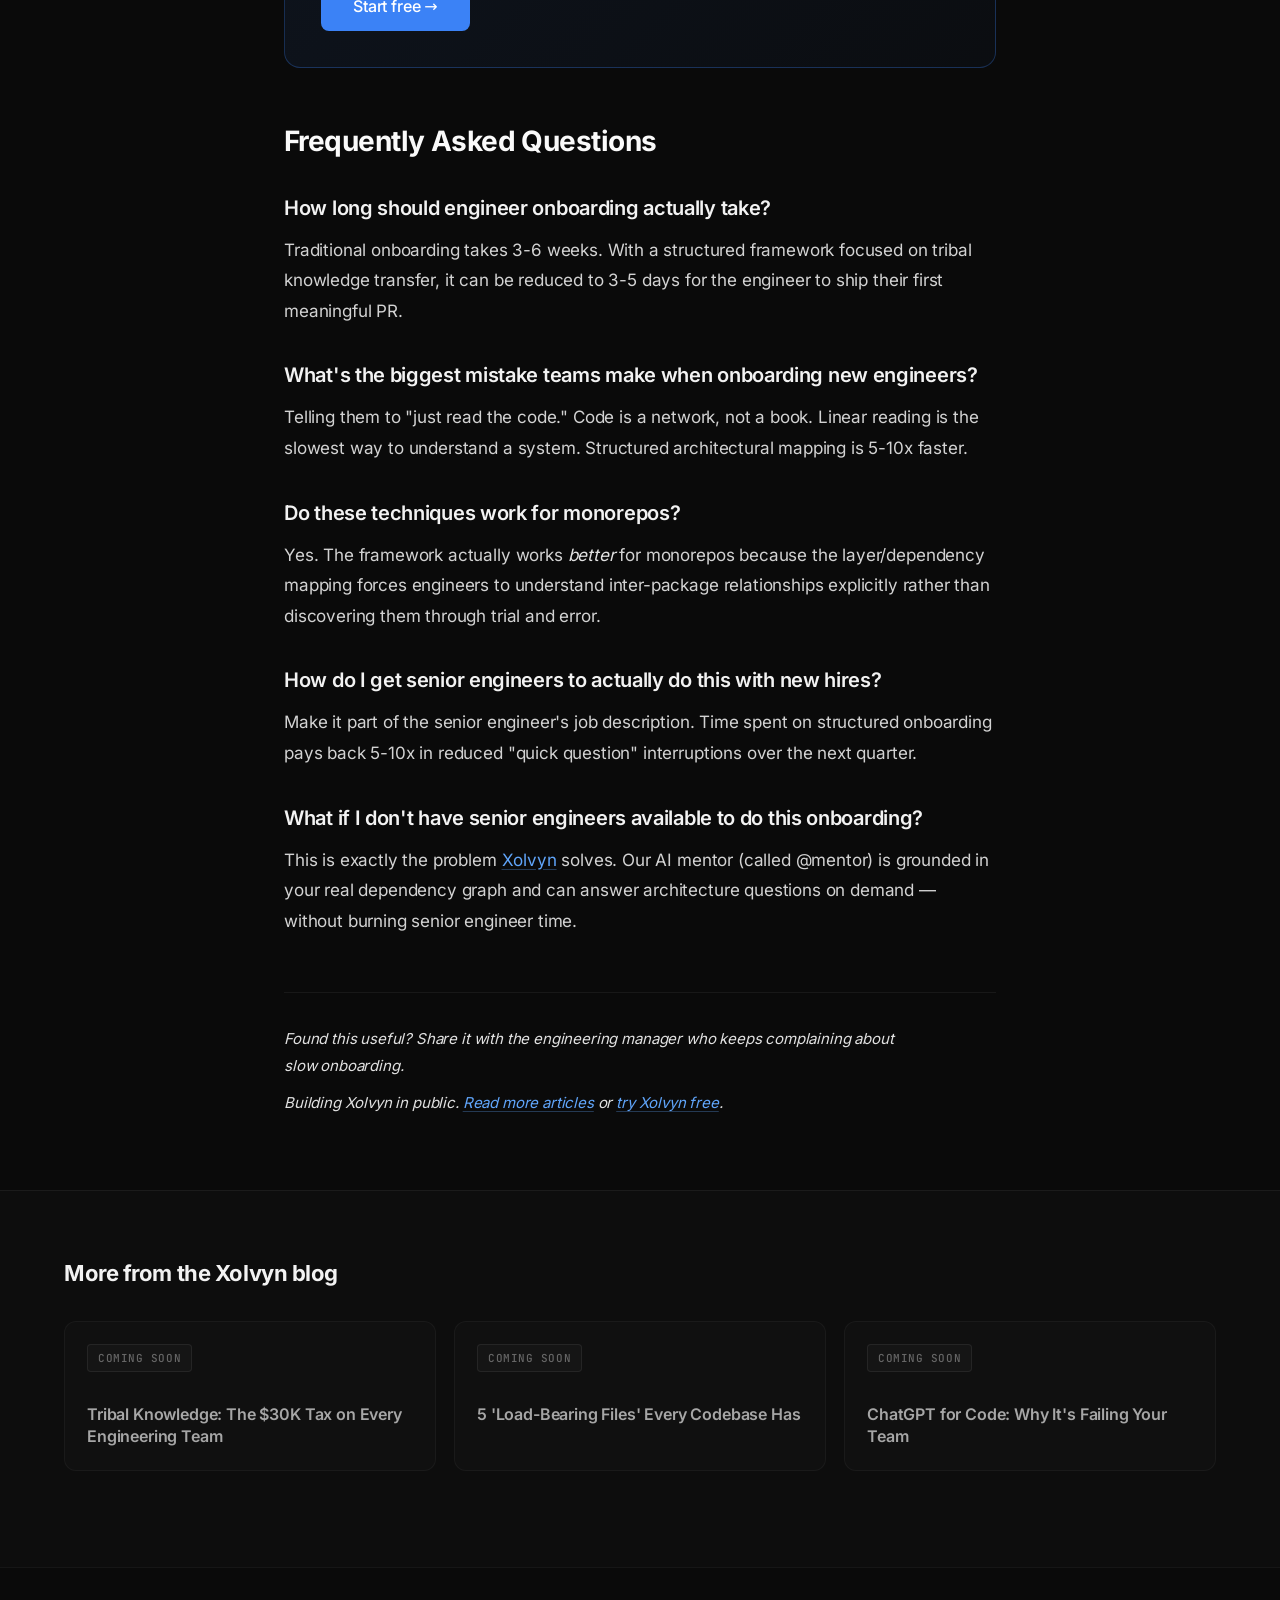
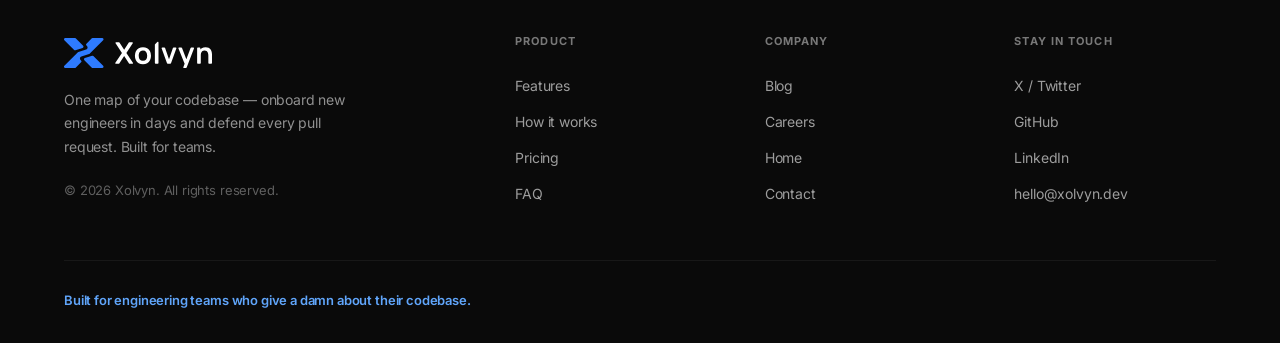
<file: articles/onboard-engineers-codebase-3-days.html>
<!DOCTYPE html>
<html lang="en">
<head>
<meta charset="UTF-8">
<meta name="viewport" content="width=device-width,initial-scale=1.0,viewport-fit=cover">
<meta name="theme-color" content="#0A0A0A">
<meta name="robots" content="index,follow,max-image-preview:large">
<meta name="googlebot" content="index,follow">

<title>How to Onboard New Engineers to Any Codebase in 3 Days | Xolvyn</title>
<meta name="description" content="Engineers take 3+ weeks to ship their first PR on a new codebase. Here's the systematic 3-day onboarding process that fixes the real problem: tribal knowledge.">
<meta name="author" content="Xolvyn">
<link rel="canonical" href="https://getxolvyn.com/articles/onboard-engineers-codebase-3-days">

<!-- Open Graph -->
<meta property="og:type" content="article">
<meta property="og:url" content="https://getxolvyn.com/articles/onboard-engineers-codebase-3-days">
<meta property="og:title" content="How to Onboard New Engineers to Any Codebase in 3 Days (Not 3 Weeks)">
<meta property="og:description" content="The systematic 3-day onboarding framework that cuts new engineer ramp-up time from weeks to days. Built for engineering teams who want every developer productive on day one.">
<meta property="og:image" content="https://getxolvyn.com/og-image.png">
<meta property="og:image:width" content="1200">
<meta property="og:image:height" content="630">
<meta property="og:image:type" content="image/png">
<meta property="og:locale" content="en_US">
<meta property="og:site_name" content="Xolvyn Blog">
<meta property="article:published_time" content="2026-01-15T08:00:00+00:00">
<meta property="article:modified_time" content="2026-07-12T08:00:00+00:00">
<meta property="article:author" content="Xolvyn">
<meta property="article:section" content="Engineering Onboarding">
<meta property="article:tag" content="developer onboarding">
<meta property="article:tag" content="engineering leadership">
<meta property="article:tag" content="codebase intelligence">

<!-- Twitter -->
<meta name="twitter:card" content="summary_large_image">
<meta name="twitter:title" content="How to Onboard New Engineers to Any Codebase in 3 Days">
<meta name="twitter:description" content="Engineers take 3+ weeks to ship their first PR. Here's the systematic framework that cuts it to 3 days.">
<meta name="twitter:image" content="https://getxolvyn.com/og-image.png">

<!-- Favicons -->
<link rel="icon" href="/assets/brand/favicon-20261013.ico" sizes="any">
<link rel="icon" type="image/svg+xml" href="/assets/brand/xolvyn-icon-20261013.svg">
<link rel="apple-touch-icon" href="/assets/brand/apple-touch-icon-20261013.png">

<!-- Article schema for rich results -->
<script type="application/ld+json">
{
  "@context": "https://schema.org",
  "@type": "BlogPosting",
  "headline": "How to Onboard New Engineers to Any Codebase in 3 Days (Not 3 Weeks)",
  "description": "Engineers take 3+ weeks to ship their first PR on a new codebase. Here's the systematic 3-day onboarding process that fixes the real problem: tribal knowledge.",
  "image": "https://getxolvyn.com/og-image.png",
  "author": {
    "@type": "Organization",
    "name": "Xolvyn",
    "url": "https://getxolvyn.com"
  },
  "publisher": {
    "@type": "Organization",
    "name": "Xolvyn",
    "logo": {
      "@type": "ImageObject",
      "url": "https://getxolvyn.com/assets/brand/xolvyn-mark-dark-20261013.png"
    }
  },
  "datePublished": "2026-01-15",
  "dateModified": "2026-07-12",
  "wordCount": 2200,
  "inLanguage": "en-US",
  "articleSection": "Engineering Onboarding",
  "keywords": "engineer onboarding, developer onboarding, codebase onboarding, tribal knowledge, engineering leadership",
  "mainEntityOfPage": {
    "@type": "WebPage",
    "@id": "https://getxolvyn.com/articles/onboard-engineers-codebase-3-days"
  }
}
</script>

<!-- Breadcrumb schema for SERP rich result -->
<script type="application/ld+json">
{
  "@context": "https://schema.org",
  "@type": "BreadcrumbList",
  "itemListElement": [
    {
      "@type": "ListItem",
      "position": 1,
      "name": "Home",
      "item": "https://getxolvyn.com"
    },
    {
      "@type": "ListItem",
      "position": 2,
      "name": "Blog",
      "item": "https://getxolvyn.com/blog"
    },
    {
      "@type": "ListItem",
      "position": 3,
      "name": "How to Onboard New Engineers to Any Codebase in 3 Days",
      "item": "https://getxolvyn.com/articles/onboard-engineers-codebase-3-days"
    }
  ]
}
</script>

<!-- FAQ schema for featured snippets -->
<script type="application/ld+json">
{
  "@context": "https://schema.org",
  "@type": "FAQPage",
  "mainEntity": [
    {
      "@type": "Question",
      "name": "How long should engineer onboarding actually take?",
      "acceptedAnswer": {
        "@type": "Answer",
        "text": "Traditional onboarding takes 3-6 weeks. With a structured framework focused on tribal knowledge transfer, it can be reduced to 3-5 days for the engineer to ship their first meaningful PR."
      }
    },
    {
      "@type": "Question",
      "name": "What's the biggest mistake teams make when onboarding new engineers?",
      "acceptedAnswer": {
        "@type": "Answer",
        "text": "Telling them to 'just read the code.' Code is a network, not a book. Linear reading is the slowest way to understand a system. Structured architectural mapping is 5-10x faster."
      }
    },
    {
      "@type": "Question",
      "name": "Do these onboarding techniques work for monorepos?",
      "acceptedAnswer": {
        "@type": "Answer",
        "text": "Yes. The framework actually works better for monorepos because the layer/dependency mapping forces engineers to understand inter-package relationships explicitly rather than discovering them through trial and error."
      }
    }
  ]
}
</script>

<!-- Self-hosted fonts (same-origin), preloaded -->
<link rel="preload" href="/fonts/inter-variable.woff2" as="font" type="font/woff2" crossorigin>
<link rel="preload" href="/fonts/jetbrains-mono-variable.woff2" as="font" type="font/woff2" crossorigin>
<link rel="stylesheet" href="/styles.css">
<script>document.documentElement.classList.add('js')</script>
</head>
<body>
<a class="skip-link" href="#main-content">Skip to content</a>

<!-- NAV -->
<nav class="navbar" id="navbar">
  <div class="container nav-inner">
    <a href="/" class="nav-logo" aria-label="Xolvyn &mdash; home">
      <img src="/assets/brand/xolvyn-logo-dark-small-20261013.svg" alt="" aria-hidden="true" class="nav-logo-img" width="356" height="72">
    </a>
    <div class="nav-links">
      <a href="/#features">Features</a>
      <a href="/pricing">Pricing</a>
      <a href="/blog" class="active">Blog</a>
      <a href="/#faq">FAQ</a>
    </div>
    <div class="nav-cta">
      <a href="https://xolvyn.dev/login" class="nav-signin">Sign in</a>
      <a href="https://xolvyn.dev/signup?ref=nav" class="btn btn-primary btn-nav">Start free &rarr;</a>
    </div>
    <button class="hamburger" aria-label="Menu" id="hamburger-btn">
      <span></span><span></span><span></span>
    </button>
  </div>
</nav>

<div class="mobile-menu" id="mobile-menu">
  <a href="/#features">Features</a>
  <a href="/pricing">Pricing</a>
  <a href="/blog">Blog</a>
  <a href="/#faq">FAQ</a>
  <a href="https://xolvyn.dev/login">Sign in</a>
  <a href="https://xolvyn.dev/signup?ref=nav" class="mobile-cta">Start free &rarr;</a>
</div>

<main id="main-content" tabindex="-1">

<article class="article">
  <div class="container article-container">

    <!-- Article header -->
    <header class="article-header">
      <div class="article-breadcrumb">
        <a href="/blog">&larr; All articles</a>
      </div>
      <div class="article-tag">Engineering Onboarding</div>
      <h1 class="article-h1">How to Onboard New Engineers to Any Codebase in 3 Days (Not 3 Weeks)</h1>
      <p class="article-subtitle">The real reason your senior engineers are bottlenecked &mdash; and the systematic process to fix it.</p>
      <div class="article-meta">
        <span>Published Jan 15, 2026</span>
        <span class="article-dot">&middot;</span>
        <span>Updated May 21, 2026</span>
        <span class="article-dot">&middot;</span>
        <span>10 min read</span>
        <span class="article-dot">&middot;</span>
        <span>By the Xolvyn team</span>
      </div>
    </header>

    <!-- Article body -->
    <div class="article-body">

      <p>Last year, I joined a fast-growing startup with a 4-year-old codebase: <strong>142 files, 5 architectural layers, and zero documentation that wasn't already outdated.</strong></p>

      <p>I sat down on day one ready to ship.</p>

      <p>I shipped my first real pull request on day twenty-one.</p>

      <p>Three weeks. Not because I couldn't code &mdash; but because <strong>I couldn't see how anything connected.</strong></p>

      <p>If you're a CTO, engineering manager, or senior engineer reading this, you've watched this exact scene play out on your team. New hires drown in unfamiliar code. They burn senior engineers' time with "quick questions." They ship trivial bug fixes for weeks before touching anything meaningful.</p>

      <p>The conventional wisdom says: <em>"Just give them more time. Onboarding takes weeks."</em></p>

      <p>That wisdom is wrong. The problem isn't time &mdash; it's process.</p>

      <p>In this guide, I'll walk you through the systematic 3-day onboarding process that's worked for the engineering teams I've consulted with. It cuts ramp-up time from 3 weeks to 3 days by addressing the actual problem most onboarding plans ignore: <strong>tribal knowledge.</strong></p>

      <p>By the end, you'll have a repeatable framework you can implement on Monday.</p>

      <!-- Table of contents -->
      <div class="article-toc">
        <p class="toc-title">In this article:</p>
        <ol>
          <li><a href="#why-onboarding-fails">Why traditional engineer onboarding fails</a></li>
          <li><a href="#tribal-knowledge">The real problem: tribal knowledge</a></li>
          <li><a href="#framework">The 3-day systematic onboarding framework</a></li>
          <li><a href="#day-1">Day 1: Map the architecture</a></li>
          <li><a href="#day-2">Day 2: Follow the data flow</a></li>
          <li><a href="#day-3">Day 3: Ship a real PR</a></li>
          <li><a href="#mistakes">Common onboarding mistakes to avoid</a></li>
          <li><a href="#measure">How to measure onboarding success</a></li>
        </ol>
      </div>

      <h2 id="why-onboarding-fails">Why Traditional Engineer Onboarding Fails</h2>

      <p>The standard developer onboarding process at most companies looks like this:</p>

      <ol>
        <li><strong>Day 1:</strong> Setup laptop, get repo access, read the README</li>
        <li><strong>Week 1:</strong> "Read through the codebase to get familiar with it"</li>
        <li><strong>Week 2:</strong> Pair with a senior engineer on some easy tickets</li>
        <li><strong>Week 3:</strong> Pick up your first independent ticket</li>
      </ol>

      <p>Sound familiar? It should &mdash; it's the default at almost every engineering team I've worked with.</p>

      <p>Here's why it fails:</p>

      <h3>Problem 1: "Just read the code" is broken advice</h3>

      <p>Codebases aren't books. They're networks. Files don't connect linearly &mdash; they connect across folders, services, and abstraction layers.</p>

      <p>When you tell a new engineer to "just read the code," you're asking them to trace threads through a tangle. By the time they reach the end of one thread, they've forgotten the beginning.</p>

      <p>According to <a href="https://insights.sei.cmu.edu/documents/1216/2016_005_001_469008.pdf" target="_blank" rel="noopener">research from the Software Engineering Institute</a>, reading code linearly takes 5-10x longer than understanding it through structured exploration.</p>

      <h3>Problem 2: README files are perpetually outdated</h3>

      <p>The average README at a fast-moving startup is 2-6 months behind the actual code. By the time your new hire reads it, half the architecture has been refactored, services have been renamed, or entire modules have been deprecated.</p>

      <p>You're not onboarding them to your codebase &mdash; you're onboarding them to a fictional version of it.</p>

      <h3>Problem 3: Senior engineers become bottlenecks</h3>

      <p>When the new engineer inevitably gets stuck, they ask a senior engineer. That interrupts deep work. Each "quick question" costs the senior engineer <a href="https://www.ics.uci.edu/~gmark/chi2008-mark.pdf" target="_blank" rel="noopener">15-23 minutes of context switching</a> (according to research from UC Irvine).</p>

      <p>Multiply this across 5 new hires per quarter and you're burning hundreds of senior engineering hours on what should be self-service knowledge.</p>

      <h2 id="tribal-knowledge">The Real Problem: Tribal Knowledge</h2>

      <p>Here's the truth nobody talks about:</p>

      <p><strong>Your codebase isn't documented in your codebase. It's documented in your senior engineers' heads.</strong></p>

      <p>This is what we call <em>tribal knowledge</em> &mdash; the institutional understanding that lives only in the memory of the people who built the system. It includes:</p>

      <ul>
        <li><strong>Architecture decisions:</strong> Why we chose Service A over Service B</li>
        <li><strong>Hidden dependencies:</strong> Which modules actually depend on which</li>
        <li><strong>Historical context:</strong> Why this 600-line file exists and shouldn't be touched</li>
        <li><strong>Unwritten rules:</strong> "Don't change the payment flow on Fridays"</li>
        <li><strong>Naming inconsistencies:</strong> "We call it X in the code but Y in conversation"</li>
      </ul>

      <p>Traditional onboarding doesn't address tribal knowledge. It assumes the new engineer can absorb it by osmosis &mdash; by sitting near senior engineers long enough.</p>

      <p>That assumption costs companies an average of <a href="https://www.shrm.org/topics-tools/news/talent-acquisition/average-cost-per-hire-rises-to-4700" target="_blank" rel="noopener"><strong>$30,000 per new engineer hire</strong></a> in lost productivity.</p>

      <p>The 3-day framework I'm about to show you treats tribal knowledge as the primary obstacle, not an afterthought.</p>

      <h2 id="framework">The 3-Day Systematic Onboarding Framework</h2>

      <p>The core insight: <strong>You don't need new engineers to KNOW the codebase. You need them to be able to NAVIGATE it.</strong></p>

      <p>Knowing requires months. Navigating can be taught in days.</p>

      <p>The framework has three phases, one per day:</p>

      <div class="article-table-wrap">
        <table class="article-table">
          <thead>
            <tr><th>Day</th><th>Phase</th><th>Goal</th></tr>
          </thead>
          <tbody>
            <tr><td><strong>Day 1</strong></td><td>Map</td><td>Build a mental architecture diagram</td></tr>
            <tr><td><strong>Day 2</strong></td><td>Trace</td><td>Follow real data flows end-to-end</td></tr>
            <tr><td><strong>Day 3</strong></td><td>Ship</td><td>Make a real change with confidence</td></tr>
          </tbody>
        </table>
      </div>

      <p>Let's walk through each.</p>

      <h2 id="day-1">Day 1: Map the Architecture</h2>

      <p>The goal of Day 1 isn't to understand the code. It's to understand the <strong>layers and boundaries.</strong></p>

      <h3>Morning (2-3 hours): Layer Identification</h3>

      <p>Have your new engineer answer these questions in writing:</p>

      <ol>
        <li>What are the main architectural layers? (e.g., Utilities, Models, Services, API, Core)</li>
        <li>What's the dependency direction? (Does Service depend on Model? Or vice versa?)</li>
        <li>Which layer is the "entry point"? (Where do user requests first enter?)</li>
        <li>Which layer is the "exit point"? (Where does data leave the system?)</li>
      </ol>

      <p><strong>Pro tip:</strong> Don't let them read code yet. Have them ask a senior engineer these questions and <em>transcribe the answers</em>. This makes tribal knowledge explicit.</p>

      <h3>Afternoon (2-3 hours): Build the Visual Map</h3>

      <p>Now they should create a visual diagram (whiteboard, Miro, or paper) showing:</p>

      <ul>
        <li>Each layer as a box</li>
        <li>Arrows showing dependency direction</li>
        <li>Names of 2-3 representative files in each layer</li>
        <li>Color-coding for layer types (data, business logic, presentation)</li>
      </ul>

      <p>This isn't busywork. The act of creating the map forces them to confront what they don't know &mdash; and ask better questions.</p>

      <h3>End of Day 1: The "Architecture Test"</h3>

      <p>Have them explain the architecture back to a senior engineer in 5 minutes. If they can do this, they've passed Day 1.</p>

      <p>If they can't, that's diagnostic &mdash; it tells you exactly which areas need clarification.</p>

      <h2 id="day-2">Day 2: Follow the Data Flow</h2>

      <p>Day 2's goal: trace a <strong>real user action</strong> through every layer of the system, end-to-end.</p>

      <h3>Morning (3-4 hours): Pick One User Action</h3>

      <p>Choose something common but non-trivial. Examples:</p>

      <ul>
        <li>"User signs up for a new account"</li>
        <li>"User adds an item to their cart"</li>
        <li>"User submits a support ticket"</li>
      </ul>

      <p>The new engineer's task: <strong>Find every file involved in this action, in order.</strong></p>

      <p>They should produce a document that looks like this:</p>

      <pre class="article-code">User Sign-Up Flow:

1. POST /api/signup
   File: api/routes/auth.routes.js
   &darr;
2. AuthController.signup()
   File: api/controllers/auth.controller.js
   &darr;
3. validateSignupInput()
   File: lib/validators/auth.validator.js
   &darr;
4. User.create()
   File: models/user.model.js
   &darr;
5. sendWelcomeEmail()
   File: services/email.service.js
   &darr;
6. EventEmitter('user.created')
   File: events/user.events.js
   &darr;
7. AnalyticsService.track()
   File: services/analytics.service.js</pre>

      <p>This exercise teaches them more about your codebase than 2 weeks of "just reading."</p>

      <h3>Afternoon (2-3 hours): Identify the "Load-Bearing Files"</h3>

      <p>Once they've traced one full flow, have them identify which files appeared in their trace.</p>

      <p>Then ask: "Which of these files would, if broken, break the most other things?"</p>

      <p>These are the <strong>load-bearing files</strong> &mdash; the modules that need the most care during any future change.</p>

      <p>Every codebase has 3-5 of these. Knowing yours is the difference between a confident senior engineer and a nervous junior.</p>

      <h3>End of Day 2: The "Blast Radius" Question</h3>

      <p>Show them a pretend pull request: "We're going to refactor <code>auth.controller.js</code>. What breaks?"</p>

      <p>If they can list 3-5 downstream impacts without looking at the code, they've internalized the dependency map. They're ready for Day 3.</p>

      <h2 id="day-3">Day 3: Ship a Real PR</h2>

      <p>Day 3 isn't about handholding through an easy ticket. It's about giving them ownership of a meaningful change with clear scope.</p>

      <h3>Morning (2-3 hours): The "Goldilocks Ticket"</h3>

      <p>Pick a ticket that meets these criteria:</p>

      <ul class="article-checklist">
        <li>Touches 2-4 files (not 1, not 20)</li>
        <li>Spans 2 layers (e.g., API + Service)</li>
        <li>Has clear acceptance criteria</li>
        <li>Is testable in isolation</li>
        <li>Has zero ambiguity in requirements</li>
      </ul>

      <p>This is what I call the "Goldilocks ticket" &mdash; not too small, not too big. Examples:</p>

      <ul>
        <li>Add a new field to the user profile API</li>
        <li>Implement a missing validation rule</li>
        <li>Add a new event type to the analytics service</li>
        <li>Fix a known bug that has a reproducible test case</li>
      </ul>

      <h3>Afternoon (3-4 hours): Independent Execution</h3>

      <p>The new engineer works on the ticket alone, with one rule:</p>

      <p><strong>Before asking any question, they must check if the answer is in their Day 1 map or Day 2 trace.</strong></p>

      <p>This forces them to use the systems they built. Most of their questions will be answered by their own notes.</p>

      <p>The senior engineer is available &mdash; but as a "tiebreaker," not a tutor.</p>

      <h3>End of Day 3: PR Submitted</h3>

      <p>By 5 PM on Day 3, they should have submitted a PR that:</p>

      <ul class="article-checklist">
        <li>Passes all tests</li>
        <li>Touches the right files</li>
        <li>Doesn't break anything downstream</li>
        <li>Has a clear description</li>
      </ul>

      <p>When this PR lands, they're officially productive. Three days, not three weeks.</p>

      <!-- Inline CTA -->
      <div class="article-cta-inline">
        <p><strong>Want this whole process automated?</strong></p>
        <p>Xolvyn maps your architecture, identifies load-bearing files, and answers architecture questions automatically &mdash; so your senior engineers don't have to.</p>
        <a href="https://xolvyn.dev/signup?ref=article" class="btn btn-primary">Try Xolvyn free &rarr;</a>
      </div>

      <h2 id="mistakes">Common Onboarding Mistakes to Avoid</h2>

      <p>After consulting with dozens of engineering teams on onboarding, I see the same mistakes repeated:</p>

      <h3>Mistake 1: Letting them install tools for two days</h3>
      <p>Setup should take 4 hours, maximum. If it takes longer, your local dev environment is broken &mdash; fix that <em>before</em> the new hire arrives.</p>

      <h3>Mistake 2: Starting them on "easy" bug tickets</h3>
      <p>"Easy" bugs are usually weird edge cases that require deep system knowledge. They're the opposite of good onboarding tickets.</p>

      <h3>Mistake 3: Pair programming for the first week</h3>
      <p>Pair programming has its place &mdash; but not during onboarding. It creates dependency on the senior engineer and prevents the new hire from building their own mental model.</p>

      <h3>Mistake 4: Skipping the "explain it back" tests</h3>
      <p>These tests feel awkward, but they're diagnostic. If your new engineer can't explain the architecture by end of Day 1, you need to course-correct <em>immediately</em> &mdash; not three weeks later when they're stuck.</p>

      <h3>Mistake 5: Not documenting tribal knowledge as it's surfaced</h3>
      <p>Every question the new hire asks reveals undocumented knowledge. Capture it. After 3-5 new hires, you'll have a real onboarding doc.</p>

      <h2 id="measure">How to Measure Onboarding Success</h2>

      <p>Most teams measure onboarding success with vague metrics like "they seem comfortable now." That's not measurement &mdash; that's optimism.</p>

      <p>Track these instead:</p>

      <div class="article-table-wrap">
        <table class="article-table">
          <thead>
            <tr><th>Metric</th><th>Target</th><th>Why It Matters</th></tr>
          </thead>
          <tbody>
            <tr><td>Time to first meaningful PR</td><td>&lt;3 days</td><td>Real productivity signal</td></tr>
            <tr><td>"Quick questions" to senior engineers</td><td>&lt;10 in first week</td><td>Lower = better self-service</td></tr>
            <tr><td>Time spent in unrelated files</td><td>&lt;20% of work hours</td><td>Lower = better navigation</td></tr>
            <tr><td>First-week PR review iterations</td><td>&lt;3 per PR</td><td>Lower = better understanding</td></tr>
            <tr><td>30-day retention</td><td>&gt;95%</td><td>Bad onboarding = early attrition</td></tr>
          </tbody>
        </table>
      </div>

      <p>Most teams I work with see dramatic improvements within the first 5 new hires using this framework.</p>

      <h2>The Bigger Picture</h2>

      <p>Here's what this framework really does: <strong>it externalizes tribal knowledge.</strong></p>

      <p>Every Day 1 conversation, every Day 2 trace, every Day 3 PR &mdash; they're all artifacts that future engineers can learn from. After a few hires, you have a living onboarding system that gets better over time instead of staying stuck in senior engineers' heads.</p>

      <p>This is the fundamental shift: stop treating onboarding as a <em>cost</em> to minimize and start treating it as a <em>system</em> to optimize.</p>

      <!-- Final CTA -->
      <div class="article-cta-final">
        <h3>Want to automate this entire process?</h3>
        <p>The framework above works, but it still requires senior engineer time and manual mapping.</p>
        <p>That's why we built <strong>Xolvyn</strong> &mdash; codebase intelligence built for engineering teams that:</p>
        <ul class="article-checklist">
          <li><strong>Automatically maps the architecture</strong> of any GitHub repo in 60 seconds</li>
          <li><strong>Traces data flows</strong> end-to-end without manual work</li>
          <li><strong>Identifies load-bearing files</strong> before they break things</li>
          <li><strong>Answers architecture questions</strong> using AI grounded in your real dependency graph (not ChatGPT guesses)</li>
        </ul>
        <p>It's free for public repositories, and Starter and Team plans come with a 14-day trial on private code.</p>
        <a href="https://xolvyn.dev/signup?ref=article" class="btn btn-primary btn-lg">Start free &rarr;</a>
      </div>

      <h2>Frequently Asked Questions</h2>

      <h3>How long should engineer onboarding actually take?</h3>
      <p>Traditional onboarding takes 3-6 weeks. With a structured framework focused on tribal knowledge transfer, it can be reduced to 3-5 days for the engineer to ship their first meaningful PR.</p>

      <h3>What's the biggest mistake teams make when onboarding new engineers?</h3>
      <p>Telling them to "just read the code." Code is a network, not a book. Linear reading is the slowest way to understand a system. Structured architectural mapping is 5-10x faster.</p>

      <h3>Do these techniques work for monorepos?</h3>
      <p>Yes. The framework actually works <em>better</em> for monorepos because the layer/dependency mapping forces engineers to understand inter-package relationships explicitly rather than discovering them through trial and error.</p>

      <h3>How do I get senior engineers to actually do this with new hires?</h3>
      <p>Make it part of the senior engineer's job description. Time spent on structured onboarding pays back 5-10x in reduced "quick question" interruptions over the next quarter.</p>

      <h3>What if I don't have senior engineers available to do this onboarding?</h3>
      <p>This is exactly the problem <a href="/">Xolvyn</a> solves. Our AI mentor (called @mentor) is grounded in your real dependency graph and can answer architecture questions on demand &mdash; without burning senior engineer time.</p>

      <!-- Share / footer -->
      <div class="article-footer">
        <p><em>Found this useful? Share it with the engineering manager who keeps complaining about slow onboarding.</em></p>
        <p><em>Building Xolvyn in public. <a href="/blog">Read more articles</a> or <a href="https://xolvyn.dev/signup?ref=article">try Xolvyn free</a>.</em></p>
      </div>

    </div>
  </div>
</article>

<!-- Related articles -->
<section class="article-related">
  <div class="container">
    <h3 class="related-title">More from the Xolvyn blog</h3>
    <div class="related-grid">
      <a href="#" class="related-card related-soon">
        <div class="blog-card-tag soon-tag">Coming soon</div>
        <h4>Tribal Knowledge: The $30K Tax on Every Engineering Team</h4>
      </a>
      <a href="#" class="related-card related-soon">
        <div class="blog-card-tag soon-tag">Coming soon</div>
        <h4>5 'Load-Bearing Files' Every Codebase Has</h4>
      </a>
      <a href="#" class="related-card related-soon">
        <div class="blog-card-tag soon-tag">Coming soon</div>
        <h4>ChatGPT for Code: Why It's Failing Your Team</h4>
      </a>
    </div>
  </div>
</section>

</main>

<!-- FOOTER -->
<footer class="footer" role="contentinfo">
  <div class="container">
    <div class="footer-grid">
      <div class="footer-brand">
        <a href="/" class="footer-logo-link" aria-label="Xolvyn &mdash; home">
          <picture><source media="(max-width: 768px)" srcset="/assets/brand/xolvyn-logo-dark-20261013.svg" width="339" height="72"><img src="/assets/brand/xolvyn-logo-dark-small-20261013.svg" alt="" aria-hidden="true" class="footer-logo-img" width="356" height="72" loading="lazy"></picture>
        </a>
        <p>One map of your codebase &mdash; onboard new engineers in days and defend every pull request. Built for teams.</p>
        <p class="footer-copy">&copy; 2026 Xolvyn. All rights reserved.</p>
      </div>
      <div>
        <h4>Product</h4>
        <a href="/#features">Features</a>
        <a href="/#how-it-works">How it works</a>
        <a href="/pricing">Pricing</a>
        <a href="/#faq">FAQ</a>
      </div>
      <div>
        <h4>Company</h4>
        <a href="/blog">Blog</a>
        <a href="/careers">Careers</a>
        <a href="/">Home</a>
        <a href="mailto:hello@xolvyn.dev">Contact</a>
      </div>
      <div>
        <h4>Stay in Touch</h4>
        <a href="https://x.com/xolvyn" target="_blank" rel="noopener">X / Twitter</a>
        <a href="https://github.com/xolvyn" target="_blank" rel="noopener">GitHub</a>
        <a href="https://www.linkedin.com/company/xolvyn" target="_blank" rel="noopener">LinkedIn</a>
        <a href="mailto:hello@xolvyn.dev">hello@xolvyn.dev</a>
      </div>
    </div>
    <div class="footer-bottom">
      <span class="text-blue" style="font-weight:600">Built for engineering teams who give a damn about their codebase.</span>
    </div>
  </div>
</footer>

<script defer src="../script.js"></script>
</body>
</html>
</file>
<file: styles.css>
/* ===== SELF-HOSTED FONTS (same-origin, variable woff2, latin subset) ===== */
@font-face {
  font-family: 'Inter';
  font-style: normal;
  font-weight: 400 800;
  font-display: swap;
  src: url('fonts/inter-variable.woff2') format('woff2')
}

@font-face {
  font-family: 'JetBrains Mono';
  font-style: normal;
  font-weight: 400 700;
  font-display: swap;
  src: url('fonts/jetbrains-mono-variable.woff2') format('woff2')
}

/* ===== RESET & BASE ===== */
*,
*::before,
*::after {
  margin: 0;
  padding: 0;
  box-sizing: border-box
}

html {
  scroll-behavior: smooth;
  scroll-padding-top: 84px;
  font-size: 16px;
  /* clip, not hidden: hidden turns html/body into scroll containers and
     silently breaks position:sticky (the scroll-hero pin). clip gives the
     same no-horizontal-scroll guarantee without creating a scroll container. */
  overflow-x: hidden;
  overflow-x: clip;
  -webkit-text-size-adjust: 100%;
  text-size-adjust: 100%
}

body {
  font-family: 'Inter', -apple-system, BlinkMacSystemFont, system-ui, sans-serif;
  background: #0A0A0A;
  color: rgba(255, 255, 255, 0.9);
  line-height: 1.7;
  overflow-x: hidden;
  overflow-x: clip;
  -webkit-font-smoothing: antialiased;
  letter-spacing: -0.01em;
  max-width: 100vw;
  -webkit-tap-highlight-color: transparent;
  text-rendering: optimizeLegibility
}

img {
  max-width: 100%;
  height: auto;
  display: block
}

button,
a {
  -webkit-tap-highlight-color: transparent;
  touch-action: manipulation
}

input,
textarea,
select {
  font-size: 16px;
  -webkit-appearance: none;
  appearance: none
}

a {
  color: inherit;
  text-decoration: none
}

button {
  cursor: pointer;
  border: none;
  font-family: inherit
}

ul {
  list-style: none
}

img {
  max-width: 100%
}

.mono {
  font-family: 'JetBrains Mono', monospace
}

/* ===== UTILITIES ===== */
.container {
  max-width: 1200px;
  margin: 0 auto;
  padding: 0 24px
}

.hero .container {
  max-width: 1240px
}

.section {
  padding: 56px 0
}

.section-label {
  font-family: 'JetBrains Mono', monospace;
  font-size: 13px;
  font-weight: 500;
  letter-spacing: 0.05em;
  text-transform: uppercase;
  color: rgba(255, 255, 255, 0.5);
  margin-bottom: 12px
}

.section-title {
  font-size: 38px;
  font-weight: 700;
  line-height: 1.2;
  letter-spacing: -0.025em;
  margin-bottom: 12px;
  color: rgba(255, 255, 255, 0.95);
  text-wrap: balance
}

.section-sub {
  color: rgba(255, 255, 255, 0.65);
  font-size: 16px;
  max-width: 65ch;
  margin-bottom: 32px;
  line-height: 1.65;
  text-wrap: pretty
}

/* small cited-stat line under a section sub */
.section-cite {
  margin: -16px 0 36px;
  max-width: 62ch;
  font-size: 14px;
  line-height: 1.6;
  color: rgba(255, 255, 255, 0.45);
}

.section-cite a {
  color: rgba(255, 255, 255, 0.62);
  text-decoration: underline;
  text-underline-offset: 2px;
  transition: color 0.2s ease;
}

.section-cite a:hover {
  color: #60A5FA;
}

.section-cite a:focus-visible {
  outline: 2px solid #93C5FD;
  outline-offset: 2px;
  border-radius: 2px;
}

.brand-intro {
  padding: 64px 0 40px;
}

.brand-intro-card {
  max-width: 920px;
  margin: 0 auto;
  background: rgba(255, 255, 255, 0.02);
  border: 1px solid rgba(255, 255, 255, 0.05);
  border-radius: 16px;
  padding: 40px 48px;
  text-align: left;
  transition: background 0.3s ease, border-color 0.3s ease, transform 0.3s ease;
}

.brand-intro-card:hover {
  background: rgba(255, 255, 255, 0.035);
  border-color: rgba(255, 255, 255, 0.09);
  transform: translateY(-2px);
}

.brand-intro-card .section-label {
  margin-bottom: 18px;
}

.brand-definition {
  font-size: 18px;
  line-height: 1.75;
  color: rgba(255, 255, 255, 0.78);
  letter-spacing: -0.005em;
  margin: 0;
}

.brand-definition strong {
  font-weight: 700;
  color: rgba(255, 255, 255, 0.98);
}

.brand-definition strong.text-blue {
  font-weight: 700;
}

/* Concrete-credibility chips (under the brand-intro definition) */
.cred-chips {
  display: flex;
  flex-wrap: wrap;
  gap: 10px;
  margin-top: 26px;
}

.cred-chip {
  display: inline-flex;
  align-items: center;
  gap: 8px;
  font-family: 'JetBrains Mono', monospace;
  font-size: 12px;
  font-weight: 500;
  letter-spacing: 0.02em;
  color: rgba(255, 255, 255, 0.72);
  background: rgba(255, 255, 255, 0.03);
  border: 1px solid rgba(255, 255, 255, 0.08);
  border-radius: 100px;
  padding: 7px 14px;
}

.cred-dot {
  width: 6px;
  height: 6px;
  border-radius: 50%;
  flex-shrink: 0;
}

@media(max-width:768px) {
  .cred-chips {
    gap: 8px;
    margin-top: 20px;
  }

  .cred-chip {
    font-size: 11px;
    padding: 6px 12px;
  }
}

@media (max-width: 768px) {
  .brand-intro {
    padding: 44px 0 28px;
  }
  .brand-intro-card {
    padding: 28px 22px;
    border-radius: 14px;
  }
  .brand-intro-card .section-label {
    margin-bottom: 14px;
  }
  .brand-definition {
    font-size: 15.5px;
    line-height: 1.7;
  }
}

@media (max-width: 420px) {
  .brand-intro-card {
    padding: 24px 18px;
  }
  .brand-definition {
    font-size: 14.5px;
  }
}

.text-muted {
  color: rgba(255, 255, 255, 0.45)
}

.text-secondary {
  color: rgba(255, 255, 255, 0.65)
}

.text-blue {
  color: #60A5FA;
}

.text-code {
  color: #60A5FA;
  font-family: 'JetBrains Mono', monospace
}

/* Progressive enhancement: content is visible by default. The hidden/animated
   pre-state only applies when JS is present (html.js set inline in <head>),
   so no-JS crawlers and failed renders still see every section.
   :where() keeps specificity at (0,1,0) so the reduced-motion override wins. */
.fade-up {
  transition: opacity 0.6s ease, transform 0.6s ease
}

:where(.js) .fade-up {
  opacity: 0;
  transform: translateY(30px)
}

.fade-up.visible {
  opacity: 1;
  transform: translateY(0)
}

/* ===== BUTTONS ===== */
.btn {
  display: inline-flex;
  align-items: center;
  gap: 8px;
  padding: 12px 28px;
  border-radius: 8px;
  font-size: 15px;
  font-weight: 500;
  transition: all 0.3s ease
}

.btn-primary {
  background: #3B82F6;
  color: #fff;
  position: relative;
  overflow: hidden
}

.btn-primary:hover {
  background: #2563EB
}

.btn-primary::after {
  content: '';
  position: absolute;
  top: 0;
  left: -100%;
  width: 100%;
  height: 100%;
  background: linear-gradient(90deg, transparent, rgba(255, 255, 255, 0.1), transparent);
  transition: left 0.5s
}

.btn-primary:hover::after {
  left: 100%
}

.btn-ghost {
  border: 1px solid rgba(255, 255, 255, 0.06);
  color: rgba(255, 255, 255, 0.5);
  background: transparent
}

.btn-ghost:hover {
  border-color: #3B82F6;
  color: rgba(255, 255, 255, 0.9)
}

.btn-lg {
  height: 48px;
  padding: 0 32px;
  font-size: 16px
}

/* ===== NAVBAR ===== */
.navbar {
  position: fixed;
  top: 0;
  left: 0;
  right: 0;
  z-index: 100;
  padding: 14px 0;
  transition: all 0.3s ease
}

.navbar.scrolled {
  background: rgba(10, 10, 10, 0.90);
  backdrop-filter: blur(16px);
  border-bottom: 1px solid rgba(255, 255, 255, 0.06);
  box-shadow: 0 4px 24px rgba(0, 0, 0, 0.3)
}

.nav-inner {
  display: flex;
  align-items: center;
  justify-content: space-between;
  gap: 24px
}

.nav-logo {
  display: flex;
  align-items: center;
  text-decoration: none;
  flex-shrink: 0;
  /* logo PNG is now transparent — no chip, so it blends into the page bg */
  background: transparent;
  padding: 0;
  border: none
}

.nav-logo-img {
  height: 26px;
  width: auto;
  display: block;
  mix-blend-mode: lighten
}

.footer-logo-link {
  display: inline-flex;
  align-items: center;
  margin-bottom: 14px;
  text-decoration: none;
  background: transparent;
  border: none;
  padding: 0;
  width: fit-content
}

.footer-logo-img {
  height: 30px;
  width: auto;
  display: block;
  mix-blend-mode: lighten
}

.nav-links {
  display: flex;
  gap: 28px
}

.nav-links a {
  color: rgba(255, 255, 255, 0.7);
  font-size: 14px;
  font-weight: 500;
  transition: color 0.2s;
  letter-spacing: -0.01em
}

.nav-links a:hover {
  color: rgba(255, 255, 255, 0.9)
}

.nav-cta {
  flex-shrink: 0;
  display: flex;
  align-items: center;
  gap: 20px
}

/* Returning users: plain text link beside the Start free button */
.nav-signin {
  font-size: 14px;
  font-weight: 500;
  color: rgba(255, 255, 255, 0.7);
  transition: color 0.2s
}

.nav-signin:hover {
  color: #fff
}

.btn-nav {
  padding: 9px 20px !important;
  font-size: 14px !important;
  border-radius: 8px;
  font-weight: 600
}

.hamburger {
  display: none;
  flex-direction: column;
  gap: 5px;
  background: none;
  border: none;
  cursor: pointer;
  padding: 4px
}

.hamburger span {
  display: block;
  width: 22px;
  height: 2px;
  background: rgba(255, 255, 255, 0.7);
  border-radius: 2px;
  transition: all 0.3s
}

.hamburger.active span:nth-child(1) {
  transform: translateY(7px) rotate(45deg)
}

.hamburger.active span:nth-child(2) {
  opacity: 0
}

.hamburger.active span:nth-child(3) {
  transform: translateY(-7px) rotate(-45deg)
}

.mobile-menu {
  display: none;
  position: fixed;
  top: 57px;
  left: 0;
  right: 0;
  background: rgba(12, 12, 12, 0.98);
  backdrop-filter: blur(16px);
  border-bottom: 1px solid rgba(255, 255, 255, 0.06);
  padding: 16px 24px 24px;
  z-index: 99
}

.mobile-menu.open {
  display: block
}

.mobile-menu a {
  display: block;
  padding: 13px 0;
  color: rgba(255, 255, 255, 0.5);
  font-size: 15px;
  font-weight: 500;
  border-bottom: 1px solid rgba(255, 255, 255, 0.04);
  transition: color 0.2s
}

.mobile-menu a:hover {
  color: rgba(255, 255, 255, 0.9)
}

.mobile-menu .mobile-cta {
  margin-top: 16px;
  display: block;
  text-align: center;
  padding: 13px 0;
  background: #3B82F6;
  color: #fff;
  border-radius: 8px;
  font-weight: 600;
  border-bottom: none
}

.mobile-menu .mobile-cta:hover {
  background: #2563EB
}

/* ===== HERO ===== */
.hero {
  min-height: auto;
  display: flex;
  align-items: center;
  position: relative;
  padding: 100px 0 80px;
  overflow: hidden
}

.hero::before {
  display: none
}

.hero-glow-top {
  position: absolute;
  top: -60px;
  left: 50%;
  transform: translateX(-50%);
  width: 900px;
  height: 600px;
  background: radial-gradient(ellipse at center, rgba(59, 130, 246, 0.06) 0%, transparent 65%);
  pointer-events: none
}

.hero-content {
  text-align: center;
  max-width: 1200px;
  margin: 0 auto;
  position: relative;
  z-index: 2;
  padding: 0 24px
}

/* 2-segment status badge */
.hero-badge {
  display: inline-flex;
  align-items: stretch;
  padding: 0;
  border-radius: 100px;
  border: 1px solid rgba(255, 255, 255, 0.1);
  background: rgba(255, 255, 255, 0.04);
  margin-bottom: 28px;
  backdrop-filter: blur(10px);
  overflow: hidden;
  font-size: 13px
}

.badge-status {
  display: inline-flex;
  align-items: center;
  gap: 8px;
  padding: 8px 14px;
  background: linear-gradient(135deg, rgba(34, 197, 94, 0.15) 0%, rgba(34, 197, 94, 0.06) 100%);
  color: #4ADE80;
  font-weight: 700;
  font-size: 11px;
  letter-spacing: 0.08em;
  text-transform: uppercase;
  border-right: 1px solid rgba(255, 255, 255, 0.08)
}

.badge-info {
  display: inline-flex;
  align-items: center;
  padding: 8px 16px;
  color: rgba(255, 255, 255, 0.9);
  font-weight: 500;
  letter-spacing: -0.005em
}

.badge-dot {
  width: 7px;
  height: 7px;
  border-radius: 50%;
  background: #22C55E;
  box-shadow: 0 0 10px rgba(34, 197, 94, 0.8);
  animation: badgePulse 2s ease-in-out infinite;
  flex-shrink: 0
}

@keyframes badgePulse {

  0%,
  100% {
    box-shadow: 0 0 8px rgba(34, 197, 94, 0.6)
  }

  50% {
    box-shadow: 0 0 18px rgba(34, 197, 94, 1)
  }
}

.hero h1 {
  font-size: clamp(34px, 5.5vw, 64px);
  font-weight: 700;
  line-height: 1.05;
  margin-bottom: 24px;
  letter-spacing: -0.02em;
  color: #FFFFFF
}

.hero-sub {
  font-size: clamp(16px, 2vw, 19px);
  color: rgba(255, 255, 255, 0.55);
  line-height: 1.5;
  max-width: 560px;
  margin: 0 auto 32px;
  font-weight: 400
}

/* CTA row */
.hero-cta-row {
  display: flex;
  align-items: center;
  justify-content: center;
  gap: 12px;
  margin-bottom: 12px
}

.btn-hero {
  padding: 12px 22px;
  border-radius: 10px;
  font-size: 15px;
  font-weight: 600;
  transition: all 0.25s ease
}

.btn-hero.btn-primary:hover {
  transform: translateY(-1px);
  box-shadow: 0 6px 20px rgba(59, 130, 246, 0.3)
}

.btn-hero.btn-ghost {
  border: 1px solid rgba(255, 255, 255, 0.14);
  color: rgba(255, 255, 255, 0.85)
}

.btn-hero.btn-ghost:hover {
  border-color: rgba(255, 255, 255, 0.3);
  color: #fff
}

/* Microcopy */
.hero-micro {
  font-family: 'JetBrains Mono', monospace;
  font-size: 12px;
  color: rgba(255, 255, 255, 0.4);
  margin: 0 auto 72px;
  text-align: center
}

@media(max-width:768px) {
  .hero { padding: 88px 0 56px }
  .hero h1 { margin-bottom: 20px }
  .hero-sub { margin-bottom: 28px }
  .hero-cta-row {
    flex-direction: column;
    gap: 10px
  }
  .hero-cta-row .btn-hero {
    width: 100%;
    justify-content: center;
    text-align: center
  }
  .hero-micro { margin-bottom: 48px }
}

/* Quiet trust strip — muted credibility between the badge and the H1 */
.hero-trust-strip {
  display: flex;
  flex-wrap: wrap;
  align-items: center;
  justify-content: center;
  gap: 10px 12px;
  max-width: 660px;
  margin: -6px auto 26px;
  color: rgba(255, 255, 255, 0.5);
  font-size: 12px;
  font-weight: 500;
  letter-spacing: 0.04em
}

.hero-trust-strip .hts-item {
  display: inline-flex;
  align-items: center;
  gap: 6px;
  white-space: nowrap
}

.hero-trust-strip svg {
  width: 12px;
  height: 12px;
  flex-shrink: 0;
  opacity: 0.8
}

.hero-trust-strip .hts-dot {
  width: 3px;
  height: 3px;
  border-radius: 50%;
  background: rgba(255, 255, 255, 0.25);
  flex-shrink: 0
}

@media(max-width:768px) {
  .hero-trust-strip {
    font-size: 11px;
    gap: 8px 10px;
    margin-bottom: 22px
  }

  /* drop the dividers once items wrap, so stray dots don't dangle */
  .hero-trust-strip .hts-dot {
    display: none
  }
}

/* ===== PRODUCT MOCKUP — WIDE ===== */
.product-mockup {
  width: 100%;
  max-width: 1180px;
  margin: 0 auto 40px;
  border-radius: 16px;
  border: 1px solid rgba(255, 255, 255, 0.08);
  background: #0d0d0d;
  overflow: hidden;
  position: relative;
  box-shadow: 0 0 0 1px rgba(255, 255, 255, 0.04), 0 40px 100px rgba(0, 0, 0, 0.65), 0 0 80px rgba(59, 130, 246, 0.08);
  text-align: left
}

/* Top bar */
.mock-topbar {
  display: flex;
  align-items: center;
  gap: 14px;
  padding: 14px 18px;
  background: #111;
  border-bottom: 1px solid rgba(255, 255, 255, 0.06);
  flex-wrap: nowrap;
  overflow: hidden
}

.mock-repo {
  display: flex;
  align-items: center;
  gap: 12px;
  flex-shrink: 0;
  padding-right: 14px;
  border-right: 1px solid rgba(255, 255, 255, 0.06)
}

.mock-repo-icon {
  width: 36px;
  height: 36px;
  border-radius: 8px;
  background: rgba(255, 255, 255, 0.05);
  border: 1px solid rgba(255, 255, 255, 0.08);
  display: flex;
  align-items: center;
  justify-content: center;
  flex-shrink: 0
}

.mock-repo-name {
  font-size: 14px;
  font-weight: 700;
  color: rgba(255, 255, 255, 0.92);
  line-height: 1.2
}

.mock-repo-url {
  font-family: 'JetBrains Mono', monospace;
  font-size: 11px;
  color: rgba(255, 255, 255, 0.3);
  margin-top: 2px
}

/* Blurred group container — everything blurred lives here */
.mock-blurred-group {
  display: flex;
  align-items: center;
  gap: 8px;
  flex: 1;
  min-width: 0;
  overflow: hidden;
  justify-content: flex-end;
  padding-right: 4px
}

/* Audit grade — inside blurred group */
.mock-grade {
  display: flex;
  align-items: center;
  gap: 10px;
  padding: 5px 12px 5px 5px;
  border-radius: 9px;
  border: 1px solid rgba(255, 255, 255, 0.05);
  background: rgba(255, 255, 255, 0.02);
  flex-shrink: 0
}

.mock-grade-ring {
  width: 34px;
  height: 34px;
  border-radius: 50%;
  border: 2px solid rgba(34, 197, 94, 0.5);
  display: flex;
  align-items: center;
  justify-content: center;
  font-size: 13px;
  font-weight: 800;
  color: #4ADE80;
  background: rgba(34, 197, 94, 0.08);
  flex-shrink: 0
}

.mock-grade-label {
  font-size: 9px;
  font-weight: 700;
  letter-spacing: 0.12em;
  text-transform: uppercase;
  color: rgba(255, 255, 255, 0.4)
}

.mock-grade-score {
  font-size: 13px;
  font-weight: 800;
  color: #4ADE80
}

/* Stat boxes */
.mock-stat {
  display: flex;
  align-items: center;
  gap: 5px;
  padding: 7px 11px;
  border-radius: 8px;
  background: rgba(255, 255, 255, 0.03);
  border: 1px solid rgba(255, 255, 255, 0.07);
  font-size: 12px;
  color: rgba(255, 255, 255, 0.7);
  white-space: nowrap;
  flex-shrink: 0
}

.mock-stat svg {
  opacity: 0.7;
  flex-shrink: 0;
  color: rgba(255, 255, 255, 0.4)
}

.mock-stat strong {
  color: rgba(255, 255, 255, 0.95);
  font-weight: 700
}

.mock-stat em {
  font-style: normal;
  color: rgba(255, 255, 255, 0.4);
  margin-left: 2px;
  font-weight: 400
}

/* Action buttons inside blurred group */
.mock-action-btn {
  display: inline-flex;
  align-items: center;
  gap: 5px;
  padding: 7px 11px;
  border-radius: 8px;
  font-size: 12px;
  font-weight: 500;
  color: rgba(255, 255, 255, 0.65);
  border: 1px solid rgba(255, 255, 255, 0.07);
  background: rgba(255, 255, 255, 0.03);
  white-space: nowrap;
  flex-shrink: 0
}

.mock-action-btn svg {
  opacity: 0.7;
  flex-shrink: 0;
  color: rgba(255, 255, 255, 0.45)
}

/* BLUR EFFECT — applied to individual items inside the group */
.blurred-box {
  filter: blur(5px);
  opacity: 0.75;
  user-select: none;
  pointer-events: none
}

/* ===== @MENTOR — ALWAYS CLEAR, PROMINENT, GLOWING ===== */
.mock-mentor-btn {
  display: inline-flex;
  align-items: center;
  gap: 7px;
  padding: 9px 18px;
  border-radius: 10px;
  font-size: 13px;
  font-weight: 700;
  color: #fff;
  border: 1px solid rgba(59, 130, 246, 0.6);
  background: linear-gradient(135deg, rgba(59, 130, 246, 0.25) 0%, rgba(59, 130, 246, 0.12) 100%);
  flex-shrink: 0;
  cursor: pointer;
  font-family: inherit;
  letter-spacing: -0.005em;
  position: relative;
  z-index: 5;
  box-shadow: 0 0 0 1px rgba(59, 130, 246, 0.2), 0 0 20px rgba(59, 130, 246, 0.35), 0 0 40px rgba(59, 130, 246, 0.15), inset 0 1px 0 rgba(255, 255, 255, 0.12);
  animation: mentorGlow 2.6s ease-in-out infinite;
  white-space: nowrap;
  transition: transform 0.2s
}

.mock-mentor-btn:hover {
  transform: translateY(-1px)
}

.mock-mentor-btn svg {
  flex-shrink: 0;
  filter: drop-shadow(0 0 6px rgba(59, 130, 246, 0.7))
}

@keyframes mentorGlow {

  0%,
  100% {
    box-shadow: 0 0 0 1px rgba(59, 130, 246, 0.2), 0 0 16px rgba(59, 130, 246, 0.3), 0 0 32px rgba(59, 130, 246, 0.12), inset 0 1px 0 rgba(255, 255, 255, 0.12)
  }

  50% {
    box-shadow: 0 0 0 1px rgba(59, 130, 246, 0.5), 0 0 28px rgba(59, 130, 246, 0.6), 0 0 60px rgba(59, 130, 246, 0.25), inset 0 1px 0 rgba(255, 255, 255, 0.18)
  }
}

/* Body */
.mock-body {
  display: grid;
  grid-template-columns: 280px 1fr;
  min-height: 480px
}

/* Sidebar */
.mock-sidebar {
  border-right: 1px solid rgba(255, 255, 255, 0.05);
  background: rgba(255, 255, 255, 0.01);
  padding: 14px 0
}

.mock-sidebar-header {
  padding: 0 18px 14px;
  border-bottom: 1px solid rgba(255, 255, 255, 0.04);
  margin-bottom: 8px
}

.mock-sidebar-title {
  display: block;
  font-size: 11px;
  font-weight: 700;
  letter-spacing: 0.12em;
  text-transform: uppercase;
  color: rgba(255, 255, 255, 0.35)
}

.mock-sidebar-meta {
  display: block;
  font-size: 11px;
  color: rgba(255, 255, 255, 0.22);
  margin-top: 3px
}

.mock-layer {
  padding: 0 12px
}

.mock-layer-header {
  display: flex;
  align-items: center;
  gap: 10px;
  padding: 9px 12px;
  border-radius: 8px;
  cursor: default;
  transition: background 0.2s
}

.mock-layer-header:hover,
.mock-layer-header.active-layer {
  background: rgba(255, 255, 255, 0.04)
}

.mock-layer-dot {
  width: 7px;
  height: 7px;
  border-radius: 50%;
  flex-shrink: 0
}

.mock-layer-icon {
  flex-shrink: 0;
  opacity: 0.85
}

.mock-layer-name {
  font-size: 13px;
  font-weight: 700;
  color: rgba(255, 255, 255, 0.75);
  flex: 1;
  letter-spacing: -0.01em
}

.mock-layer-count {
  font-size: 11px;
  color: rgba(255, 255, 255, 0.3);
  font-family: 'JetBrains Mono', monospace
}

.mock-layer-arrow {
  font-size: 14px;
  color: rgba(255, 255, 255, 0.3);
  transition: transform 0.2s
}

.mock-layer-arrow.open {
  transform: rotate(90deg)
}

.mock-files {
  padding: 4px 0 8px 22px
}

.mock-file {
  display: flex;
  align-items: center;
  gap: 8px;
  padding: 7px 12px;
  border-radius: 6px;
  cursor: default
}

.mock-file:hover {
  background: rgba(255, 255, 255, 0.03)
}

.mock-file>span:nth-child(2) {
  font-size: 12px;
  color: rgba(255, 255, 255, 0.55);
  flex: 1;
  white-space: nowrap;
  overflow: hidden;
  text-overflow: ellipsis;
  font-weight: 500
}

.mock-file.active-file {
  background: rgba(59, 130, 246, 0.08);
  border: 1px solid rgba(59, 130, 246, 0.2)
}

.mock-file.active-file>span:nth-child(2) {
  color: rgba(255, 255, 255, 0.95);
  font-weight: 600
}

.mock-file-bar {
  width: 42px;
  height: 5px;
  background: rgba(255, 255, 255, 0.06);
  border-radius: 3px;
  overflow: hidden;
  flex-shrink: 0
}

.mock-file-bar span {
  display: block;
  height: 100%;
  border-radius: 3px;
  opacity: 0.75
}

.mock-file-count {
  font-size: 10px;
  color: rgba(255, 255, 255, 0.3);
  font-family: 'JetBrains Mono', monospace;
  white-space: nowrap;
  min-width: 24px;
  text-align: right
}

/* ===== FILE DETAIL PANEL ===== */
.mock-detail-panel {
  padding: 18px 22px;
  overflow: hidden;
  display: flex;
  flex-direction: column;
  gap: 16px
}

/* File header */
.mock-file-header {
  padding-bottom: 14px;
  border-bottom: 1px solid rgba(255, 255, 255, 0.05)
}

.mock-file-title {
  display: flex;
  align-items: center;
  gap: 8px;
  margin-bottom: 4px
}

.mock-file-title strong {
  font-size: 15px;
  font-weight: 700;
  color: rgba(255, 255, 255, 0.95);
  font-family: 'JetBrains Mono', monospace
}

.mock-file-tag {
  font-size: 9px;
  font-weight: 700;
  letter-spacing: 0.1em;
  text-transform: uppercase;
  padding: 2px 7px;
  border-radius: 4px;
  flex-shrink: 0
}

.mock-file-tag.api {
  background: rgba(16, 185, 129, 0.12);
  color: #34D399;
  border: 1px solid rgba(16, 185, 129, 0.25)
}

.mock-file-breadcrumb {
  font-family: 'JetBrains Mono', monospace;
  font-size: 11px;
  color: rgba(255, 255, 255, 0.3)
}

/* Why This Matters card */
.mock-why-card {
  background: rgba(167, 139, 250, 0.04);
  border: 1px solid rgba(167, 139, 250, 0.15);
  border-radius: 12px;
  padding: 18px 20px;
  display: flex;
  flex-direction: column;
  gap: 14px
}

.mock-why-header {
  display: flex;
  align-items: center;
  gap: 7px;
  font-size: 11px;
  font-weight: 700;
  letter-spacing: 0.1em;
  text-transform: uppercase;
  color: #A78BFA;
  margin-bottom: 2px
}

.mock-why-section {
  display: flex;
  gap: 12px;
  align-items: flex-start
}

.mock-why-icon-wrap {
  width: 28px;
  height: 28px;
  border-radius: 7px;
  border: 1px solid;
  display: flex;
  align-items: center;
  justify-content: center;
  flex-shrink: 0
}

.mock-why-content {
  flex: 1;
  min-width: 0
}

.mock-why-label {
  font-size: 10px;
  font-weight: 700;
  letter-spacing: 0.1em;
  text-transform: uppercase;
  margin-bottom: 4px
}

.mock-why-text {
  font-size: 13px;
  line-height: 1.6;
  color: rgba(255, 255, 255, 0.7);
  margin: 0
}

.blurred-text {
  filter: blur(4.5px);
  opacity: 0.75;
  user-select: none;
  pointer-events: none
}

/* Imports section */
.mock-imports {
  display: flex;
  flex-direction: column;
  gap: 6px
}

.mock-imports-header {
  display: flex;
  align-items: center;
  gap: 6px;
  font-size: 10px;
  font-weight: 700;
  letter-spacing: 0.1em;
  text-transform: uppercase;
  color: rgba(255, 255, 255, 0.4);
  margin-bottom: 4px
}

.mock-import-row {
  display: flex;
  align-items: center;
  gap: 10px;
  padding: 9px 12px;
  border-radius: 8px;
  background: rgba(255, 255, 255, 0.02);
  border: 1px solid rgba(255, 255, 255, 0.05);
  transition: all 0.2s;
  cursor: default
}

.mock-import-row:hover {
  background: rgba(255, 255, 255, 0.04);
  border-color: rgba(255, 255, 255, 0.1)
}

.mock-import-row svg {
  flex-shrink: 0
}

.mock-import-name {
  flex: 1;
  font-size: 12px;
  font-weight: 600;
  color: rgba(255, 255, 255, 0.8);
  font-family: 'JetBrains Mono', monospace
}

.mock-import-tag {
  font-size: 9px;
  font-weight: 700;
  letter-spacing: 0.1em;
  text-transform: uppercase;
  padding: 2px 7px;
  border-radius: 4px;
  flex-shrink: 0
}

.mock-import-tag.util {
  background: rgba(168, 85, 247, 0.12);
  color: #C4B5FD;
  border: 1px solid rgba(168, 85, 247, 0.25)
}

.mock-import-tag.model {
  background: rgba(16, 185, 129, 0.12);
  color: #34D399;
  border: 1px solid rgba(16, 185, 129, 0.25)
}

.mock-import-tag.core {
  background: rgba(6, 182, 212, 0.12);
  color: #67E8F9;
  border: 1px solid rgba(6, 182, 212, 0.25)
}

.mock-import-tag.api {
  background: rgba(16, 185, 129, 0.12);
  color: #34D399;
  border: 1px solid rgba(16, 185, 129, 0.25)
}

.mock-import-arrow {
  font-size: 14px;
  color: rgba(255, 255, 255, 0.25);
  flex-shrink: 0
}

/* Learning path bar */
.mock-learningbar {
  display: flex;
  align-items: center;
  gap: 14px;
  padding: 10px 18px;
  background: #111;
  border-top: 1px solid rgba(255, 255, 255, 0.05)
}

.mock-lb-left {
  display: flex;
  align-items: center;
  gap: 10px;
  flex-shrink: 0
}

.mock-lb-icon {
  width: 30px;
  height: 30px;
  border-radius: 7px;
  background: rgba(59, 130, 246, 0.12);
  border: 1px solid rgba(59, 130, 246, 0.25);
  display: flex;
  align-items: center;
  justify-content: center
}

.mock-lb-title {
  display: block;
  font-size: 10px;
  font-weight: 700;
  letter-spacing: 0.1em;
  text-transform: uppercase;
  color: rgba(255, 255, 255, 0.4)
}

.mock-lb-meta {
  display: block;
  font-size: 10px;
  color: rgba(255, 255, 255, 0.25);
  margin-top: 2px
}

.mock-lb-bar {
  flex: 1;
  height: 6px;
  background: rgba(255, 255, 255, 0.04);
  border-radius: 3px;
  display: flex;
  overflow: hidden;
  gap: 1px
}

.mock-lb-segment {
  height: 100%;
  border-radius: 2px;
  opacity: 0.6
}

.mock-lb-next {
  display: flex;
  align-items: center;
  gap: 6px;
  padding: 6px 12px;
  border-radius: 8px;
  background: rgba(255, 255, 255, 0.03);
  border: 1px solid rgba(255, 255, 255, 0.07);
  flex-shrink: 0;
  font-size: 11px;
  color: rgba(255, 255, 255, 0.5);
  white-space: nowrap
}

.mock-lb-next strong {
  color: rgba(255, 255, 255, 0.85);
  font-weight: 700;
  font-family: 'JetBrains Mono', monospace
}

/* Search bar */
.mock-searchbar {
  display: flex;
  align-items: center;
  gap: 10px;
  padding: 10px 18px;
  border-top: 1px solid rgba(255, 255, 255, 0.04);
  background: #0d0d0d
}

.mock-search-text {
  font-size: 12px;
  color: rgba(255, 255, 255, 0.45);
  flex: 1
}

.mock-search-kbd {
  font-size: 11px;
  font-family: 'JetBrains Mono', monospace;
  color: rgba(255, 255, 255, 0.5);
  border: 1px solid rgba(255, 255, 255, 0.12);
  padding: 2px 7px;
  border-radius: 5px;
  background: rgba(255, 255, 255, 0.05)
}

/* Very subtle gradient at bottom edge */
.mock-blur-overlay {
  position: absolute;
  bottom: 0;
  left: 0;
  right: 0;
  height: 12%;
  background: linear-gradient(to bottom, transparent 0%, rgba(10, 10, 10, 0.4) 100%);
  pointer-events: none;
  z-index: 2
}

/* Trust bar below mockup */
.hero-trust {
  display: flex;
  align-items: center;
  justify-content: center;
  gap: 16px;
  flex-wrap: wrap
}

.trust-item {
  display: flex;
  align-items: center;
  gap: 6px;
  font-size: 13px;
  color: rgba(255, 255, 255, 0.65);
  font-weight: 500
}

.trust-sep {
  color: rgba(255, 255, 255, 0.2);
  font-size: 16px
}

/* Remove old dep-graph styles */
.dep-graph {
  display: none
}

.scroll-indicator {
  display: none
}

/* ===== PAIN CARDS ===== */
.pain-grid {
  display: grid;
  grid-template-columns: 1fr 1fr;
  gap: 20px
}

.pain-card {
  display: flex;
  flex-direction: column;
  background: rgba(255, 255, 255, 0.02);
  border: 1px solid rgba(255, 255, 255, 0.05);
  border-radius: 14px;
  padding: 30px;
  transition: all 0.3s;
  position: relative;
  overflow: hidden
}

.pain-card:hover {
  background: rgba(255, 255, 255, 0.035);
  border-color: rgba(255, 255, 255, 0.09);
  transform: translateY(-2px)
}

.pain-icon-wrap {
  width: 42px;
  height: 42px;
  border-radius: 10px;
  display: flex;
  align-items: center;
  justify-content: center;
  margin-bottom: 18px;
  border: 1px solid;
  flex-shrink: 0
}

.pain-icon-wrap.blue {
  background: rgba(59, 130, 246, 0.08);
  border-color: rgba(59, 130, 246, 0.2)
}

.pain-icon-wrap.orange {
  background: rgba(249, 115, 22, 0.08);
  border-color: rgba(249, 115, 22, 0.2)
}

.pain-icon-wrap.red {
  background: rgba(239, 68, 68, 0.08);
  border-color: rgba(239, 68, 68, 0.2)
}

.pain-icon-wrap.amber {
  background: rgba(234, 179, 8, 0.08);
  border-color: rgba(234, 179, 8, 0.2)
}

.pain-card h3 {
  font-size: 17px;
  font-weight: 700;
  margin-bottom: 10px;
  color: rgba(255, 255, 255, 0.95);
  line-height: 1.3
}

.pain-card p {
  color: rgba(255, 255, 255, 0.6);
  font-size: 14px;
  line-height: 1.7;
  margin-bottom: 16px;
  flex: 1
}

.pain-stat {
  font-family: 'JetBrains Mono', monospace;
  font-size: 11px;
  color: rgba(255, 255, 255, 0.5);
  background: rgba(255, 255, 255, 0.03);
  border: 1px solid rgba(255, 255, 255, 0.08);
  border-radius: 6px;
  padding: 7px 12px;
  margin-top: auto;
  align-self: flex-start;
  max-width: 100%
}

.pain-stat strong {
  color: rgba(255, 255, 255, 0.85);
  font-weight: 700
}

/* ===== FEATURE CARDS ===== */
.feature-grid {
  display: grid;
  grid-template-columns: repeat(2, 1fr);
  gap: 24px
}

.feature-card {
  background: rgba(255, 255, 255, 0.02);
  border: 1px solid rgba(255, 255, 255, 0.05);
  border-radius: 14px;
  padding: 28px;
  transition: all 0.3s;
  display: flex;
  flex-direction: column
}

.feature-card:hover {
  background: rgba(255, 255, 255, 0.04);
  border-color: rgba(255, 255, 255, 0.09);
  transform: translateY(-2px)
}

.feature-icon-wrap {
  width: 42px;
  height: 42px;
  border-radius: 10px;
  display: flex;
  align-items: center;
  justify-content: center;
  margin-bottom: 16px;
  border: 1px solid;
  flex-shrink: 0
}

.feature-card h3 {
  font-size: 17px;
  font-weight: 700;
  margin-bottom: 10px;
  color: rgba(255, 255, 255, 0.95)
}

.feature-card p {
  color: rgba(255, 255, 255, 0.6);
  font-size: 14px;
  flex: 1;
  line-height: 1.7
}

.feature-card .terminal {
  margin-top: 16px;
  background: rgba(0, 0, 0, 0.4);
  border: 1px solid rgba(255, 255, 255, 0.04);
  border-radius: 8px;
  padding: 12px 14px;
  font-family: 'JetBrains Mono', monospace;
  font-size: 11px;
  color: #60A5FA;
  line-height: 1.7
}

/* ===== WHO SECTION ===== */
.who-grid {
  display: grid;
  grid-template-columns: 1fr 1fr;
  gap: 24px
}

.who-col {
  background: rgba(255, 255, 255, 0.02);
  border: 1px solid rgba(255, 255, 255, 0.05);
  border-radius: 14px;
  padding: 36px
}

.who-badge {
  display: inline-block;
  padding: 5px 14px;
  border-radius: 20px;
  font-size: 12px;
  font-weight: 600;
  margin-bottom: 16px;
  letter-spacing: 0.01em
}

.who-badge.blue {
  background: rgba(59, 130, 246, 0.1);
  color: #60A5FA;
  border: 1px solid rgba(59, 130, 246, 0.2)
}

.who-badge.green {
  background: rgba(34, 197, 94, 0.1);
  color: #4ADE80;
  border: 1px solid rgba(34, 197, 94, 0.2)
}

.who-col h3 {
  font-size: 20px;
  font-weight: 700;
  margin-bottom: 10px;
  line-height: 1.3
}

.who-intro {
  font-size: 14px;
  color: rgba(255, 255, 255, 0.6);
  line-height: 1.7;
  margin-bottom: 24px
}

.who-col ul {
  display: flex;
  flex-direction: column;
  gap: 11px
}

.who-col li {
  display: flex;
  gap: 10px;
  color: rgba(255, 255, 255, 0.7);
  font-size: 14px;
  align-items: flex-start;
  line-height: 1.5
}

.who-col li svg {
  flex-shrink: 0;
  margin-top: 2px
}

/* ===== METRICS ===== */
.section-dark {
  background: rgba(255, 255, 255, 0.01)
}

.metrics-grid {
  display: grid;
  grid-template-columns: repeat(4, 1fr);
  gap: 20px;
  margin-bottom: 48px
}

.metric-card {
  text-align: center;
  padding: 28px 20px;
  background: rgba(255, 255, 255, 0.02);
  border: 1px solid rgba(255, 255, 255, 0.05);
  border-radius: 14px;
  transition: all 0.3s
}

.metric-card:hover {
  border-color: rgba(255, 255, 255, 0.09);
  transform: translateY(-2px)
}

.metric-icon {
  width: 44px;
  height: 44px;
  border-radius: 10px;
  display: flex;
  align-items: center;
  justify-content: center;
  margin: 0 auto 16px;
  border: 1px solid
}

.metric-card .number {
  font-family: 'JetBrains Mono', monospace;
  font-size: 42px;
  font-weight: 800;
  color: #3B82F6;
  margin-bottom: 8px;
  line-height: 1
}

.metric-card .label {
  color: rgba(255, 255, 255, 0.4);
  font-size: 13px;
  line-height: 1.5
}

.terminal-block {
  background: rgba(0, 0, 0, 0.35);
  border: 1px solid rgba(255, 255, 255, 0.06);
  border-radius: 14px;
  padding: 28px 32px;
  font-family: 'JetBrains Mono', monospace;
  font-size: 12px;
  line-height: 2;
  max-width: 680px;
  margin: 0 auto;
  color: rgba(255, 255, 255, 0.4)
}

.terminal-block .cmd {
  color: rgba(255, 255, 255, 0.85);
  font-weight: 600
}

.terminal-block .ok {
  color: #22C55E
}

.terminal-block .warn {
  color: #EAB308
}

.terminal-block .t-dim {
  color: rgba(255, 255, 255, 0.25)
}

.terminal-block strong {
  color: rgba(255, 255, 255, 0.7)
}

/* ===== HOW IT WORKS ===== */
.steps {
  display: grid;
  grid-template-columns: repeat(3, 1fr);
  gap: 20px;
  position: relative
}

.step {
  display: flex;
  flex-direction: column;
  position: relative;
  background: rgba(255, 255, 255, 0.02);
  border: 1px solid rgba(255, 255, 255, 0.05);
  border-radius: 16px;
  padding: 32px 28px;
  text-align: left;
  transition: all 0.3s;
  overflow: hidden
}

.step:hover {
  background: rgba(255, 255, 255, 0.035);
  border-color: rgba(255, 255, 255, 0.09);
  transform: translateY(-2px)
}

.step-watermark {
  position: absolute;
  top: 12px;
  right: 16px;
  font-size: 60px;
  font-weight: 900;
  color: rgba(255, 255, 255, 0.02);
  line-height: 1;
  pointer-events: none;
  font-family: 'Inter', sans-serif
}

.step-icon {
  width: 44px;
  height: 44px;
  border-radius: 12px;
  display: flex;
  align-items: center;
  justify-content: center;
  margin-bottom: 20px;
  border: 1px solid
}

.step-icon.blue {
  background: rgba(59, 130, 246, 0.1);
  border-color: rgba(59, 130, 246, 0.2);
  color: #3B82F6
}

.step-icon.mauve {
  background: rgba(167, 139, 250, 0.1);
  border-color: rgba(167, 139, 250, 0.2);
  color: #A78BFA
}

.step-icon.green {
  background: rgba(34, 197, 94, 0.1);
  border-color: rgba(34, 197, 94, 0.2);
  color: #22C55E
}

.step-num {
  font-family: 'JetBrains Mono', monospace;
  font-size: 11px;
  font-weight: 600;
  letter-spacing: 0.12em;
  text-transform: uppercase;
  margin-bottom: 10px
}

.step-num.blue {
  color: rgba(59, 130, 246, 0.7)
}

.step-num.mauve {
  color: rgba(167, 139, 250, 0.7)
}

.step-num.green {
  color: rgba(34, 197, 94, 0.7)
}

.step h3 {
  font-size: 17px;
  font-weight: 700;
  margin-bottom: 10px;
  color: rgba(255, 255, 255, 0.95);
  line-height: 1.3
}

.step p {
  color: rgba(255, 255, 255, 0.6);
  font-size: 14px;
  line-height: 1.65;
  margin-bottom: 20px;
  flex: 1
}

.code-pill {
  display: inline-flex;
  align-items: center;
  gap: 6px;
  padding: 8px 14px;
  background: rgba(0, 0, 0, 0.3);
  border: 1px solid rgba(255, 255, 255, 0.06);
  border-radius: 8px;
  font-family: 'JetBrains Mono', monospace;
  font-size: 11px;
  color: #60A5FA;
  align-self: flex-start;
  margin-top: auto;
  max-width: 100%;
  overflow: hidden;
  text-overflow: ellipsis;
  white-space: nowrap
}

.progress-bar {
  display: inline-block;
  width: 56px;
  height: 5px;
  background: rgba(255, 255, 255, 0.08);
  border-radius: 3px;
  overflow: hidden;
  vertical-align: middle;
  margin: 0 4px
}

.progress-fill {
  display: block;
  height: 100%;
  background: linear-gradient(90deg, #3B82F6, #60A5FA);
  border-radius: 3px;
  animation: progressGlow 2s ease-in-out infinite
}

@keyframes progressGlow {

  0%,
  100% {
    opacity: 1
  }

  50% {
    opacity: 0.65
  }
}

/* ===== PRICING — LOCKED TILES ===== */
.pricing-grid {
  display: grid;
  grid-template-columns: repeat(4, 1fr);
  gap: 16px;
  margin-bottom: 24px
}

.pricing-card {
  background: rgba(255, 255, 255, 0.02);
  border: 1px solid rgba(255, 255, 255, 0.06);
  border-radius: 14px;
  padding: 28px 24px;
  display: flex;
  flex-direction: column;
  position: relative;
  transition: all 0.3s ease;
  cursor: pointer
}

.pricing-card::before {
  content: '';
  position: absolute;
  inset: 0;
  background: radial-gradient(circle at top right, rgba(255, 255, 255, 0.04) 0%, transparent 60%);
  opacity: 0;
  transition: opacity 0.3s;
  pointer-events: none;
  border-radius: 14px
}

.pricing-card:hover {
  transform: translateY(-4px);
  border-color: rgba(255, 255, 255, 0.15);
  background: rgba(255, 255, 255, 0.035);
  box-shadow: 0 16px 40px rgba(0, 0, 0, 0.4)
}

.pricing-card:hover::before {
  opacity: 1
}

.pricing-locked-featured {
  border-color: rgba(59, 130, 246, 0.4);
  background: rgba(59, 130, 246, 0.04)
}

.pricing-locked-featured:hover {
  border-color: rgba(59, 130, 246, 0.6);
  box-shadow: 0 16px 40px rgba(59, 130, 246, 0.15)
}

.pricing-popular {
  position: absolute;
  top: -11px;
  left: 50%;
  transform: translateX(-50%);
  background: linear-gradient(135deg, #3B82F6, #2563EB);
  color: #fff;
  font-size: 10px;
  font-weight: 700;
  letter-spacing: 0.08em;
  text-transform: uppercase;
  padding: 5px 14px;
  border-radius: 20px;
  white-space: nowrap;
  box-shadow: 0 4px 12px rgba(59, 130, 246, 0.4);
  z-index: 2
}

/* Locked badge */
.pricing-locked-badge {
  display: inline-flex;
  align-items: center;
  gap: 5px;
  padding: 4px 9px;
  border-radius: 5px;
  font-size: 9px;
  font-weight: 700;
  letter-spacing: 0.1em;
  text-transform: uppercase;
  color: rgba(255, 255, 255, 0.4);
  background: rgba(255, 255, 255, 0.04);
  border: 1px solid rgba(255, 255, 255, 0.08);
  margin-bottom: 14px;
  align-self: flex-start
}

.pricing-locked-badge svg {
  flex-shrink: 0;
  opacity: 0.8
}

.featured-badge {
  color: #60A5FA;
  background: rgba(59, 130, 246, 0.1);
  border-color: rgba(59, 130, 246, 0.25)
}

.pricing-plan-name {
  font-size: 14px;
  font-weight: 700;
  color: rgba(255, 255, 255, 0.7);
  margin-bottom: 10px;
  text-transform: uppercase;
  letter-spacing: 0.08em
}

/* Hidden price */
.pricing-price-hidden {
  display: flex;
  align-items: baseline;
  gap: 4px;
  margin-bottom: 14px;
  line-height: 1
}

.price-blur {
  font-family: 'JetBrains Mono', monospace;
  font-size: 36px;
  font-weight: 800;
  color: rgba(255, 255, 255, 0.85);
  filter: blur(7px);
  letter-spacing: 0.02em;
  user-select: none;
  transition: filter 0.3s
}

.pricing-card:hover .price-blur {
  filter: blur(4px)
}

.price-blur.enterprise-price {
  font-size: 24px;
  font-weight: 700
}

.price-suffix {
  font-size: 14px;
  color: rgba(255, 255, 255, 0.3);
  font-weight: 400
}

.pricing-desc {
  font-size: 13px;
  color: rgba(255, 255, 255, 0.55);
  line-height: 1.55;
  margin-bottom: 22px;
  padding-bottom: 22px;
  border-bottom: 1px solid rgba(255, 255, 255, 0.05);
  min-height: 42px
}

/* Feature hints (compact, dotted) */
.pricing-features-hint {
  display: flex;
  flex-direction: column;
  gap: 9px;
  flex: 1;
  margin-bottom: 24px
}

.pricing-features-hint li {
  display: flex;
  align-items: center;
  gap: 9px;
  font-size: 13px;
  color: rgba(255, 255, 255, 0.75);
  line-height: 1.4
}

.pricing-features-hint .dot {
  width: 6px;
  height: 6px;
  border-radius: 50%;
  flex-shrink: 0;
  opacity: 0.8
}

/* Claim button */
.btn-plan-claim {
  display: block;
  width: 100%;
  text-align: center;
  padding: 11px 16px;
  background: rgba(255, 255, 255, 0.04);
  color: rgba(255, 255, 255, 0.85);
  border: 1px solid rgba(255, 255, 255, 0.1);
  border-radius: 9px;
  font-size: 13px;
  font-weight: 600;
  transition: all 0.2s;
  margin-top: auto;
  cursor: pointer;
  font-family: inherit
}

.btn-plan-claim:hover {
  background: rgba(255, 255, 255, 0.08);
  border-color: rgba(255, 255, 255, 0.2);
  color: #fff
}

.btn-plan-claim.claim-featured {
  background: #3B82F6;
  border-color: #3B82F6;
  color: #fff
}

.btn-plan-claim.claim-featured:hover {
  background: #2563EB;
  border-color: #2563EB;
  box-shadow: 0 4px 16px rgba(59, 130, 246, 0.3)
}

/* Selected state (after click) */
.pricing-card.plan-selected {
  border-color: #22C55E;
  background: rgba(34, 197, 94, 0.04)
}

.pricing-card.plan-selected .btn-plan-claim {
  background: rgba(34, 197, 94, 0.15);
  border-color: rgba(34, 197, 94, 0.4);
  color: #4ADE80
}

.pricing-note {
  text-align: center;
  color: rgba(255, 255, 255, 0.55);
  font-size: 13px;
  max-width: 600px;
  margin: 0 auto
}

/* ===== FAQ ===== */
.faq-list {
  max-width: 740px;
  margin: 0 auto;
  display: flex;
  flex-direction: column;
  gap: 10px
}

.faq-item {
  border: 1px solid rgba(255, 255, 255, 0.06);
  border-radius: 12px;
  overflow: hidden;
  transition: border-color 0.2s
}

.faq-item.open {
  border-color: rgba(255, 255, 255, 0.1)
}

.faq-q {
  display: flex;
  justify-content: space-between;
  align-items: center;
  padding: 20px 24px;
  cursor: pointer;
  font-weight: 500;
  font-size: 15px;
  color: rgba(255, 255, 255, 0.8);
  background: rgba(255, 255, 255, 0.02);
  transition: background 0.2s;
  gap: 16px
}

.faq-q:hover {
  background: rgba(255, 255, 255, 0.04)
}

.faq-q svg {
  transition: transform 0.3s;
  flex-shrink: 0;
  color: rgba(255, 255, 255, 0.25)
}

.faq-item.open .faq-q {
  color: rgba(255, 255, 255, 0.95)
}

.faq-item.open .faq-q svg {
  transform: rotate(45deg);
  color: rgba(255, 255, 255, 0.5)
}

.faq-a {
  max-height: 0;
  overflow: hidden;
  transition: max-height 0.4s ease, padding 0.3s ease;
  padding: 0 24px
}

.faq-item.open .faq-a {
  max-height: 400px;
  padding: 0 24px 22px
}

.faq-a p {
  color: rgba(255, 255, 255, 0.6);
  font-size: 14px;
  line-height: 1.75
}

/* ===== TRY-A-PUBLIC-REPO FORM (final CTA) ===== */
.repo-form {
  max-width: 480px;
  margin: 0 auto 12px;
  display: flex;
  gap: 10px
}

.repo-form input {
  flex: 1;
  padding: 13px 16px;
  background: rgba(255, 255, 255, 0.03);
  border: 1px solid rgba(255, 255, 255, 0.08);
  border-radius: 10px;
  color: rgba(255, 255, 255, 0.85);
  font-size: 15px;
  font-family: inherit;
  outline: none;
  transition: border 0.2s
}

.repo-form input:focus {
  border-color: #3B82F6;
  background: rgba(59, 130, 246, 0.04)
}

.repo-form input::placeholder {
  color: rgba(255, 255, 255, 0.35)
}

.repo-note {
  font-size: 13px;
  color: rgba(255, 255, 255, 0.5);
  margin: 0 0 20px
}

.repo-alt {
  font-size: 14px;
  color: rgba(255, 255, 255, 0.6);
  margin: 0
}

.repo-alt a {
  color: #60A5FA;
  text-decoration: underline;
  text-underline-offset: 2px
}

.repo-alt a:hover {
  color: #93C5FD
}

.repo-error {
  max-width: 480px;
  margin: -4px auto 16px;
  font-size: 13px;
  font-weight: 500;
  color: #f87171;
  text-align: center
}

.repo-form input.input-error {
  border-color: #EF4444;
  background: rgba(239, 68, 68, 0.05)
}

/* ===== FOOTER ===== */
.footer {
  border-top: 1px solid rgba(255, 255, 255, 0.05);
  padding: 64px 0 32px
}

.footer-grid {
  display: grid;
  grid-template-columns: 2fr 1fr 1fr 1fr;
  gap: 48px;
  margin-bottom: 48px
}

.footer-brand p {
  color: rgba(255, 255, 255, 0.55);
  font-size: 14px;
  margin-top: 8px;
  line-height: 1.7;
  max-width: 300px
}

.footer-copy {
  margin-top: 20px !important;
  color: rgba(255, 255, 255, 0.35) !important;
  font-size: 13px !important
}

.footer h4 {
  font-size: 11px;
  font-weight: 700;
  text-transform: uppercase;
  letter-spacing: 0.1em;
  margin-bottom: 18px;
  color: rgba(255, 255, 255, 0.45)
}

.footer a {
  display: block;
  padding: 6px 0;
  color: rgba(255, 255, 255, 0.6);
  font-size: 14px;
  transition: color 0.2s
}

.footer a:hover {
  color: rgba(255, 255, 255, 0.95)
}

/* Interactive affordance: footer links and modal triggers underline on hover
   and keyboard focus, so the modal-opening buttons read as clickable */
.footer a:hover,
.footer a:focus-visible,
.footer-modal-btn:hover,
.footer-modal-btn:focus-visible {
  text-decoration: underline;
  text-decoration-thickness: 1px;
  text-underline-offset: 3px
}

.footer-bottom {
  display: flex;
  align-items: center;
  justify-content: space-between;
  padding-top: 28px;
  border-top: 1px solid rgba(255, 255, 255, 0.06);
  color: rgba(255, 255, 255, 0.7);
  font-size: 13px;
  flex-wrap: wrap;
  gap: 12px
}

.footer-legal {
  display: flex;
  gap: 20px
}

.footer-legal a {
  display: inline;
  padding: 0;
  font-size: 13px;
  color: rgba(255, 255, 255, 0.7);
  cursor: pointer
}

.footer-legal a:hover {
  color: rgba(255, 255, 255, 0.85)
}

/* Modal-trigger buttons styled to match footer link appearance */
.footer-modal-btn {
  display: inline;
  padding: 0;
  font-size: inherit;
  color: inherit;
  background: none;
  border: none;
  cursor: pointer;
  font-family: inherit;
  line-height: inherit;
  letter-spacing: inherit;
  transition: color 0.2s
}

.footer-modal-btn:hover {
  color: rgba(255, 255, 255, 0.9)
}

/* Company-column modal buttons must read identically to the <a> links beside
   them (the base rule's color:inherit made them brighter than Careers/Contact) */
.footer-grid .footer-modal-btn {
  display: block;
  padding: 6px 0;
  font-size: 14px;
  text-align: left;
  color: rgba(255, 255, 255, 0.6)
}

.footer-grid .footer-modal-btn:hover {
  color: rgba(255, 255, 255, 0.95)
}

.footer-legal .footer-modal-btn {
  font-size: 13px;
  color: rgba(255, 255, 255, 0.7)
}

.footer-legal .footer-modal-btn:hover {
  color: rgba(255, 255, 255, 0.85)
}

/* ===== RESPONSIVE — TABLET (1024px) ===== */
@media(max-width:1024px) {

  .feature-grid,
  .steps {
    grid-template-columns: 1fr 1fr
  }

  .metrics-grid {
    grid-template-columns: 1fr 1fr
  }

  .pricing-grid {
    grid-template-columns: 1fr 1fr;
    gap: 14px
  }

  .proof-grid {
    grid-template-columns: 1fr 1fr
  }

  .product-mockup {
    max-width: 100%
  }

  .mock-body {
    grid-template-columns: 240px 1fr
  }

  .hero h1 {
    font-size: 46px
  }

  .section-title {
    font-size: 32px
  }

  .footer-grid {
    grid-template-columns: 1.5fr 1fr 1fr 1fr;
    gap: 32px
  }
}

/* ===== RESPONSIVE — TABLET SMALL (900px) ===== */
@media(max-width:900px) {
  .container {
    padding: 0 24px
  }

  .hero {
    padding: 110px 0 64px
  }

  .hero h1 {
    font-size: 42px;
    line-height: 1.08
  }

  .hero-content {
    padding: 0 20px
  }

  .product-mockup {
    margin-bottom: 32px
  }
}

/* ===== RESPONSIVE — MOBILE (768px) ===== */
@media(max-width:768px) {

  /* Hero typography */
  .hero {
    padding: 96px 0 56px;
    min-height: auto
  }

  .hero h1 {
    font-size: 34px;
    line-height: 1.1;
    letter-spacing: -0.035em;
    margin-bottom: 18px
  }

  .hero-sub {
    font-size: 15px;
    line-height: 1.6;
    margin-bottom: 36px;
    max-width: 100%
  }

  .hero-badge {
    font-size: 11px;
    flex-wrap: wrap;
    max-width: 90vw
  }

  .badge-status {
    padding: 7px 11px;
    font-size: 10px;
    letter-spacing: 0.06em
  }

  .badge-info {
    padding: 7px 13px;
    font-size: 12px
  }

  /* Section typography */
  .section {
    padding: 40px 0
  }

  .section-title {
    font-size: 24px;
    line-height: 1.25;
    letter-spacing: -0.02em;
    margin-bottom: 10px
  }

  .section-sub {
    font-size: 14px;
    line-height: 1.6;
    margin-bottom: 24px
  }

  .section-label {
    font-size: 11px;
    margin-bottom: 10px
  }

  /* Grids → single column */
  .pain-grid,
  .feature-grid,
  .who-grid,
  .metrics-grid,
  .pricing-grid,
  .steps {
    grid-template-columns: 1fr;
    gap: 14px
  }

  .footer-grid {
    grid-template-columns: 1fr 1fr;
    gap: 32px 24px
  }

  /* Cards padding */
  .pain-card,
  .feature-card,
  .who-col,
  .metric-card,
  .pricing-card {
    padding: 22px
  }

  .step {
    padding: 24px 22px
  }

  /* Step number watermark - smaller */
  .step-watermark {
    font-size: 44px;
    top: 8px;
    right: 12px
  }

  /* Navbar */
  .nav-links,
  .nav-cta {
    display: none
  }

  .hamburger {
    display: flex;
    padding: 8px;
    margin: -8px
  }

  .navbar {
    padding: 12px 0
  }

  .nav-logo-img {
    height: 26px
  }

  .navbar.scrolled {
    padding: 10px 0
  }

  /* Mobile menu — better experience */
  .mobile-menu {
    padding: 18px 24px 28px
  }

  .mobile-menu a {
    padding: 15px 0;
    font-size: 16px
  }

  /* Try-a-public-repo form */
  .repo-form {
    flex-direction: column;
    gap: 10px
  }

  .repo-form input,
  .repo-form button {
    width: 100%;
    min-height: 48px;
    font-size: 16px
  }

  /* ===== MOBILE MOCKUP — compact ===== */
  .product-mockup {
    margin-bottom: 28px;
    border-radius: 12px
  }

  .mock-topbar {
    padding: 10px 12px;
    gap: 8px;
    flex-wrap: nowrap
  }

  .mock-repo {
    padding-right: 10px;
    gap: 8px;
    border-right: 1px solid rgba(255, 255, 255, 0.06)
  }

  .mock-repo-icon {
    width: 30px;
    height: 30px
  }

  .mock-repo-name {
    font-size: 12px
  }

  .mock-repo-url {
    font-size: 10px;
    max-width: 140px;
    overflow: hidden;
    text-overflow: ellipsis;
    white-space: nowrap
  }

  .mock-blurred-group {
    display: none
  }

  .mock-mentor-btn {
    padding: 8px 12px;
    font-size: 11px;
    gap: 5px;
    margin-left: auto
  }

  .mock-mentor-btn svg {
    width: 11px;
    height: 11px
  }

  /* Mobile body — sidebar only, hide detail */
  .mock-body {
    grid-template-columns: 1fr;
    min-height: auto
  }

  .mock-sidebar {
    border-right: none;
    padding: 10px 0
  }

  .mock-sidebar-header {
    padding: 0 14px 10px
  }

  .mock-layer {
    padding: 0 10px
  }

  .mock-layer-header {
    padding: 8px 10px
  }

  .mock-layer-name {
    font-size: 12px
  }

  .mock-files {
    padding: 2px 0 4px 16px
  }

  .mock-file {
    padding: 6px 10px;
    gap: 6px
  }

  .mock-file>span:nth-child(2) {
    font-size: 11px
  }

  .mock-file-bar {
    width: 36px
  }

  .mock-detail-panel {
    display: none
  }

  /* Learning bar */
  .mock-learningbar {
    padding: 9px 12px;
    gap: 10px
  }

  .mock-lb-icon {
    width: 26px;
    height: 26px
  }

  .mock-lb-title {
    font-size: 9px
  }

  .mock-lb-meta {
    font-size: 9px
  }

  .mock-lb-next {
    display: none
  }

  .mock-lb-bar {
    height: 5px
  }

  .mock-searchbar {
    padding: 9px 12px
  }

  .mock-search-text {
    font-size: 11px;
    overflow: hidden;
    text-overflow: ellipsis;
    white-space: nowrap
  }

  /* Trust bar — wrap nicely */
  .hero-trust {
    gap: 10px 14px;
    font-size: 12px;
    padding: 0 16px
  }

  .trust-sep {
    display: none
  }

  .trust-item {
    font-size: 12px
  }

  /* Metrics */
  .metric-card {
    padding: 22px 18px
  }

  .metric-card .number {
    font-size: 34px
  }

  .metric-card .label {
    font-size: 12px
  }

  .terminal-block {
    font-size: 11px;
    padding: 18px 16px;
    line-height: 1.9;
    overflow-x: auto
  }

  /* Pricing */
  .pricing-grid {
    margin-bottom: 20px
  }

  .pricing-card {
    padding: 24px 20px
  }

  .pricing-price-hidden {
    margin-bottom: 12px
  }

  .price-blur {
    font-size: 30px
  }

  .pricing-note {
    font-size: 12px;
    padding: 0 16px
  }

  /* FAQ */
  .faq-q {
    padding: 18px 20px;
    font-size: 14px;
    min-height: 60px;
    gap: 12px
  }

  .faq-a {
    padding: 0 20px
  }

  .faq-item.open .faq-a {
    padding: 0 20px 20px
  }

  .faq-a p {
    font-size: 13px;
    line-height: 1.7
  }

  /* Buttons — better touch targets */
  .btn {
    min-height: 44px
  }

  .btn-lg {
    padding: 14px 28px;
    font-size: 15px
  }

  .btn-nav {
    padding: 9px 16px !important;
    font-size: 13px !important
  }

  /* Footer */
  .footer {
    padding: 48px 0 28px
  }

  .footer-grid {
    margin-bottom: 36px
  }

  .footer-bottom {
    flex-direction: column;
    text-align: center;
    gap: 16px;
    font-size: 12px
  }

  .footer-brand p {
    max-width: 100%;
    font-size: 13px
  }

  .footer h4 {
    font-size: 11px;
    margin-bottom: 14px
  }

  .footer a {
    font-size: 13px;
    padding: 5px 0
  }

  .footer-logo-img {
    height: 32px
  }

  /* Hero glow softer on mobile */
  .hero-glow-top {
    width: 500px;
    height: 300px
  }
}

/* ===== RESPONSIVE — SMALL PHONES (480px) ===== */
@media(max-width:480px) {
  .container {
    padding: 0 18px
  }

  .hero-content {
    padding: 0 18px
  }

  /* Hero */
  .hero {
    padding: 88px 0 44px
  }

  .hero h1 {
    font-size: 28px;
    letter-spacing: -0.03em;
    margin-bottom: 14px;
    line-height: 1.12
  }

  .hero-sub {
    font-size: 14px;
    margin-bottom: 28px;
    line-height: 1.55
  }

  /* Section */
  .section {
    padding: 32px 0
  }

  .section-title {
    font-size: 22px;
    line-height: 1.25
  }

  .section-sub {
    font-size: 13px;
    margin-bottom: 24px
  }

  /* Badge wraps cleanly */
  .hero-badge {
    font-size: 10px;
    border-radius: 8px
  }

  .badge-status {
    padding: 6px 10px;
    font-size: 9px
  }

  .badge-info {
    padding: 6px 10px;
    font-size: 11px
  }

  /* Footer single column */
  .footer-grid {
    grid-template-columns: 1fr;
    gap: 28px
  }

  .footer-legal {
    justify-content: center
  }

  /* Cards tighter */
  .pain-card,
  .feature-card,
  .who-col,
  .metric-card,
  .pricing-card {
    padding: 18px
  }

  .pain-card h3,
  .feature-card h3,
  .step h3 {
    font-size: 16px
  }

  .step {
    padding: 22px 18px
  }

  /* Pain stat — keep readable */
  .pain-stat {
    font-size: 10px;
    padding: 6px 10px
  }

  /* Mockup tighter */
  .mock-topbar {
    padding: 9px 10px;
    gap: 6px
  }

  .mock-repo-icon {
    width: 28px;
    height: 28px
  }

  .mock-repo-name {
    font-size: 11px
  }

  .mock-repo-url {
    font-size: 9px;
    max-width: 110px
  }

  .mock-mentor-btn {
    padding: 7px 10px;
    font-size: 10px
  }

  .mock-mentor-btn svg {
    width: 10px;
    height: 10px
  }

  .mock-layer-icon {
    width: 11px;
    height: 11px
  }

  /* Terminal block */
  .feature-card .terminal,
  .code-pill {
    font-size: 10px
  }

  /* Lists smaller */
  .who-col li {
    font-size: 13px;
    gap: 8px
  }

  .pricing-features-hint li {
    font-size: 12px
  }

  .faq-a p {
    font-size: 13px
  }

  /* Pricing on small phones */
  .price-blur {
    font-size: 26px
  }

  .pricing-price-hidden {
    margin-bottom: 10px
  }

  /* Hero CTA */
  .btn-lg {
    padding: 13px 24px;
    font-size: 14px;
    width: 100%;
    max-width: 280px
  }

  /* Modal */
  .modal {
    padding: 24px 20px;
    border-radius: 14px
  }

  .modal h3 {
    font-size: 18px;
    margin-bottom: 14px
  }

  .modal p,
  .modal-list li {
    font-size: 13px;
    line-height: 1.65
  }

  .modal-icon {
    width: 38px;
    height: 38px;
    margin-bottom: 14px
  }

  /* Mobile menu */
  .mobile-menu a {
    font-size: 15px;
    padding: 13px 0
  }
}

/* ===== TINY PHONES (360px) ===== */
@media(max-width:360px) {
  .hero h1 {
    font-size: 26px
  }

  .section-title {
    font-size: 20px
  }

  .hero-badge {
    flex-direction: column;
    align-items: stretch;
    padding: 0;
    border-radius: 12px
  }

  .hero-badge .badge-status,
  .hero-badge .badge-info {
    border-right: none;
    border-bottom: 1px solid rgba(255, 255, 255, 0.08)
  }

  .hero-badge .badge-info {
    border-bottom: none
  }
}

/* ===== MODALS ===== */
.modal-overlay {
  position: fixed;
  inset: 0;
  background: rgba(5, 5, 5, 0.7);
  backdrop-filter: blur(8px);
  display: none;
  align-items: center;
  justify-content: center;
  z-index: 1000;
  padding: 20px;
  animation: fadeInOverlay 0.25s ease
}

.modal-overlay.open {
  display: flex
}

@keyframes fadeInOverlay {
  from {
    opacity: 0
  }

  to {
    opacity: 1
  }
}

.modal {
  background: #111;
  border: 1px solid rgba(255, 255, 255, 0.1);
  border-radius: 16px;
  padding: 36px 32px;
  max-width: 560px;
  width: 100%;
  max-height: 85vh;
  overflow-y: auto;
  position: relative;
  animation: slideUpModal 0.3s ease;
  box-shadow: 0 30px 80px rgba(0, 0, 0, 0.5), 0 0 60px rgba(59, 130, 246, 0.05)
}

@keyframes slideUpModal {
  from {
    opacity: 0;
    transform: translateY(20px)
  }

  to {
    opacity: 1;
    transform: translateY(0)
  }
}

.modal-close {
  position: absolute;
  top: 14px;
  right: 14px;
  width: 32px;
  height: 32px;
  border-radius: 8px;
  background: rgba(255, 255, 255, 0.04);
  border: 1px solid rgba(255, 255, 255, 0.08);
  color: rgba(255, 255, 255, 0.5);
  font-size: 22px;
  cursor: pointer;
  display: flex;
  align-items: center;
  justify-content: center;
  transition: all 0.2s;
  font-family: inherit;
  line-height: 1
}

.modal-close:hover {
  background: rgba(255, 255, 255, 0.08);
  color: #fff;
  border-color: rgba(255, 255, 255, 0.15)
}

.modal-icon {
  width: 44px;
  height: 44px;
  border-radius: 11px;
  display: flex;
  align-items: center;
  justify-content: center;
  margin-bottom: 18px;
  border: 1px solid
}

.modal h3 {
  font-size: 22px;
  font-weight: 700;
  color: rgba(255, 255, 255, 0.95);
  margin-bottom: 16px;
  letter-spacing: -0.02em
}

.modal p {
  font-size: 14px;
  color: rgba(255, 255, 255, 0.7);
  line-height: 1.7;
  margin-bottom: 14px
}

.modal p strong {
  color: rgba(255, 255, 255, 0.95);
  font-weight: 600
}

.modal-list {
  display: flex;
  flex-direction: column;
  gap: 12px;
  margin-bottom: 18px;
  padding-left: 0;
  list-style: none
}

.modal-list li {
  padding-left: 18px;
  position: relative;
  font-size: 14px;
  color: rgba(255, 255, 255, 0.7);
  line-height: 1.6
}

.modal-list li::before {
  content: '';
  position: absolute;
  left: 0;
  top: 9px;
  width: 6px;
  height: 6px;
  border-radius: 50%;
  background: rgba(59, 130, 246, 0.7)
}

.modal-list li strong {
  color: rgba(255, 255, 255, 0.95);
  font-weight: 600;
  display: inline-block;
  margin-right: 4px
}

.modal-meta {
  font-size: 12px !important;
  color: rgba(255, 255, 255, 0.45) !important;
  padding-top: 16px;
  border-top: 1px solid rgba(255, 255, 255, 0.06);
  margin-top: 8px
}

@media(max-width:480px) {
  .modal {
    padding: 28px 22px;
    max-height: 90vh
  }

  .modal h3 {
    font-size: 19px
  }

  .modal p,
  .modal-list li {
    font-size: 13px
  }
}

/* =====================================================================
   FROM THE BLOG — homepage teaser section
   ===================================================================== */
.blog-teaser {
  padding: 80px 0
}

.blog-teaser-head {
  display: flex;
  align-items: flex-end;
  justify-content: space-between;
  gap: 32px;
  margin-bottom: 36px;
  flex-wrap: wrap
}

.blog-teaser-all {
  color: #60A5FA;
  font-size: 14px;
  font-weight: 500;
  letter-spacing: -0.01em;
  padding: 10px 18px;
  border: 1px solid rgba(59, 130, 246, 0.25);
  border-radius: 8px;
  background: rgba(59, 130, 246, 0.05);
  transition: all 0.2s ease;
  white-space: nowrap;
  flex-shrink: 0
}

.blog-teaser-all:hover {
  background: rgba(59, 130, 246, 0.12);
  border-color: rgba(59, 130, 246, 0.5);
  color: #93C5FD
}

.blog-teaser-grid {
  display: grid;
  grid-template-columns: 1.6fr 1fr;
  gap: 20px
}

.blog-teaser-card {
  display: flex;
  flex-direction: column;
  background: rgba(255, 255, 255, 0.02);
  border: 1px solid rgba(255, 255, 255, 0.06);
  border-radius: 14px;
  padding: 28px;
  text-decoration: none;
  color: inherit;
  transition: all 0.25s ease
}

a.blog-teaser-card:hover {
  background: rgba(255, 255, 255, 0.04);
  border-color: rgba(59, 130, 246, 0.35);
  transform: translateY(-2px)
}

.blog-teaser-featured {
  background: linear-gradient(135deg, rgba(59, 130, 246, 0.08), rgba(59, 130, 246, 0.02));
  border-color: rgba(59, 130, 246, 0.25);
  padding: 32px
}

.blog-teaser-side {
  display: flex;
  flex-direction: column;
  gap: 14px
}

.blog-teaser-side .blog-teaser-card {
  padding: 20px 22px;
  flex: 1
}

.blog-teaser-tag {
  display: inline-block;
  font-family: 'JetBrains Mono', monospace;
  font-size: 11px;
  font-weight: 500;
  letter-spacing: 0.05em;
  text-transform: uppercase;
  color: #60A5FA;
  padding: 4px 10px;
  border: 1px solid rgba(59, 130, 246, 0.25);
  border-radius: 4px;
  background: rgba(59, 130, 246, 0.06);
  margin-bottom: 16px;
  width: fit-content
}

.blog-teaser-tag.soon-tag {
  color: rgba(255, 255, 255, 0.5);
  border-color: rgba(255, 255, 255, 0.1);
  background: rgba(255, 255, 255, 0.03)
}

.blog-teaser-title {
  font-size: 24px;
  font-weight: 700;
  line-height: 1.25;
  letter-spacing: -0.02em;
  color: rgba(255, 255, 255, 0.95);
  margin-bottom: 12px
}

.blog-teaser-title-sm {
  font-size: 15px;
  font-weight: 600;
  line-height: 1.35;
  letter-spacing: -0.01em;
  color: rgba(255, 255, 255, 0.82);
  margin: 0
}

.blog-teaser-excerpt {
  color: rgba(255, 255, 255, 0.6);
  font-size: 15px;
  line-height: 1.65;
  margin-bottom: 18px;
  flex-grow: 1
}

.blog-teaser-meta {
  display: flex;
  align-items: center;
  gap: 8px;
  font-family: 'JetBrains Mono', monospace;
  font-size: 12px;
  color: rgba(255, 255, 255, 0.45);
  margin-bottom: 12px
}

.blog-teaser-dot {
  opacity: 0.5
}

.blog-teaser-link {
  color: #60A5FA;
  font-size: 14px;
  font-weight: 500;
  letter-spacing: -0.01em;
  margin-top: auto
}

.blog-teaser-soon {
  opacity: 0.7
}

/* Responsive */
@media (max-width: 1024px) {
  .blog-teaser-grid {
    grid-template-columns: 1fr;
    gap: 16px
  }

  .blog-teaser-side {
    flex-direction: row;
    gap: 12px
  }

  .blog-teaser-side .blog-teaser-card {
    flex: 1
  }
}

@media (max-width: 768px) {
  .blog-teaser {
    padding: 56px 0
  }

  .blog-teaser-head {
    flex-direction: column;
    align-items: flex-start;
    gap: 18px;
    margin-bottom: 28px
  }

  .blog-teaser-featured {
    padding: 24px
  }

  .blog-teaser-title {
    font-size: 20px
  }

  .blog-teaser-side {
    flex-direction: column
  }

  .blog-teaser-side .blog-teaser-card {
    padding: 18px 20px
  }
}

/* =====================================================================
   BLOG INDEX + ARTICLE PAGES
   ===================================================================== */

/* Active nav link state */
.nav-links a.active {
  color: #fff
}

.nav-links a.active::after {
  content: '';
  display: block;
  height: 2px;
  width: 100%;
  margin-top: 4px;
  background: #3B82F6;
  border-radius: 2px
}

/* ===== BLOG INDEX HEADER ===== */
.blog-header {
  position: relative;
  padding: 140px 0 56px;
  overflow: hidden
}

.blog-header::before {
  content: '';
  position: absolute;
  top: 60px;
  left: 50%;
  transform: translateX(-50%);
  width: 600px;
  height: 280px;
  background: radial-gradient(ellipse at center, rgba(59, 130, 246, 0.12), transparent 70%);
  pointer-events: none;
  z-index: 0
}

.blog-header-inner {
  position: relative;
  z-index: 1;
  max-width: 760px
}

.blog-h1 {
  font-size: 48px;
  font-weight: 700;
  line-height: 1.1;
  letter-spacing: -0.03em;
  color: rgba(255, 255, 255, 0.98);
  margin-bottom: 18px
}

.blog-intro {
  font-size: 18px;
  color: rgba(255, 255, 255, 0.65);
  line-height: 1.65;
  max-width: 640px
}

/* ===== BLOG GRID ===== */
.blog-section {
  padding: 32px 0 96px
}

.blog-grid {
  display: grid;
  grid-template-columns: 1fr 1fr;
  gap: 20px;
  margin-bottom: 64px
}

.blog-card {
  display: flex;
  flex-direction: column;
  background: rgba(255, 255, 255, 0.02);
  border: 1px solid rgba(255, 255, 255, 0.06);
  border-radius: 14px;
  padding: 28px;
  transition: all 0.25s ease;
  text-decoration: none;
  color: inherit;
  position: relative
}

a.blog-card:hover {
  background: rgba(255, 255, 255, 0.035);
  border-color: rgba(59, 130, 246, 0.35);
  transform: translateY(-2px)
}

.blog-card-featured {
  grid-column: 1 / -1;
  padding: 36px;
  background: linear-gradient(135deg, rgba(59, 130, 246, 0.08), rgba(59, 130, 246, 0.02));
  border-color: rgba(59, 130, 246, 0.25)
}

.blog-card-featured::after {
  content: 'FEATURED';
  position: absolute;
  top: 18px;
  right: 18px;
  font-family: 'JetBrains Mono', monospace;
  font-size: 10px;
  font-weight: 600;
  letter-spacing: 0.1em;
  color: #3B82F6;
  padding: 4px 10px;
  border: 1px solid rgba(59, 130, 246, 0.35);
  border-radius: 4px;
  background: rgba(59, 130, 246, 0.08)
}

.blog-card-tag {
  display: inline-block;
  font-family: 'JetBrains Mono', monospace;
  font-size: 11px;
  font-weight: 500;
  letter-spacing: 0.05em;
  text-transform: uppercase;
  color: #60A5FA;
  padding: 4px 10px;
  border: 1px solid rgba(59, 130, 246, 0.25);
  border-radius: 4px;
  background: rgba(59, 130, 246, 0.06);
  margin-bottom: 18px;
  width: fit-content
}

.blog-card-tag.soon-tag {
  color: rgba(255, 255, 255, 0.5);
  border-color: rgba(255, 255, 255, 0.1);
  background: rgba(255, 255, 255, 0.03)
}

.blog-card-title {
  font-size: 22px;
  font-weight: 700;
  line-height: 1.25;
  letter-spacing: -0.02em;
  color: rgba(255, 255, 255, 0.95);
  margin-bottom: 12px
}

.blog-card-featured .blog-card-title {
  font-size: 28px
}

.blog-card-excerpt {
  color: rgba(255, 255, 255, 0.6);
  font-size: 15px;
  line-height: 1.65;
  margin-bottom: 20px;
  flex-grow: 1
}

.blog-card-meta {
  display: flex;
  align-items: center;
  gap: 8px;
  font-family: 'JetBrains Mono', monospace;
  font-size: 12px;
  color: rgba(255, 255, 255, 0.45);
  margin-bottom: 14px
}

.blog-card-dot {
  opacity: 0.5
}

.blog-card-link {
  color: #60A5FA;
  font-size: 14px;
  font-weight: 500;
  letter-spacing: -0.01em;
  margin-top: auto
}

.blog-card-soon {
  opacity: 0.75
}

.blog-card-soon .blog-card-title {
  color: rgba(255, 255, 255, 0.7)
}

/* ===== BLOG NEWSLETTER CTA ===== */
.blog-newsletter {
  background: linear-gradient(135deg, rgba(59, 130, 246, 0.06), rgba(255, 255, 255, 0.02));
  border: 1px solid rgba(59, 130, 246, 0.18);
  border-radius: 16px;
  padding: 48px 32px;
  text-align: center
}

.blog-newsletter-inner {
  max-width: 560px;
  margin: 0 auto
}

.blog-newsletter-title {
  font-size: 28px;
  font-weight: 700;
  line-height: 1.2;
  letter-spacing: -0.02em;
  color: rgba(255, 255, 255, 0.95);
  margin-bottom: 12px
}

.blog-newsletter-sub {
  color: rgba(255, 255, 255, 0.65);
  font-size: 15px;
  line-height: 1.65;
  margin-bottom: 24px
}

/* ===== ARTICLE PAGE ===== */
.article {
  padding: 120px 0 64px
}

.article-container {
  max-width: 760px
}

.article-header {
  margin-bottom: 40px
}

.article-breadcrumb {
  font-family: 'JetBrains Mono', monospace;
  font-size: 13px;
  margin-bottom: 24px
}

.article-breadcrumb a {
  color: rgba(255, 255, 255, 0.5);
  transition: color 0.2s
}

.article-breadcrumb a:hover {
  color: #60A5FA
}

.article-tag {
  display: inline-block;
  font-family: 'JetBrains Mono', monospace;
  font-size: 11px;
  font-weight: 500;
  letter-spacing: 0.05em;
  text-transform: uppercase;
  color: #60A5FA;
  padding: 4px 10px;
  border: 1px solid rgba(59, 130, 246, 0.25);
  border-radius: 4px;
  background: rgba(59, 130, 246, 0.06);
  margin-bottom: 20px
}

.article-h1 {
  font-size: 42px;
  font-weight: 700;
  line-height: 1.15;
  letter-spacing: -0.03em;
  color: rgba(255, 255, 255, 0.98);
  margin-bottom: 16px
}

.article-subtitle {
  font-size: 19px;
  color: rgba(255, 255, 255, 0.65);
  line-height: 1.55;
  font-style: italic;
  margin-bottom: 24px
}

.article-meta {
  display: flex;
  align-items: center;
  gap: 8px;
  font-family: 'JetBrains Mono', monospace;
  font-size: 13px;
  color: rgba(255, 255, 255, 0.45);
  padding-bottom: 24px;
  border-bottom: 1px solid rgba(255, 255, 255, 0.06);
  flex-wrap: wrap
}

.article-dot {
  opacity: 0.5
}

/* Article body */
.article-body {
  font-size: 17px;
  line-height: 1.8;
  color: rgba(255, 255, 255, 0.82)
}

.article-body p {
  margin-bottom: 22px;
  text-wrap: pretty
}

.article-body strong {
  color: rgba(255, 255, 255, 0.98);
  font-weight: 600
}

.article-body em {
  color: rgba(255, 255, 255, 0.88)
}

.article-body h2 {
  font-size: 28px;
  font-weight: 700;
  line-height: 1.25;
  letter-spacing: -0.02em;
  color: rgba(255, 255, 255, 0.98);
  text-wrap: balance;
  margin: 56px 0 18px;
  scroll-margin-top: 100px
}

.article-body h3 {
  font-size: 20px;
  font-weight: 600;
  line-height: 1.3;
  letter-spacing: -0.015em;
  color: rgba(255, 255, 255, 0.95);
  text-wrap: balance;
  margin: 36px 0 14px
}

.article-body ol,
.article-body ul {
  margin: 0 0 24px 0;
  padding-left: 24px
}

.article-body ul {
  list-style: disc
}

.article-body ol {
  list-style: decimal
}

.article-body li {
  margin-bottom: 8px;
  padding-left: 6px;
  color: rgba(255, 255, 255, 0.78)
}

.article-body a {
  color: #60A5FA;
  text-decoration: underline;
  text-decoration-color: rgba(96, 165, 250, 0.3);
  text-underline-offset: 3px;
  transition: text-decoration-color 0.2s
}

.article-body a:hover {
  text-decoration-color: rgba(96, 165, 250, 0.8)
}

/* Buttons inside article body — restore proper styles (override inline-link rules above) */
.article-body a.btn {
  color: #fff;
  text-decoration: none;
  font-weight: 500
}

.article-body a.btn:hover {
  color: #fff;
  text-decoration: none
}

.article-body a.btn-primary,
.article-body a.btn-primary:hover {
  color: #fff;
  background: #3B82F6
}

.article-body a.btn-primary:hover {
  background: #2563EB
}

.article-body code {
  font-family: 'JetBrains Mono', monospace;
  font-size: 0.9em;
  background: rgba(255, 255, 255, 0.06);
  border: 1px solid rgba(255, 255, 255, 0.08);
  padding: 2px 6px;
  border-radius: 4px;
  color: #93C5FD
}

/* Table of contents */
.article-toc {
  background: rgba(255, 255, 255, 0.02);
  border: 1px solid rgba(255, 255, 255, 0.06);
  border-radius: 12px;
  padding: 24px 28px;
  margin: 36px 0
}

.toc-title {
  font-family: 'JetBrains Mono', monospace;
  font-size: 12px;
  font-weight: 500;
  letter-spacing: 0.08em;
  text-transform: uppercase;
  color: rgba(255, 255, 255, 0.5);
  margin-bottom: 14px !important
}

.article-toc ol {
  margin: 0;
  padding-left: 20px;
  list-style: decimal
}

.article-toc li {
  margin-bottom: 6px;
  font-size: 15px;
  color: rgba(255, 255, 255, 0.55)
}

.article-toc a {
  color: rgba(255, 255, 255, 0.75);
  text-decoration: none;
  transition: color 0.2s
}

.article-toc a:hover {
  color: #60A5FA
}

/* Article tables */
.article-table-wrap {
  margin: 28px 0;
  overflow-x: auto;
  border: 1px solid rgba(255, 255, 255, 0.08);
  border-radius: 10px
}

.article-table {
  width: 100%;
  border-collapse: collapse;
  font-size: 15px
}

.article-table th,
.article-table td {
  padding: 14px 18px;
  text-align: left;
  border-bottom: 1px solid rgba(255, 255, 255, 0.06)
}

.article-table th {
  background: rgba(59, 130, 246, 0.05);
  font-weight: 600;
  color: rgba(255, 255, 255, 0.9);
  font-size: 13px;
  text-transform: uppercase;
  letter-spacing: 0.05em
}

.article-table td {
  color: rgba(255, 255, 255, 0.75)
}

.article-table tr:last-child td {
  border-bottom: none
}

/* Article code blocks */
.article-code {
  display: block;
  font-family: 'JetBrains Mono', monospace;
  font-size: 13.5px;
  line-height: 1.7;
  background: #0F0F0F;
  border: 1px solid rgba(255, 255, 255, 0.08);
  border-radius: 10px;
  padding: 20px 24px;
  margin: 28px 0;
  color: rgba(255, 255, 255, 0.85);
  white-space: pre;
  overflow-x: auto
}

/* Checklist style */
.article-checklist {
  list-style: none !important;
  padding-left: 0 !important
}

.article-checklist li {
  position: relative;
  padding-left: 30px !important;
  margin-bottom: 10px
}

.article-checklist li::before {
  content: '✓';
  position: absolute;
  left: 0;
  top: 0;
  color: #22C55E;
  font-weight: 700;
  font-size: 16px
}

/* Inline + final CTAs */
.article-cta-inline {
  background: linear-gradient(135deg, rgba(59, 130, 246, 0.08), rgba(59, 130, 246, 0.02));
  border: 1px solid rgba(59, 130, 246, 0.22);
  border-radius: 12px;
  padding: 24px 28px;
  margin: 40px 0
}

.article-cta-inline p {
  margin-bottom: 14px;
  font-size: 16px
}

.article-cta-inline p:last-of-type {
  margin-bottom: 20px
}

.article-cta-final {
  background: linear-gradient(135deg, rgba(59, 130, 246, 0.1), rgba(59, 130, 246, 0.03));
  border: 1px solid rgba(59, 130, 246, 0.28);
  border-radius: 16px;
  padding: 36px;
  margin: 56px 0 32px
}

.article-cta-final h3 {
  font-size: 24px;
  margin-top: 0 !important;
  margin-bottom: 14px !important
}

.article-cta-final p {
  font-size: 16px
}

.article-cta-final .btn {
  margin-top: 12px
}

/* Article footer */
.article-footer {
  margin-top: 56px;
  padding-top: 32px;
  border-top: 1px solid rgba(255, 255, 255, 0.06);
  color: rgba(255, 255, 255, 0.55);
  font-size: 15px
}

.article-footer p {
  margin-bottom: 10px
}

/* Related articles */
.article-related {
  padding: 64px 0 96px;
  border-top: 1px solid rgba(255, 255, 255, 0.06);
  background: rgba(255, 255, 255, 0.01)
}

.related-title {
  font-size: 22px;
  font-weight: 700;
  letter-spacing: -0.02em;
  color: rgba(255, 255, 255, 0.95);
  margin-bottom: 28px
}

.related-grid {
  display: grid;
  grid-template-columns: repeat(3, 1fr);
  gap: 18px
}

.related-card {
  display: flex;
  flex-direction: column;
  background: rgba(255, 255, 255, 0.02);
  border: 1px solid rgba(255, 255, 255, 0.06);
  border-radius: 12px;
  padding: 22px;
  text-decoration: none;
  color: inherit;
  transition: all 0.2s ease
}

.related-card:hover {
  background: rgba(255, 255, 255, 0.035);
  border-color: rgba(59, 130, 246, 0.3)
}

.related-card h4 {
  font-size: 16px;
  font-weight: 600;
  line-height: 1.35;
  color: rgba(255, 255, 255, 0.9);
  margin-top: 14px
}

.related-soon {
  opacity: 0.7
}

/* ===== RESPONSIVE — BLOG/ARTICLE TABLET (1024px) ===== */
@media (max-width: 1024px) {
  .blog-h1 {
    font-size: 40px
  }

  .article-h1 {
    font-size: 36px
  }
}

/* ===== RESPONSIVE — BLOG/ARTICLE MOBILE (768px) ===== */
@media (max-width: 768px) {
  .blog-header {
    padding: 110px 0 40px
  }

  .blog-h1 {
    font-size: 34px
  }

  .blog-intro {
    font-size: 16px
  }

  .blog-grid {
    grid-template-columns: 1fr;
    gap: 16px
  }

  .blog-card {
    padding: 22px
  }

  .blog-card-featured {
    padding: 22px
  }

  .blog-card-featured::after {
    top: 22px;
    right: 22px;
    font-size: 9.5px;
    padding: 3px 8px;
    letter-spacing: 0.08em
  }

  .blog-card-featured .blog-card-tag {
    max-width: calc(100% - 90px)
  }

  .blog-card-featured .blog-card-title {
    font-size: 21px
  }

  .blog-card-title {
    font-size: 19px
  }

  .blog-newsletter {
    padding: 36px 24px
  }

  .blog-newsletter-title {
    font-size: 22px
  }

  .article {
    padding: 100px 0 48px
  }

  .article-h1 {
    font-size: 30px
  }

  .article-subtitle {
    font-size: 17px
  }

  .article-body {
    font-size: 16px
  }

  .article-body h2 {
    font-size: 24px;
    margin: 44px 0 14px
  }

  .article-body h3 {
    font-size: 18px;
    margin: 28px 0 10px
  }

  .article-code {
    font-size: 12.5px;
    padding: 16px 18px
  }

  .article-cta-final {
    padding: 26px 22px
  }

  .article-cta-final h3 {
    font-size: 20px
  }

  .related-grid {
    grid-template-columns: 1fr;
    gap: 14px
  }
}

/* ===== RESPONSIVE — BLOG/ARTICLE SMALL MOBILE (480px) ===== */
@media (max-width: 480px) {
  .blog-h1 {
    font-size: 28px
  }

  .article-h1 {
    font-size: 26px
  }

  .article-toc {
    padding: 18px 20px
  }

  .article-table th,
  .article-table td {
    padding: 10px 12px;
    font-size: 13px
  }

  /* Featured card: shorten tag label + tighten badge so both fit on one row */
  .blog-card-featured .blog-card-tag {
    font-size: 10px;
    padding: 3px 8px;
    letter-spacing: 0.04em
  }

  .blog-card-featured::after {
    font-size: 9px;
    padding: 2px 7px
  }
}

/* ===== COMPARISON TABLE (landing) ===== */
.compare-wrap {
  overflow-x: auto;
  -webkit-overflow-scrolling: touch;
  border: 1px solid rgba(255, 255, 255, 0.06);
  border-radius: 14px;
  background: rgba(255, 255, 255, 0.02)
}

.compare-table {
  width: 100%;
  min-width: 660px;
  border-collapse: collapse;
  font-size: 14px
}

.compare-table th,
.compare-table td {
  padding: 16px 20px;
  text-align: center;
  border-bottom: 1px solid rgba(255, 255, 255, 0.05)
}

.compare-table thead th {
  font-size: 13px;
  font-weight: 700;
  color: rgba(255, 255, 255, 0.6);
  vertical-align: bottom;
  border-bottom: 1px solid rgba(255, 255, 255, 0.12)
}

.compare-table tbody tr:last-child td,
.compare-table tbody tr:last-child th {
  border-bottom: none
}

.compare-table .compare-feature-col {
  width: 40%
}

.compare-table th[scope="row"],
.compare-table .compare-feature-col {
  text-align: left;
  font-weight: 500;
  color: rgba(255, 255, 255, 0.82)
}

/* Highlighted Xolvyn column */
.compare-table .compare-col-xolvyn {
  background: rgba(59, 130, 246, 0.06)
}

.compare-table thead th.compare-col-xolvyn {
  color: #60A5FA
}

.cmp-yes {
  color: #4ADE80;
  font-size: 16px;
  font-weight: 700
}

.cmp-no {
  color: rgba(255, 255, 255, 0.25);
  font-size: 15px;
  font-weight: 600
}

@media(max-width:768px) {

  .compare-table th,
  .compare-table td {
    padding: 13px 14px
  }
}

/* =====================================================================
   CAREERS PAGE
   Reuses existing tokens: .section, .container, .section-label,
   .section-title, .fade-up, .btn, .text-blue, card surfaces, .modal.
   ===================================================================== */

/* Careers hero — tighter than the product hero (no product mockup) */
.careers-hero {
  padding: 150px 0 56px
}

.careers-hero .hero-sub {
  margin-bottom: 0
}

/* "1 open role" badge segment uses the blue accent instead of green */
.badge-status.badge-hiring {
  background: linear-gradient(135deg, rgba(59, 130, 246, 0.18) 0%, rgba(59, 130, 246, 0.07) 100%);
  color: #60A5FA
}

.badge-status.badge-hiring .badge-dot {
  background: #3B82F6;
  box-shadow: 0 0 10px rgba(59, 130, 246, 0.8);
  animation-name: badgePulseBlue
}

@keyframes badgePulseBlue {

  0%,
  100% {
    box-shadow: 0 0 8px rgba(59, 130, 246, 0.6)
  }

  50% {
    box-shadow: 0 0 18px rgba(59, 130, 246, 1)
  }
}

/* ===== ROLE CARD (repeatable) ===== */
.roles-list {
  display: flex;
  flex-direction: column;
  gap: 24px
}

.role-card {
  background: rgba(255, 255, 255, 0.02);
  border: 1px solid rgba(255, 255, 255, 0.05);
  border-radius: 16px;
  padding: 34px;
  transition: all 0.3s
}

.role-card:hover {
  background: rgba(255, 255, 255, 0.035);
  border-color: rgba(255, 255, 255, 0.09)
}

.role-card-head {
  display: flex;
  align-items: flex-start;
  justify-content: space-between;
  gap: 20px;
  flex-wrap: wrap;
  margin-bottom: 6px
}

.role-title {
  font-size: 24px;
  font-weight: 700;
  letter-spacing: -0.02em;
  color: rgba(255, 255, 255, 0.96);
  line-height: 1.2
}

.role-tags {
  display: flex;
  gap: 8px;
  flex-wrap: wrap
}

.role-tag {
  font-family: 'JetBrains Mono', monospace;
  font-size: 11px;
  font-weight: 500;
  letter-spacing: 0.03em;
  color: rgba(255, 255, 255, 0.6);
  background: rgba(255, 255, 255, 0.03);
  border: 1px solid rgba(255, 255, 255, 0.08);
  border-radius: 6px;
  padding: 6px 11px;
  white-space: nowrap
}

.role-tagline {
  color: rgba(255, 255, 255, 0.6);
  font-size: 15px;
  line-height: 1.65;
  margin: 8px 0 26px;
  max-width: 720px
}

.role-cols {
  display: grid;
  grid-template-columns: 1fr 1fr 1fr;
  gap: 22px;
  margin-bottom: 28px
}

.role-col h4 {
  font-family: 'JetBrains Mono', monospace;
  font-size: 12px;
  font-weight: 600;
  letter-spacing: 0.04em;
  text-transform: uppercase;
  color: rgba(255, 255, 255, 0.5);
  margin-bottom: 14px
}

.role-col ul {
  display: flex;
  flex-direction: column;
  gap: 11px
}

.role-col li {
  position: relative;
  padding-left: 24px;
  font-size: 14px;
  line-height: 1.55;
  color: rgba(255, 255, 255, 0.72)
}

.role-col li::before {
  content: '';
  position: absolute;
  left: 0;
  top: 7px;
  width: 8px;
  height: 8px;
  border-radius: 2px;
  background: rgba(59, 130, 246, 0.55)
}

.role-col.nice-to-have li::before {
  background: rgba(167, 139, 250, 0.5)
}

.role-col li strong {
  color: rgba(255, 255, 255, 0.92);
  font-weight: 600
}

.role-actions {
  display: flex;
  align-items: center;
  gap: 18px;
  flex-wrap: wrap;
  padding-top: 24px;
  border-top: 1px solid rgba(255, 255, 255, 0.06)
}

.role-actions .text-link {
  font-size: 14px;
  font-weight: 500;
  color: rgba(255, 255, 255, 0.6);
  transition: color 0.2s
}

.role-actions .text-link:hover {
  color: #60A5FA
}

/* ===== "WHAT THIS ACTUALLY IS" — radically honest ===== */
.honest-list {
  display: flex;
  flex-direction: column;
  gap: 16px
}

.honest-block {
  display: grid;
  grid-template-columns: 56px 1fr;
  gap: 6px 18px;
  align-items: start;
  background: rgba(255, 255, 255, 0.02);
  border: 1px solid rgba(255, 255, 255, 0.05);
  border-left: 2px solid rgba(59, 130, 246, 0.35);
  border-radius: 12px;
  padding: 24px 26px;
  transition: all 0.3s
}

.honest-block:hover {
  background: rgba(255, 255, 255, 0.035);
  border-left-color: rgba(59, 130, 246, 0.7)
}

.honest-num {
  grid-row: 1 / span 2;
  font-family: 'JetBrains Mono', monospace;
  font-size: 22px;
  font-weight: 700;
  color: rgba(255, 255, 255, 0.18);
  line-height: 1
}

.honest-block h3 {
  font-size: 17px;
  font-weight: 700;
  color: rgba(255, 255, 255, 0.95);
  letter-spacing: -0.01em;
  margin-bottom: 8px
}

.honest-block p {
  font-size: 14.5px;
  line-height: 1.7;
  color: rgba(255, 255, 255, 0.68)
}

.honest-block p + p {
  margin-top: 10px
}

.honest-block p strong {
  color: rgba(255, 255, 255, 0.92);
  font-weight: 600
}

.honest-block .mono-accent {
  font-family: 'JetBrains Mono', monospace;
  color: #60A5FA;
  font-size: 13.5px
}

/* ===== APPLICATION CHALLENGE ===== */
.challenge-card {
  background:
    radial-gradient(120% 140% at 0% 0%, rgba(59, 130, 246, 0.06) 0%, transparent 55%),
    rgba(255, 255, 255, 0.02);
  border: 1px solid rgba(255, 255, 255, 0.06);
  border-radius: 18px;
  padding: 40px 42px
}

.challenge-badge {
  display: inline-flex;
  align-items: center;
  gap: 8px;
  font-family: 'JetBrains Mono', monospace;
  font-size: 11px;
  font-weight: 600;
  letter-spacing: 0.06em;
  text-transform: uppercase;
  color: #4ADE80;
  background: rgba(34, 197, 94, 0.08);
  border: 1px solid rgba(34, 197, 94, 0.2);
  border-radius: 100px;
  padding: 6px 14px;
  margin-bottom: 18px
}

.challenge-card > p {
  font-size: 15.5px;
  line-height: 1.75;
  color: rgba(255, 255, 255, 0.72);
  max-width: 760px
}

.challenge-card > p strong {
  color: rgba(255, 255, 255, 0.95);
  font-weight: 600
}

.challenge-steps {
  display: grid;
  grid-template-columns: repeat(3, 1fr);
  gap: 18px;
  margin: 30px 0 8px;
  counter-reset: chstep
}

.challenge-step {
  position: relative;
  background: rgba(255, 255, 255, 0.025);
  border: 1px solid rgba(255, 255, 255, 0.06);
  border-radius: 12px;
  padding: 22px
}

.challenge-step::before {
  counter-increment: chstep;
  content: counter(chstep, decimal-leading-zero);
  font-family: 'JetBrains Mono', monospace;
  font-size: 12px;
  font-weight: 700;
  color: #60A5FA;
  display: block;
  margin-bottom: 10px
}

.challenge-step h4 {
  font-size: 15px;
  font-weight: 700;
  color: rgba(255, 255, 255, 0.92);
  margin-bottom: 7px;
  letter-spacing: -0.01em
}

.challenge-step p {
  font-size: 13.5px;
  line-height: 1.6;
  color: rgba(255, 255, 255, 0.62)
}

.challenge-fallback {
  display: flex;
  gap: 14px;
  align-items: flex-start;
  background: rgba(255, 255, 255, 0.02);
  border: 1px dashed rgba(255, 255, 255, 0.14);
  border-radius: 12px;
  padding: 18px 20px;
  margin-top: 22px
}

.challenge-fallback svg {
  flex-shrink: 0;
  margin-top: 2px
}

.challenge-fallback p {
  font-size: 14px;
  line-height: 1.65;
  color: rgba(255, 255, 255, 0.66)
}

.challenge-fallback strong {
  color: rgba(255, 255, 255, 0.9);
  font-weight: 600
}

.challenge-meta {
  display: flex;
  align-items: center;
  gap: 18px;
  flex-wrap: wrap;
  margin-top: 28px;
  padding-top: 24px;
  border-top: 1px solid rgba(255, 255, 255, 0.06)
}

.challenge-note {
  font-size: 13px;
  color: rgba(255, 255, 255, 0.5);
  line-height: 1.6
}

/* ===== APPLY MODAL EXTRAS (reuses .modal) ===== */
.modal .modal-steps {
  display: flex;
  flex-direction: column;
  gap: 14px;
  margin: 4px 0 20px;
  counter-reset: applystep
}

.modal .modal-step {
  position: relative;
  padding-left: 38px;
  font-size: 14px;
  line-height: 1.6;
  color: rgba(255, 255, 255, 0.72)
}

.modal .modal-step::before {
  counter-increment: applystep;
  content: counter(applystep);
  position: absolute;
  left: 0;
  top: 0;
  width: 24px;
  height: 24px;
  border-radius: 7px;
  background: rgba(59, 130, 246, 0.12);
  border: 1px solid rgba(59, 130, 246, 0.25);
  color: #60A5FA;
  font-family: 'JetBrains Mono', monospace;
  font-size: 12px;
  font-weight: 700;
  display: flex;
  align-items: center;
  justify-content: center
}

.modal .modal-step strong {
  color: rgba(255, 255, 255, 0.95);
  font-weight: 600
}

.modal-motive {
  background: rgba(59, 130, 246, 0.06);
  border: 1px solid rgba(59, 130, 246, 0.18);
  border-radius: 10px;
  padding: 16px 18px;
  margin-bottom: 20px
}

.modal-motive .modal-motive-label {
  font-family: 'JetBrains Mono', monospace;
  font-size: 10.5px;
  font-weight: 600;
  letter-spacing: 0.06em;
  text-transform: uppercase;
  color: #60A5FA;
  margin-bottom: 7px
}

.modal-motive p {
  font-size: 14px !important;
  color: rgba(255, 255, 255, 0.85) !important;
  margin-bottom: 0 !important;
  font-style: italic
}

.modal .btn-apply-mail {
  width: 100%;
  justify-content: center;
  margin-bottom: 6px
}

/* ===== VIEW-SOURCE EASTER EGG (#secret) ===== */
.secret-reveal {
  display: none
}

.secret-reveal:target {
  display: block;
  animation: slideUpModal 0.4s ease
}

.secret-reveal .secret-card {
  max-width: 680px;
  margin: 0 auto;
  background:
    radial-gradient(120% 160% at 100% 0%, rgba(167, 139, 250, 0.08) 0%, transparent 55%),
    rgba(255, 255, 255, 0.02);
  border: 1px solid rgba(167, 139, 250, 0.2);
  border-radius: 16px;
  padding: 36px 38px;
  text-align: center
}

.secret-reveal .secret-kicker {
  font-family: 'JetBrains Mono', monospace;
  font-size: 12px;
  letter-spacing: 0.06em;
  color: #A78BFA;
  margin-bottom: 14px
}

.secret-reveal h2 {
  font-size: 26px;
  font-weight: 800;
  letter-spacing: -0.02em;
  color: rgba(255, 255, 255, 0.96);
  margin-bottom: 14px
}

.secret-reveal p {
  font-size: 15px;
  line-height: 1.7;
  color: rgba(255, 255, 255, 0.7);
  max-width: 520px;
  margin: 0 auto 14px
}

.secret-reveal .btn {
  margin-top: 8px
}

/* ===== ROLE: RESPONSIBILITIES + FULL TECH STACK ===== */
.role-do {
  margin-bottom: 30px
}

.role-stack {
  margin-bottom: 28px
}

.role-do > h4,
.role-stack > h4 {
  font-family: 'JetBrains Mono', monospace;
  font-size: 12px;
  font-weight: 600;
  letter-spacing: 0.04em;
  text-transform: uppercase;
  color: rgba(255, 255, 255, 0.5);
  margin-bottom: 12px
}

.role-stack-intro {
  font-size: 14px;
  line-height: 1.6;
  color: rgba(255, 255, 255, 0.6);
  max-width: 720px;
  margin-bottom: 20px
}

.role-stack-grid {
  display: grid;
  grid-template-columns: repeat(3, 1fr);
  gap: 14px;
  margin-bottom: 20px
}

.stack-group {
  background: rgba(255, 255, 255, 0.02);
  border: 1px solid rgba(255, 255, 255, 0.06);
  border-radius: 12px;
  padding: 18px 18px 20px
}

.stack-group h5 {
  font-family: 'JetBrains Mono', monospace;
  font-size: 11px;
  font-weight: 700;
  letter-spacing: 0.05em;
  text-transform: uppercase;
  color: #60A5FA;
  margin-bottom: 13px
}

.stack-group ul {
  display: flex;
  flex-direction: column;
  gap: 9px
}

.stack-group li {
  position: relative;
  padding-left: 16px;
  font-size: 13px;
  line-height: 1.5;
  color: rgba(255, 255, 255, 0.8)
}

.stack-group li::before {
  content: '';
  position: absolute;
  left: 0;
  top: 7px;
  width: 6px;
  height: 6px;
  border-radius: 2px;
  background: rgba(59, 130, 246, 0.4)
}

.stack-group li strong {
  color: rgba(255, 255, 255, 0.95);
  font-weight: 600
}

.stack-group .q {
  display: block;
  font-size: 11.5px;
  line-height: 1.45;
  color: rgba(255, 255, 255, 0.42);
  margin-top: 1px
}

.stack-note {
  background: rgba(59, 130, 246, 0.06);
  border: 1px solid rgba(59, 130, 246, 0.18);
  border-radius: 12px;
  padding: 16px 18px;
  margin-bottom: 22px
}

.stack-note p {
  font-size: 14px;
  line-height: 1.65;
  color: rgba(255, 255, 255, 0.8)
}

.stack-note strong {
  color: rgba(255, 255, 255, 0.95);
  font-weight: 600
}

/* ===== CAREERS RESPONSIVE ===== */
@media(max-width:900px) {
  .role-cols {
    grid-template-columns: 1fr;
    gap: 24px
  }

  .role-stack-grid {
    grid-template-columns: repeat(2, 1fr)
  }

  .challenge-steps {
    grid-template-columns: 1fr
  }
}

@media(max-width:768px) {
  .careers-hero {
    padding: 120px 0 44px
  }

  .role-card {
    padding: 24px 22px
  }

  .role-title {
    font-size: 20px
  }

  .role-card-head {
    gap: 12px
  }

  .role-stack-grid {
    grid-template-columns: 1fr
  }

  .honest-block {
    grid-template-columns: 1fr;
    gap: 4px;
    padding: 22px
  }

  .honest-num {
    grid-row: auto;
    font-size: 18px;
    margin-bottom: 4px
  }

  .challenge-card {
    padding: 28px 22px
  }

  .secret-reveal .secret-card {
    padding: 28px 22px
  }

  .secret-reveal h2 {
    font-size: 22px
  }
}

/* ===== MOBILE: comparison table -> stacked cards (≤768px) ===== */
@media(max-width:768px) {
  .compare-wrap { overflow-x: visible }
  .compare-table { min-width: 0 }
  .compare-table thead { display: none }
  .compare-table tbody,
  .compare-table tr,
  .compare-table th,
  .compare-table td { display: block }

  .compare-table tr {
    border: 1px solid rgba(255, 255, 255, 0.08);
    border-radius: 10px;
    margin-bottom: 12px;
    overflow: hidden
  }
  .compare-table th[scope="row"] {
    text-align: left;
    font-weight: 700;
    color: rgba(255, 255, 255, 0.92);
    background: rgba(255, 255, 255, 0.03);
    padding: 12px 14px;
    border-bottom: 1px solid rgba(255, 255, 255, 0.06);
    width: auto
  }
  .compare-table td {
    display: flex;
    align-items: center;
    justify-content: space-between;
    padding: 10px 14px;
    border-bottom: 1px solid rgba(255, 255, 255, 0.05);
    text-align: right
  }
  .compare-table tr td:last-child { border-bottom: none }
  .compare-table td.compare-col-xolvyn { background: rgba(59, 130, 246, 0.06) }

  /* Row labels via the column headers (no markup change needed) */
  .compare-table td::before {
    color: rgba(255, 255, 255, 0.6);
    font-size: 13px;
    font-weight: 500;
    text-align: left;
    margin-right: 12px
  }
  .compare-table td:nth-child(2)::before { content: "Xolvyn" }
  .compare-table td:nth-child(3)::before { content: "Generic security scanners" }
  .compare-table td:nth-child(4)::before { content: "Generic graph tools" }
}

/* ===== MOBILE: tap targets, trust strips, overflow guards (≤768px) ===== */
@media(max-width:768px) {
  .btn,
  .btn-primary,
  .btn-plan-claim,
  .faq-q { min-height: 44px }
  .mobile-menu a { min-height: 44px }

  /* trust rows wrap instead of overflowing */
  .hero-trust { flex-wrap: wrap; row-gap: 8px }
  .hero-trust-strip { max-width: 100% }

  /* belt-and-suspenders against horizontal overflow */
  .product-mockup,
  img,
  table { max-width: 100% }
}

/* ===== MOBILE: hero type scale (≤480 / ≤390 / ≤360) ===== */
@media(max-width:480px) {
  .hero h1 { font-size: 30px; line-height: 1.12 }
  .hero-sub { font-size: 14.5px }
  .section-title { font-size: 22px }
}

@media(max-width:390px) {
  .hero h1 { font-size: 27px }
}

@media(max-width:360px) {
  .hero h1 { font-size: 24px }
  .hero-sub { font-size: 14px }
}



/* ===== HERO ANCHOR LINE ===== */
.hero-anchor {
  max-width: 620px;
  margin: -28px auto 30px;
  font-size: 14px;
  line-height: 1.6;
  color: rgba(255, 255, 255, 0.5)
}
/* ===== FINDINGS CARD (hero visual) ===== */
.findings-card {
  position: relative;
  max-width: 940px;
  margin: 0 auto;
  border-radius: 16px;
  overflow: visible
}

.findings-glow {
  position: absolute;
  top: 50%;
  left: 50%;
  transform: translate(-50%, -50%);
  width: 110%;
  height: 110%;
  background: radial-gradient(ellipse at center, rgba(59, 130, 246, 0.06) 0%, transparent 65%);
  pointer-events: none;
  z-index: 0
}

.findings-inner {
  position: relative;
  z-index: 1;
  background: #0E0E0E;
  border: 1px solid rgba(255, 255, 255, 0.06);
  border-radius: 16px;
  padding: 32px;
  box-shadow: 0 40px 90px rgba(0, 0, 0, 0.55);
  -webkit-mask-image: linear-gradient(to bottom, #000 80%, transparent 100%);
  mask-image: linear-gradient(to bottom, #000 80%, transparent 100%)
}

.findings-header {
  display: flex;
  align-items: center;
  justify-content: space-between;
  margin-bottom: 24px
}

.findings-repo {
  font-family: 'JetBrains Mono', monospace;
  font-size: 13px;
  color: rgba(255, 255, 255, 0.4);
  letter-spacing: -0.01em
}

.findings-grade {
  font-family: 'JetBrains Mono', monospace;
  font-size: 12px;
  font-weight: 600;
  color: #F59E0B;
  background: rgba(245, 158, 11, 0.08);
  border: 1px solid rgba(245, 158, 11, 0.18);
  border-radius: 100px;
  padding: 5px 12px;
  letter-spacing: 0.01em
}

.findings-label {
  font-family: 'JetBrains Mono', monospace;
  font-size: 11px;
  font-weight: 600;
  letter-spacing: 0.1em;
  color: rgba(255, 255, 255, 0.35);
  margin-bottom: 16px
}

.findings-list {
  display: flex;
  flex-direction: column
}

.finding-row {
  display: flex;
  align-items: flex-start;
  justify-content: space-between;
  gap: 24px;
  padding: 20px 0;
  border-bottom: 1px solid rgba(255, 255, 255, 0.05)
}

.finding-row-last {
  border-bottom: none
}

.finding-left {
  flex: 1;
  min-width: 0
}

.finding-name-row {
  display: flex;
  align-items: center;
  gap: 10px;
  margin-bottom: 5px
}

.finding-dot {
  width: 8px;
  height: 8px;
  border-radius: 50%;
  flex-shrink: 0
}

.finding-file {
  font-family: 'JetBrains Mono', monospace;
  font-size: 14px;
  color: rgba(255, 255, 255, 0.92);
  font-weight: 500;
  white-space: nowrap;
  overflow: hidden;
  text-overflow: ellipsis
}

.finding-desc {
  font-size: 13px;
  color: rgba(255, 255, 255, 0.45);
  line-height: 1.4;
  padding-left: 18px
}

.finding-right {
  width: 140px;
  flex-shrink: 0;
  text-align: right;
  padding-top: 2px
}

.finding-count {
  font-family: 'JetBrains Mono', monospace;
  font-size: 13px;
  color: rgba(255, 255, 255, 0.7);
  font-weight: 500;
  display: block;
  margin-bottom: 6px
}

.finding-bar {
  height: 4px;
  border-radius: 2px;
  background: rgba(255, 255, 255, 0.06);
  overflow: hidden
}

.finding-bar > span {
  display: block;
  height: 100%;
  border-radius: 2px;
  transition: width 0.6s ease
}

/* Findings card mobile */
@media(max-width:768px) {
  .findings-inner { padding: 20px }
  .finding-row { gap: 16px }
  .finding-right { width: 100px }
  .finding-file { font-size: 13px }
  .finding-desc { font-size: 12px }
  .findings-repo { font-size: 12px }
}

@media(max-width:480px) {
  .findings-inner { padding: 16px }
  .finding-right { width: 80px }
  .finding-file { font-size: 12px }
  .finding-count { font-size: 12px }
}

/* ===== HOW IT WORKS ===== */
.how-grid {
  display: grid;
  grid-template-columns: repeat(3, 1fr);
  gap: 22px
}

.how-step {
  background: rgba(255, 255, 255, 0.02);
  border: 1px solid rgba(255, 255, 255, 0.05);
  border-radius: 14px;
  padding: 26px;
  transition: all .3s
}

.how-step:hover {
  background: rgba(255, 255, 255, 0.04);
  border-color: rgba(255, 255, 255, 0.09);
  transform: translateY(-2px)
}

.how-step-top {
  display: flex;
  align-items: center;
  justify-content: space-between;
  margin-bottom: 16px
}

.how-step-num {
  font-family: 'JetBrains Mono', monospace;
  font-size: 28px;
  font-weight: 700;
  color: rgba(255, 255, 255, 0.18)
}

.how-step-icon {
  width: 42px;
  height: 42px;
  border-radius: 10px;
  border: 1px solid;
  display: flex;
  align-items: center;
  justify-content: center
}

.how-step h3 {
  font-size: 17px;
  font-weight: 700;
  color: rgba(255, 255, 255, 0.95);
  margin-bottom: 9px
}

.how-step p {
  font-size: 14px;
  line-height: 1.65;
  color: rgba(255, 255, 255, 0.6)
}

@media(max-width:768px) {
  .how-grid {
    grid-template-columns: 1fr;
    gap: 14px
  }
}

/* =====================================================================
   HERO V3 — TEXT-FORWARD (locked copy from CONTENT.md)
   Type + whitespace are the visual; background stays atmospheric.
   ===================================================================== */

/* Very faint grid, masked so it concentrates behind the headline */
.hero::before {
  content: '';
  display: block;
  position: absolute;
  inset: 0;
  background-image: linear-gradient(rgba(255, 255, 255, 0.018) 1px, transparent 1px), linear-gradient(90deg, rgba(255, 255, 255, 0.018) 1px, transparent 1px);
  background-size: 56px 56px;
  -webkit-mask-image: radial-gradient(ellipse 80% 70% at 50% 35%, #000 30%, transparent 75%);
  mask-image: radial-gradient(ellipse 80% 70% at 50% 35%, #000 30%, transparent 75%);
  pointer-events: none
}

/* Soft blue glow behind the headline (~0.10) */
.hero-glow-top {
  top: -40px;
  width: 880px;
  height: 560px;
  background: radial-gradient(ellipse at center, rgba(59, 130, 246, 0.10) 0%, transparent 68%)
}

/* Quiet drifting accent blob, bottom-right corner */
.hero-blob {
  position: absolute;
  right: -140px;
  bottom: -160px;
  width: 460px;
  height: 460px;
  border-radius: 50%;
  background: radial-gradient(circle at center, rgba(59, 130, 246, 0.07), transparent 65%);
  filter: blur(70px);
  pointer-events: none;
  animation: heroBlobDrift 22s ease-in-out infinite alternate
}

@keyframes heroBlobDrift {
  from {
    transform: translate(0, 0)
  }

  to {
    transform: translate(-64px, -48px)
  }
}

/* Minimal muted status pill */
/* Two-segment status pill: green "now live" badge + what's-new link */
.hero-pill {
  display: inline-flex;
  align-items: center;
  gap: 10px;
  background: rgba(13, 13, 13, 0.9);
  border: 1px solid rgba(255, 255, 255, 0.1);
  border-radius: 100px;
  padding: 5px 14px 5px 5px;
  margin-bottom: 32px;
  backdrop-filter: blur(10px);
  box-shadow: 0 8px 30px rgba(0, 0, 0, 0.35)
}

/* left segment — green outlined badge */
.hero-pill-beta {
  display: inline-flex;
  align-items: center;
  gap: 7px;
  padding: 5px 12px;
  border: 1px solid rgba(52, 211, 153, 0.45);
  background: rgba(34, 197, 94, 0.1);
  border-radius: 100px;
  font-family: 'JetBrains Mono', monospace;
  font-size: 11px;
  font-weight: 700;
  letter-spacing: 0.07em;
  text-transform: uppercase;
  color: #34D399;
  white-space: nowrap;
  box-shadow: 0 0 14px rgba(34, 197, 94, 0.16)
}

.hero-pill-dot {
  width: 7px;
  height: 7px;
  border-radius: 50%;
  background: #34D399;
  box-shadow: 0 0 10px rgba(52, 211, 153, 0.9);
  animation: badgePulseGreen 2s ease-in-out infinite;
  flex-shrink: 0
}

/* divider */
.hero-pill-sep {
  width: 1px;
  height: 16px;
  background: rgba(255, 255, 255, 0.14);
  flex-shrink: 0
}

/* right segment — link to what's new */
.hero-pill-launch {
  font-size: 13px;
  font-weight: 500;
  color: rgba(255, 255, 255, 0.88);
  white-space: nowrap;
  transition: color 0.2s
}

a.hero-pill-launch:hover {
  color: #93C5FD
}

@keyframes badgePulseGreen {
  0%, 100% {
    box-shadow: 0 0 7px rgba(52, 211, 153, 0.6)
  }
  50% {
    box-shadow: 0 0 13px rgba(52, 211, 153, 1)
  }
}

/* narrow phones: shrink so both segments fit on one line */
@media (max-width: 420px) {
  .hero-pill {
    gap: 7px;
    padding: 4px 11px 4px 4px
  }

  .hero-pill-beta {
    font-size: 9.5px;
    letter-spacing: 0.05em;
    padding: 4px 9px;
    gap: 6px
  }

  .hero-pill-launch {
    font-size: 11.5px
  }
}

/* Final say on hero type scale — overrides earlier mobile shrink rules */
.hero {
  padding: 152px 0 96px
}

.hero h1 {
  font-size: clamp(34px, 5.5vw, 64px);
  line-height: 1.05;
  letter-spacing: -0.02em;
  margin-bottom: 24px
}

.hero-sub {
  font-size: clamp(16px, 2vw, 19px);
  max-width: 580px;
  margin-bottom: 32px
}

.hero-cta-row {
  margin-bottom: 16px
}

.hero-micro {
  margin: 0 auto
}

@media(max-width:768px) {
  .hero {
    padding: 120px 0 64px
  }

}

@media (prefers-reduced-motion: reduce) {

  .hero-blob,
  .hero-pill-dot {
    animation: none
  }

  .fade-up {
    opacity: 1;
    transform: none;
    transition: none
  }
}

/* Keep the careers hero on its own spacing (the .hero override above is landing-only) */
.careers-hero {
  padding: 150px 0 56px
}

@media(max-width:768px) {
  .careers-hero {
    padding: 120px 0 44px
  }
}

/* =====================================================================
   SCROLL HERO — pinned 4-slide showcase
   Track provides scroll distance; sticky viewport pins; JS maps scroll
   progress to slide transforms (transform/opacity only, GPU-friendly).
   ===================================================================== */

.sr-only {
  position: absolute;
  width: 1px;
  height: 1px;
  padding: 0;
  margin: -1px;
  overflow: hidden;
  clip: rect(0 0 0 0);
  white-space: nowrap;
  border: 0
}


/* =====================================================================
   SECTIONS 4–9 — NEW LANDING PAGE STRUCTURE
   ===================================================================== */

/* Generous vertical padding for content sections (~96px desktop) */
.section--lg {
  padding: 64px 0
}

/* ===== TWO PILLARS — Understand + Defend (equal weight) ===== */
.pillars {
  display: grid;
  grid-template-columns: 1fr 1fr;
  gap: 24px;
  margin-top: 8px
}

.pillar {
  position: relative;
  background: rgba(255, 255, 255, 0.02);
  border: 1px solid rgba(255, 255, 255, 0.06);
  border-radius: 16px;
  padding: 32px;
  overflow: hidden;
  transition: border-color 0.3s ease, background 0.3s ease
}

.pillar::before {
  content: '';
  position: absolute;
  top: 0;
  left: 0;
  right: 0;
  height: 3px;
  background: linear-gradient(90deg, var(--pillar) 0%, transparent 85%)
}

.pillar:hover {
  border-color: rgba(255, 255, 255, 0.1);
  background: rgba(255, 255, 255, 0.035)
}

.pillar-head {
  display: flex;
  align-items: center;
  gap: 14px;
  padding-bottom: 20px;
  border-bottom: 1px solid rgba(255, 255, 255, 0.07)
}

.pillar-icon {
  width: 48px;
  height: 48px;
  border-radius: 12px;
  display: flex;
  align-items: center;
  justify-content: center;
  border: 1px solid;
  flex-shrink: 0
}

.pillar-name {
  margin: 0;
  font-size: 22px;
  font-weight: 700;
  letter-spacing: -0.01em;
  color: #fff
}

.pillar-tag {
  margin: 5px 0 0;
  font-family: 'JetBrains Mono', monospace;
  font-size: 12px;
  line-height: 1.4;
  color: rgba(255, 255, 255, 0.5)
}

.pillar-list {
  list-style: none;
  margin: 0;
  padding: 0
}

.pillar-item {
  padding: 18px 0
}

.pillar-item + .pillar-item {
  border-top: 1px solid rgba(255, 255, 255, 0.06)
}

.pillar-item h4 {
  margin: 0 0 5px;
  font-size: 15.5px;
  font-weight: 600;
  line-height: 1.35;
  color: rgba(255, 255, 255, 0.95)
}

.pillar-item p {
  margin: 0;
  font-size: 13.5px;
  line-height: 1.6;
  color: rgba(255, 255, 255, 0.62);
  text-wrap: pretty
}

@media (max-width: 860px) {
  .pillars {
    grid-template-columns: 1fr
  }
  .pillar {
    padding: 26px
  }
}

/* ===== BUILT FOR TEAMS — the competitive line in the sand ===== */
.teams-band {
  position: relative;
  overflow: hidden;
  text-align: center;
  padding: clamp(40px, 6vw, 72px) clamp(20px, 4vw, 48px);
  border: 1px solid rgba(59, 130, 246, 0.16);
  border-radius: 20px;
  background: linear-gradient(180deg, rgba(59, 130, 246, 0.05) 0%, rgba(255, 255, 255, 0.015) 62%)
}

.teams-glow {
  position: absolute;
  top: -42%;
  left: 50%;
  transform: translateX(-50%);
  width: min(720px, 92%);
  height: 440px;
  background: radial-gradient(ellipse at center, rgba(59, 130, 246, 0.14) 0%, transparent 68%);
  pointer-events: none;
  z-index: 0
}

.teams-band > *:not(.teams-glow) {
  position: relative;
  z-index: 1
}

.teams-title {
  margin: 14px auto 20px;
  max-width: 22ch
}

.teams-body {
  max-width: 60ch;
  margin: 0 auto 16px;
  font-size: 1.0625rem;
  line-height: 1.7;
  color: rgba(255, 255, 255, 0.66);
  text-wrap: pretty
}

.teams-kicker {
  margin: 0;
  font-size: 1.0625rem;
  line-height: 1.6;
  color: rgba(255, 255, 255, 0.5)
}

.teams-kicker strong {
  color: #fff;
  font-weight: 600
}

/* ===== SECTION 5 — HOW IT WORKS STEPS ===== */
.hiw-steps {
  display: flex;
  align-items: flex-start;
  justify-content: center;
  gap: 0
}

.hiw-step {
  flex: 1;
  max-width: 340px;
  text-align: center;
  padding: 32px 24px
}

.hiw-num {
  display: inline-flex;
  align-items: center;
  justify-content: center;
  gap: 12px;
  font-family: 'JetBrains Mono', monospace;
  font-size: 13px;
  font-weight: 700;
  letter-spacing: 0.14em;
  line-height: 1;
  color: var(--accent, #3B82F6);
  margin-bottom: 22px
}

/* thin gradient rules that fade into the accent-colored number on each side */
.hiw-num::before,
.hiw-num::after {
  content: "";
  width: 28px;
  height: 1px;
  background: linear-gradient(to right, transparent, var(--accent, #3B82F6))
}

.hiw-num::after {
  transform: scaleX(-1)
}

.hiw-icon {
  width: 44px;
  height: 44px;
  border-radius: 12px;
  display: flex;
  align-items: center;
  justify-content: center;
  margin: 0 auto 16px;
  border: 1px solid
}

.hiw-step h3 {
  font-size: 17px;
  font-weight: 700;
  margin-bottom: 8px;
  color: rgba(255, 255, 255, 0.95);
  line-height: 1.3
}

.hiw-step p {
  color: rgba(255, 255, 255, 0.55);
  font-size: 14px;
  line-height: 1.65
}

.hiw-connector {
  display: flex;
  align-items: center;
  padding-top: 64px;
  flex-shrink: 0;
  opacity: 0.7
}

/* ===== SECTION 8 — CTA BAND ===== */
.cta-band {
  border-top: 1px solid rgba(255, 255, 255, 0.05)
}

.cta-band-inner {
  max-width: 640px;
  margin: 0 auto;
  text-align: center;
  position: relative
}

.cta-band-glow {
  position: absolute;
  top: -100px;
  left: 50%;
  transform: translateX(-50%);
  width: 700px;
  height: 450px;
  background: radial-gradient(ellipse at center, rgba(59, 130, 246, 0.09) 0%, rgba(59, 130, 246, 0.02) 40%, transparent 65%);
  pointer-events: none
}

/* ===== SECTION 9 — FOOTER (rebuilt) ===== */
.footer-top {
  display: flex;
  justify-content: space-between;
  align-items: flex-start;
  gap: 48px;
  margin-bottom: 48px
}

.footer-cols {
  display: flex;
  gap: 64px
}

.footer-bottom a {
  display: inline;
  padding: 0;
  font-size: 13px;
  color: rgba(255, 255, 255, 0.5)
}

.footer-bottom a:hover {
  color: rgba(255, 255, 255, 0.85)
}

.footer-tagline {
  font-size: 13px;
  font-weight: 600;
  color: #60A5FA;
}

.footer-legal {
  display: flex;
  align-items: center;
  flex-wrap: wrap;
  gap: 8px 24px
}

.footer-cr {
  font-size: 13px;
  color: rgba(255, 255, 255, 0.4);
  white-space: nowrap
}

.footer-legal a {
  display: inline;
  padding: 0;
  font-size: 13px;
  color: rgba(255, 255, 255, 0.5);
  white-space: nowrap
}

.footer-legal a:hover {
  color: rgba(255, 255, 255, 0.85)
}

/* ===== RESPONSIVE — NEW SECTIONS ===== */
@media (max-width: 1024px) {
  .section--lg {
    padding: 56px 0
  }

  .footer-cols {
    gap: 40px
  }
}

@media (max-width: 768px) {
  .section--lg {
    padding: 48px 0
  }

  /* Steps → stacked */
  .hiw-steps {
    flex-direction: column;
    align-items: center;
    gap: 4px
  }

  .hiw-step {
    padding: 20px 16px;
    max-width: 100%
  }

  .hiw-connector {
    padding-top: 0;
    transform: rotate(90deg)
  }

  .hiw-num {
    font-size: 12px;
    margin-bottom: 18px
  }

  /* Footer → stacked */
  .footer-top {
    flex-direction: column;
    gap: 32px
  }

  .footer-cols {
    gap: 32px
  }
}

@media (max-width: 480px) {
  .section--lg {
    padding: 40px 0
  }

  .footer-cols {
    display: grid;
    grid-template-columns: 1fr 1fr;
    gap: 24px
  }

  .footer-cols > div:last-child {
    grid-column: 1 / -1
  }

  .hiw-step h3 {
    font-size: 15px
  }

  .hiw-step p {
    font-size: 13px
  }
}

/* ===== REDUCED MOTION ===== */
@media (prefers-reduced-motion: reduce) {
  .fade-up {
    opacity: 1;
    transform: none;
    transition: none
  }

  .hiw-step,
  .faq-item,
  .faq-q svg {
    transition: none
  }

  .faq-a {
    transition: none
  }

  .cta-band-glow {
    display: none
  }
}

/* ===== CAREERS PAGE — CLOSED STATE ===== */

/* Badge — red/amber "Applications Closed" */
.badge-closed {
  background: linear-gradient(135deg, rgba(239, 68, 68, 0.15) 0%, rgba(239, 68, 68, 0.06) 100%) !important;
  color: #F87171 !important;
}

.badge-dot-closed {
  background: #EF4444 !important;
  box-shadow: 0 0 10px rgba(239, 68, 68, 0.8) !important;
  animation: badgePulseClosed 2s ease-in-out infinite !important;
}

@keyframes badgePulseClosed {
  0%, 100% { box-shadow: 0 0 8px rgba(239, 68, 68, 0.6) }
  50% { box-shadow: 0 0 18px rgba(239, 68, 68, 1) }
}

/* Disabled button — grayed out, no hover */
.btn-disabled {
  display: inline-flex;
  align-items: center;
  gap: 8px;
  padding: 12px 28px;
  border-radius: 8px;
  font-size: 15px;
  font-weight: 500;
  background: rgba(255, 255, 255, 0.06);
  color: rgba(255, 255, 255, 0.35);
  border: 1px solid rgba(255, 255, 255, 0.06);
  cursor: not-allowed;
  pointer-events: none;
  user-select: none;
}

/* Closed role cards — slightly dimmed */
.role-card-closed {
  opacity: 0.7;
  position: relative;
}

.role-card-closed::after {
  content: '';
  position: absolute;
  inset: 0;
  border-radius: inherit;
  background: rgba(10, 10, 10, 0.15);
  pointer-events: none;
}

/* Closed tag — red tint */
.role-tag-closed {
  background: rgba(239, 68, 68, 0.12) !important;
  color: #F87171 !important;
  border-color: rgba(239, 68, 68, 0.2) !important;
}

/* Challenge card — closed state */
.challenge-card-closed {
  opacity: 0.7;
}

/* =====================================================================
   HERO - split layout: copy left, framed product shot right.
   One visible H1; the headline is the first read, the shot supports it.
   ===================================================================== */
.lp-hero {
  position: relative;
  overflow: hidden;
  padding: 118px 0 64px;
}

/* Atmospheric blue glow - decorative, biased toward the visual */
.lp-hero-glow {
  position: absolute;
  top: -120px;
  left: 55%;
  transform: translateX(-50%);
  width: min(980px, 96vw);
  height: 620px;
  background: radial-gradient(ellipse at center, rgba(59, 130, 246, 0.10) 0%, transparent 66%);
  pointer-events: none;
  z-index: 0;
}

.lp-hero-inner {
  position: relative;
  z-index: 1;
  display: grid;
  grid-template-columns: 45fr 55fr;
  grid-template-areas:
    "copy  shot"
    "trust shot";
  column-gap: 56px;
  row-gap: 0;
  align-items: center;
}

.lp-hero-copy {
  grid-area: copy;
  align-self: end;
  display: flex;
  flex-direction: column;
  align-items: flex-start;
  text-align: left;
}

.lp-hero-title {
  margin: 0;
  font-size: clamp(1.85rem, 2.9vw, 2.55rem);
  font-weight: 700;
  line-height: 1.12;
  letter-spacing: -0.025em;
  color: #fff;
  text-wrap: balance;
}

/* Sole emphasized word - solid brand blue, no gradient */
.lp-hero-em {
  color: #3B82F6;
}

.lp-hero-sub {
  max-width: 48ch;
  margin: 18px 0 0;
  font-size: 1.0625rem;
  line-height: 1.65;
  color: rgba(255, 255, 255, 0.66);
  text-wrap: pretty;
}

/* Hero microcopy — the short reassurance line under the CTAs */
.lp-hero-micro {
  margin: 16px 0 0;
  font-size: 13px;
  font-weight: 500;
  color: rgba(255, 255, 255, 0.5);
}

.lp-hero-cta {
  display: flex;
  align-items: center;
  flex-wrap: wrap;
  gap: 12px 16px;
  margin-top: 30px;
}

/* Dominant CTA - #2563EB keeps white text at 5.2:1 (WCAG AA) */
.lp-hero-cta-primary {
  background: #2563EB;
  color: #fff;
  font-size: 15.5px;
  font-weight: 600;
  padding: 13px 26px;
  border-radius: 10px;
  min-height: 48px;
  box-shadow: 0 10px 30px rgba(37, 99, 235, 0.28);
}

.lp-hero-cta-primary:hover {
  background: #1D4ED8;
  transform: translateY(-1px);
  box-shadow: 0 14px 36px rgba(37, 99, 235, 0.36);
}

.lp-hero-cta-primary:active {
  background: #1E40AF;
  transform: translateY(0);
}

.lp-hero-cta-primary:focus-visible {
  outline: 2px solid #93C5FD;
  outline-offset: 3px;
}

.lp-hero-arrow {
  display: inline-block;
  margin-left: 8px;
  transition: transform 0.2s ease;
}

.lp-hero-cta-primary:hover .lp-hero-arrow {
  transform: translateX(3px);
}

/* Ghost secondary sized to match the primary */
.lp-hero-cta-ghost {
  font-size: 15px;
  font-weight: 500;
  padding: 13px 22px;
  border-radius: 10px;
  min-height: 48px;
  border-color: rgba(255, 255, 255, 0.14);
  color: rgba(255, 255, 255, 0.75);
}

.lp-hero-cta-ghost:hover {
  color: #fff;
  border-color: rgba(255, 255, 255, 0.35);
}

.lp-hero-cta-ghost:focus-visible {
  outline: 2px solid #93C5FD;
  outline-offset: 3px;
}

/* Compact trust strip inside the copy column */
.lp-hero-trust {
  grid-area: trust;
  align-self: start;
  display: grid;
  grid-template-columns: repeat(2, auto);
  justify-content: flex-start;
  gap: 12px 28px;
  margin-top: 34px;
  padding: 0;
  list-style: none;
}

.lp-hero-trust li {
  display: flex;
  align-items: center;
  gap: 9px;
  font-size: 13px;
  font-weight: 500;
  color: rgba(255, 255, 255, 0.55);
}

.lp-hero-trust-icon {
  display: inline-flex;
  align-items: center;
  flex-shrink: 0;
  color: rgba(255, 255, 255, 0.45);
}

.lp-hero-trust-icon svg {
  width: 15px;
  height: 15px;
  display: block;
}

.lp-hero-trust-logos {
  gap: 6px;
}

/* Layered product composition: ambient glow behind, a gently tilted
   screenshot window whose bottom edge fades into the page, and a floating
   security-finding card overlapping its lower-left corner. */
.lp-hero-shot {
  grid-area: shot;
  position: relative;
  margin: 0;
  min-width: 0;
  perspective: 1500px;
}

/* Layer 2 - soft brand-blue ambient glow behind the window; reads as one
   light source with the section glow (blue only, no gradient of hues) */
.lp-hero-shot-glow {
  position: absolute;
  z-index: 0;
  inset: -16% -8% -6% -8%;
  background: radial-gradient(ellipse 72% 62% at 52% 42%, rgba(59, 130, 246, 0.16) 0%, rgba(59, 130, 246, 0.05) 42%, transparent 70%);
  filter: blur(8px);
  pointer-events: none;
}

/* Layer 1 - the product window, gently tilted in space. The drop shadow
   lives here (unmasked) so depth is preserved; the 1px border and the
   bottom edge-fade live on the image so they melt together. */
.lp-hero-frame {
  position: relative;
  z-index: 2;
  /* left-anchored and scaled down so all four edges sit clearly inside the
     column with room to spare on the right, even with the perspective */
  width: 86%;
  border-radius: 12px;
  transform: perspective(2400px) rotateY(3.5deg) rotateX(1.5deg);
  transform-origin: 34% 50%;
  box-shadow:
    0 34px 70px -26px rgba(6, 10, 22, 0.92),
    0 12px 30px -14px rgba(6, 10, 22, 0.7);
  will-change: transform;
}

.lp-hero-frame picture {
  display: block;
}

.lp-hero-shot-img {
  display: block;
  width: 100%;
  height: auto;
  border-radius: 12px;
  /* crisp 1px frame border on all four edges. No mask/overlay/opacity dims
     the panel - the screenshot reads bright and legible. */
  box-shadow: inset 0 0 0 1px rgba(255, 255, 255, 0.11);
  /* high-quality resampling when downscaled (not pixelated) */
  image-rendering: auto;
}

/* Layer 3 - floating security finding card (HTML/CSS), overlapping the
   lower-left corner in front of the window with its own shadow */
.lp-hero-finding {
  position: absolute;
  z-index: 3;
  /* rests on the window's lower-left corner - most of the card over solid
     window content (blast bar on the window), hanging off to the lower-left */
  left: -60px;
  bottom: -34px;
  width: 210px;
  padding: 12px 13px 13px;
  background: rgba(14, 16, 21, 0.84);
  -webkit-backdrop-filter: blur(14px);
  backdrop-filter: blur(14px);
  border: 1px solid rgba(255, 255, 255, 0.10);
  border-radius: 12px;
  box-shadow:
    0 24px 46px -14px rgba(0, 0, 0, 0.62),
    0 6px 16px -6px rgba(0, 0, 0, 0.5);
  animation: findingFloat 7s ease-in-out infinite;
}

.finding-row {
  display: flex;
  align-items: center;
  justify-content: space-between;
  margin-bottom: 11px;
}

.finding-sev {
  font-family: 'JetBrains Mono', monospace;
  font-size: 10px;
  font-weight: 700;
  letter-spacing: 0.09em;
  text-transform: uppercase;
  color: #F87171;
  background: rgba(239, 68, 68, 0.12);
  border: 1px solid rgba(239, 68, 68, 0.38);
  border-radius: 6px;
  padding: 2px 7px;
}

.finding-cvss {
  font-family: 'JetBrains Mono', monospace;
  font-size: 10.5px;
  color: rgba(255, 255, 255, 0.5);
  font-variant-numeric: tabular-nums;
}

.finding-file {
  margin: 0;
  font-family: 'JetBrains Mono', monospace;
  font-size: 12px;
  color: rgba(255, 255, 255, 0.92);
}

.finding-desc {
  margin: 4px 0 0;
  font-size: 11px;
  line-height: 1.4;
  color: rgba(255, 255, 255, 0.5);
}

.finding-blast {
  margin-top: 10px;
  padding-top: 10px;
  border-top: 1px solid rgba(255, 255, 255, 0.07);
}

.finding-blast-top {
  display: flex;
  align-items: baseline;
  justify-content: space-between;
}

.finding-blast-label {
  font-size: 10.5px;
  font-weight: 500;
  letter-spacing: 0.02em;
  color: rgba(255, 255, 255, 0.5);
}

/* the point of the card - most eye-catching element */
.finding-blast-count {
  font-family: 'JetBrains Mono', monospace;
  font-size: 14px;
  font-weight: 700;
  color: #60A5FA;
  font-variant-numeric: tabular-nums;
}

.finding-blast-track {
  height: 5px;
  margin-top: 7px;
  border-radius: 4px;
  background: rgba(255, 255, 255, 0.08);
  overflow: hidden;
}

.finding-blast-fill {
  display: block;
  height: 100%;
  width: 86%;
  border-radius: 4px;
  background: #3B82F6;
  box-shadow: 0 0 12px rgba(59, 130, 246, 0.55);
  transform-origin: left center;
  animation: blastFill 1.1s cubic-bezier(0.22, 1, 0.36, 1) 0.7s both;
}

@keyframes findingFloat {
  0%, 100% { transform: translateY(0); }
  50% { transform: translateY(-6px); }
}

@keyframes blastFill {
  from { transform: scaleX(0); }
  to { transform: scaleX(1); }
}

/* gentle continuous lift for the product image (mobile) + a soft glow breath */
@keyframes heroFloat {
  0%, 100% { transform: translateY(0); }
  50% { transform: translateY(-7px); }
}

@keyframes glowBreath {
  0%, 100% { opacity: 0.75; }
  50% { opacity: 1; }
}

/* Entrance: gentle fade-up, copy first. CSS-only so the final state
   renders even without JS; disabled under prefers-reduced-motion. */
@keyframes lpHeroIn {
  from { opacity: 0; transform: translateY(16px); }
  to { opacity: 1; transform: none; }
}

.lp-hero-inner > * {
  animation: lpHeroIn 0.7s cubic-bezier(0.22, 1, 0.36, 1) both;
}

.lp-hero-copy { animation-delay: 0.05s; }
.lp-hero-shot { animation-delay: 0.18s; }
.lp-hero-trust { animation-delay: 0.26s; }

@media (prefers-reduced-motion: reduce) {
  .lp-hero-inner > * { animation: none; }
  .lp-hero-cta-primary:hover { transform: none; }
  .lp-hero-arrow { transition: none; }
  .lp-hero-finding { animation: none; }
  .finding-blast-fill { animation: none; }
  .lp-hero-frame { animation: none; }
  .lp-hero-shot-glow { animation: none; }
}

/* Tablet and below: stack - copy on top, framed shot below (full width,
   natural aspect, nothing cropped). Flatten the tilt and move the finding
   card inside the window's lower-left so it can't overflow. */
@media (max-width: 1023px) {
  .lp-hero { padding: 112px 0 64px; }
  .lp-hero-glow { left: 50%; }
  /* single column - items flow in DOM order: copy, image, trust */
  .lp-hero-inner { grid-template-columns: 1fr; grid-template-areas: none; gap: 40px; }
  .lp-hero-copy, .lp-hero-shot, .lp-hero-trust { grid-area: auto; align-self: auto; }
  .lp-hero-copy { align-items: center; text-align: center; }
  .lp-hero-title { font-size: clamp(2rem, 5.2vw, 3rem); }
  .lp-hero-sub { max-width: 58ch; }
  .lp-hero-cta { justify-content: center; }
  .lp-hero-trust { justify-content: center; }
  .lp-hero-shot { perspective: none; }
  /* the product image gently lifts; the glow behind it breathes */
  .lp-hero-frame { transform: none; width: 100%; animation: heroFloat 7s ease-in-out infinite; }
  .lp-hero-shot-glow { animation: glowBreath 6s ease-in-out infinite; }
  /* the animated finding card flows in centered below the image (its float +
     blast-bar fill carry the desktop motion) rather than covering the panel */
  .lp-hero-finding {
    position: static;
    display: block;
    left: auto;
    right: auto;
    bottom: auto;
    margin: 26px auto 0;
    width: 212px;
  }
}

/* Phone: compact centered CTAs (tap targets stay >= 48px) */
@media (max-width: 480px) {
  .lp-hero { padding: 104px 0 48px; }
  .lp-hero-title { letter-spacing: -0.02em; }
  .lp-hero-cta { flex-direction: column; gap: 10px; width: 100%; }
  .lp-hero-cta-primary { width: auto; min-width: 220px; justify-content: center; }
  .lp-hero-cta-ghost { width: auto; min-width: 220px; justify-content: center; }
  .lp-hero-trust { grid-template-columns: repeat(2, auto); gap: 10px 20px; }
  .lp-hero-trust li { font-size: 12px; }
  .lp-hero-shot-img { border-radius: 10px; }
}

/* =====================================================================
   PRICING — four plans (Free / Starter / Team / Enterprise), shared by the
   #pricing section on the homepage and the /pricing page
   ===================================================================== */
.pricing-head {
  max-width: 720px;
  margin: 0 auto;
  text-align: center;
}

.pricing-head .section-sub {
  margin: 0 auto 28px;
}

/* Monthly / yearly switch — only shown when JS can drive it; without JS the
   yearly prices baked into the markup stay visible. */
.billing-toggle-wrap {
  display: flex;
  justify-content: center;
  margin-bottom: 40px;
}

.billing-toggle {
  display: none;
  gap: 4px;
  padding: 4px;
  border: 1px solid rgba(255, 255, 255, 0.08);
  border-radius: 999px;
  background: rgba(255, 255, 255, 0.02);
}

.js .billing-toggle {
  display: inline-flex;
}

.billing-toggle button {
  display: inline-flex;
  align-items: center;
  gap: 8px;
  min-height: 40px;
  padding: 8px 18px;
  border-radius: 999px;
  background: transparent;
  color: rgba(255, 255, 255, 0.6);
  font-size: 14px;
  font-weight: 500;
  transition: background 0.2s ease, color 0.2s ease, box-shadow 0.2s ease;
}

.billing-toggle button:hover {
  color: #fff;
}

.billing-toggle button[aria-pressed="true"] {
  background: rgba(59, 130, 246, 0.16);
  box-shadow: inset 0 0 0 1px rgba(59, 130, 246, 0.45);
  color: #fff;
}

.billing-save {
  padding: 2px 8px;
  border-radius: 999px;
  background: rgba(34, 197, 94, 0.12);
  color: #4ADE80;
  font-family: 'JetBrains Mono', monospace;
  font-size: 11px;
  font-weight: 600;
}

.plans {
  display: grid;
  grid-template-columns: repeat(4, minmax(0, 1fr));
  gap: 16px;
}

.plan {
  position: relative;
  display: flex;
  flex-direction: column;
  padding: 28px 24px;
  border: 1px solid rgba(255, 255, 255, 0.06);
  border-radius: 16px;
  background: rgba(255, 255, 255, 0.02);
  transition: border-color 0.3s ease, background 0.3s ease;
}

.plan:hover {
  border-color: rgba(255, 255, 255, 0.12);
  background: rgba(255, 255, 255, 0.03);
}

.plan--featured {
  border-color: rgba(59, 130, 246, 0.45);
  background: linear-gradient(180deg, rgba(59, 130, 246, 0.08) 0%, rgba(255, 255, 255, 0.02) 55%);
}

.plan--featured:hover {
  border-color: rgba(59, 130, 246, 0.65);
  background: linear-gradient(180deg, rgba(59, 130, 246, 0.1) 0%, rgba(255, 255, 255, 0.03) 55%);
}

.plan-badge {
  position: absolute;
  top: -11px;
  left: 50%;
  transform: translateX(-50%);
  padding: 3px 12px;
  border-radius: 999px;
  background: #2563EB;
  color: #fff;
  font-size: 11px;
  font-weight: 600;
  letter-spacing: 0.04em;
  white-space: nowrap;
}

.plan-name {
  margin: 0 0 6px;
  font-size: 18px;
  font-weight: 700;
  color: #fff;
}

/* min-height keeps prices and buttons aligned across the four cards */
.plan-for {
  min-height: 42px;
  margin: 0;
  font-size: 13.5px;
  line-height: 1.55;
  color: rgba(255, 255, 255, 0.6);
  text-wrap: pretty;
}

.plan-price {
  display: flex;
  align-items: baseline;
  flex-wrap: wrap;
  gap: 4px 8px;
  margin: 22px 0 4px;
}

.plan-amount {
  font-size: 40px;
  font-weight: 700;
  line-height: 1;
  letter-spacing: -0.03em;
  color: #fff;
  font-variant-numeric: tabular-nums;
}

.plan-unit {
  font-size: 13px;
  line-height: 1.3;
  color: rgba(255, 255, 255, 0.55);
}

.plan-billing {
  min-height: 20px;
  margin: 0 0 20px;
  font-size: 12.5px;
  color: rgba(255, 255, 255, 0.45);
}

.plan-cta {
  justify-content: center;
  width: 100%;
  min-height: 44px;
  margin-bottom: 22px;
  padding: 10px 16px;
  border: 1px solid rgba(255, 255, 255, 0.14);
  border-radius: 10px;
  background: rgba(255, 255, 255, 0.03);
  color: rgba(255, 255, 255, 0.9);
  font-weight: 600;
}

.plan-cta:hover {
  border-color: rgba(255, 255, 255, 0.3);
  background: rgba(255, 255, 255, 0.06);
  color: #fff;
}

/* #2563EB keeps white text at AA contrast (same as the hero CTA) */
.plan-cta.btn-primary {
  border-color: #2563EB;
  background: #2563EB;
  color: #fff;
}

.plan-cta.btn-primary:hover {
  border-color: #1D4ED8;
  background: #1D4ED8;
  box-shadow: 0 8px 24px rgba(37, 99, 235, 0.3);
}

.plan-features {
  display: flex;
  flex-direction: column;
  gap: 10px;
  padding-top: 20px;
  border-top: 1px solid rgba(255, 255, 255, 0.06);
}

.plan-features li {
  display: flex;
  align-items: flex-start;
  gap: 10px;
  font-size: 13.5px;
  line-height: 1.5;
  color: rgba(255, 255, 255, 0.78);
}

/* CSS checkmark — no icon markup per row */
.plan-features li::before {
  content: '';
  flex-shrink: 0;
  width: 5px;
  height: 9px;
  margin: 5px 3px 0 3px;
  border: solid #60A5FA;
  border-width: 0 2px 2px 0;
  transform: rotate(45deg);
}

.plan-features li.plan-inherit {
  font-weight: 500;
  color: rgba(255, 255, 255, 0.5);
}

.plan-features li.plan-inherit::before {
  display: none;
}

.plans-fineprint {
  max-width: 72ch;
  margin: 28px auto 0;
  text-align: center;
  font-size: 13px;
  line-height: 1.6;
  color: rgba(255, 255, 255, 0.5);
  text-wrap: pretty;
}

.founding-strip {
  display: flex;
  align-items: center;
  justify-content: space-between;
  gap: 16px 24px;
  max-width: 880px;
  margin: 28px auto 0;
  padding: 18px 24px;
  border: 1px solid rgba(34, 197, 94, 0.22);
  border-radius: 14px;
  background: rgba(34, 197, 94, 0.05);
}

.founding-strip p {
  margin: 0;
  font-size: 14.5px;
  line-height: 1.55;
  color: rgba(255, 255, 255, 0.75);
}

.founding-strip strong {
  color: #fff;
}

.founding-strip-link {
  flex-shrink: 0;
  font-size: 14.5px;
  font-weight: 600;
  color: #4ADE80;
}

.founding-strip-link:hover {
  color: #86EFAC;
}

.plans-compare-link {
  display: table;
  margin: 28px auto 0;
  font-size: 15px;
  font-weight: 600;
  color: #60A5FA;
}

.plans-compare-link:hover {
  color: #93C5FD;
}

@media (max-width: 1100px) {
  .plans {
    grid-template-columns: repeat(2, minmax(0, 1fr));
    gap: 24px 16px;
  }
}

@media (max-width: 640px) {
  .plans {
    grid-template-columns: 1fr;
  }
  .plan-for,
  .plan-billing {
    min-height: 0;
  }
  .founding-strip {
    flex-direction: column;
    align-items: flex-start;
  }
}

/* ===== /pricing page ===== */
.pricing-hero .blog-header-inner {
  margin: 0 auto;
  text-align: center;
}

.pricing-hero .blog-intro {
  margin: 0 auto;
}

.pricing-hero {
  padding-bottom: 32px;
}

.pricing-plans-section {
  padding: 8px 0 64px;
}

/* Feature comparison table — scrolls sideways inside its own box on small
   screens so the page itself never scrolls horizontally */
.compare-wrap {
  max-width: 1040px;
  margin: 0 auto;
  overflow-x: auto;
  border: 1px solid rgba(255, 255, 255, 0.06);
  border-radius: 16px;
  background: rgba(255, 255, 255, 0.015);
  -webkit-overflow-scrolling: touch;
}

.compare {
  width: 100%;
  min-width: 680px;
  border-collapse: collapse;
  font-size: 14px;
}

.compare th,
.compare td {
  padding: 13px 16px;
  border-bottom: 1px solid rgba(255, 255, 255, 0.05);
  text-align: center;
  vertical-align: middle;
}

.compare thead th {
  padding-top: 20px;
  padding-bottom: 16px;
  background: #0F0F0F;
  font-size: 15px;
  font-weight: 700;
  color: #fff;
}

.compare thead th.is-featured {
  color: #60A5FA;
}

.compare thead th:first-child {
  position: sticky;
  left: 0;
  z-index: 2;
}

.compare tbody th[scope="row"] {
  position: sticky;
  left: 0;
  z-index: 1;
  width: 34%;
  background: #0D0D0D;
  text-align: left;
  font-weight: 500;
  color: rgba(255, 255, 255, 0.8);
}

.compare td {
  color: rgba(255, 255, 255, 0.72);
}

.compare td.is-featured {
  background: rgba(59, 130, 246, 0.04);
}

.compare .compare-group th {
  padding-top: 24px;
  background: transparent;
  text-align: left;
  font-family: 'JetBrains Mono', monospace;
  font-size: 12px;
  font-weight: 500;
  letter-spacing: 0.05em;
  text-transform: uppercase;
  color: rgba(255, 255, 255, 0.5);
}

/* keep the group label in view while the table scrolls sideways */
.compare .compare-group th span {
  position: sticky;
  left: 16px;
  display: inline-block;
}

.compare tbody tr:last-child th,
.compare tbody tr:last-child td {
  border-bottom: 0;
}

.compare .yes,
.compare .no {
  display: inline-block;
  vertical-align: middle;
}

.compare .yes::before {
  content: '';
  display: block;
  width: 6px;
  height: 11px;
  margin-top: -3px;
  border: solid #60A5FA;
  border-width: 0 2px 2px 0;
  transform: rotate(45deg);
}

.compare .no::before {
  content: '';
  display: block;
  width: 10px;
  height: 2px;
  border-radius: 1px;
  background: rgba(255, 255, 255, 0.2);
}

.pricing-cta-row {
  display: flex;
  justify-content: center;
  flex-wrap: wrap;
  gap: 12px 16px;
}

@media (max-width: 768px) {
  .compare th,
  .compare td {
    padding: 12px;
  }
}

/* narrower label column on phones so two plan columns fit beside it */
@media (max-width: 640px) {
  .compare {
    min-width: 600px;
    font-size: 13px;
  }
  .compare tbody th[scope="row"] {
    width: 150px;
  }
}

/* =====================================================================
   SKIP-TO-CONTENT LINK (a11y) - hidden until keyboard focus, then slides in
   ===================================================================== */
.skip-link {
  position: absolute;
  left: 12px;
  top: -60px;
  z-index: 200;
  background: #2563EB;
  color: #fff;
  padding: 10px 18px;
  border-radius: 8px;
  font-size: 14px;
  font-weight: 600;
  text-decoration: none;
  transition: top 0.18s ease;
}

.skip-link:focus {
  top: 12px;
  outline: 2px solid #93C5FD;
  outline-offset: 2px;
}

/* the skip target is a whole section; don't paint a focus ring across it */
.lp-hero:focus,
.blog-header:focus,
.careers-hero:focus {
  outline: none;
}

/* =====================================================================
   Global focus-visible ring + pressed feedback (a11y)
   Keyboard focus gets a clear ring on every interactive element; the
   outline follows each element's own border-radius. Pointer clicks stay
   ring-free (focus-visible, not focus).
   ===================================================================== */
a:focus-visible,
button:focus-visible,
summary:focus-visible,
input:focus-visible,
textarea:focus-visible,
select:focus-visible,
[role="button"]:focus-visible {
  outline: 2px solid #93C5FD;
  outline-offset: 2px;
}

.btn:active,
.mobile-cta:active {
  transform: scale(0.98);
}

@media (prefers-reduced-motion: reduce) {
  .btn:active,
  .mobile-cta:active { transform: none; }
}
</file>
